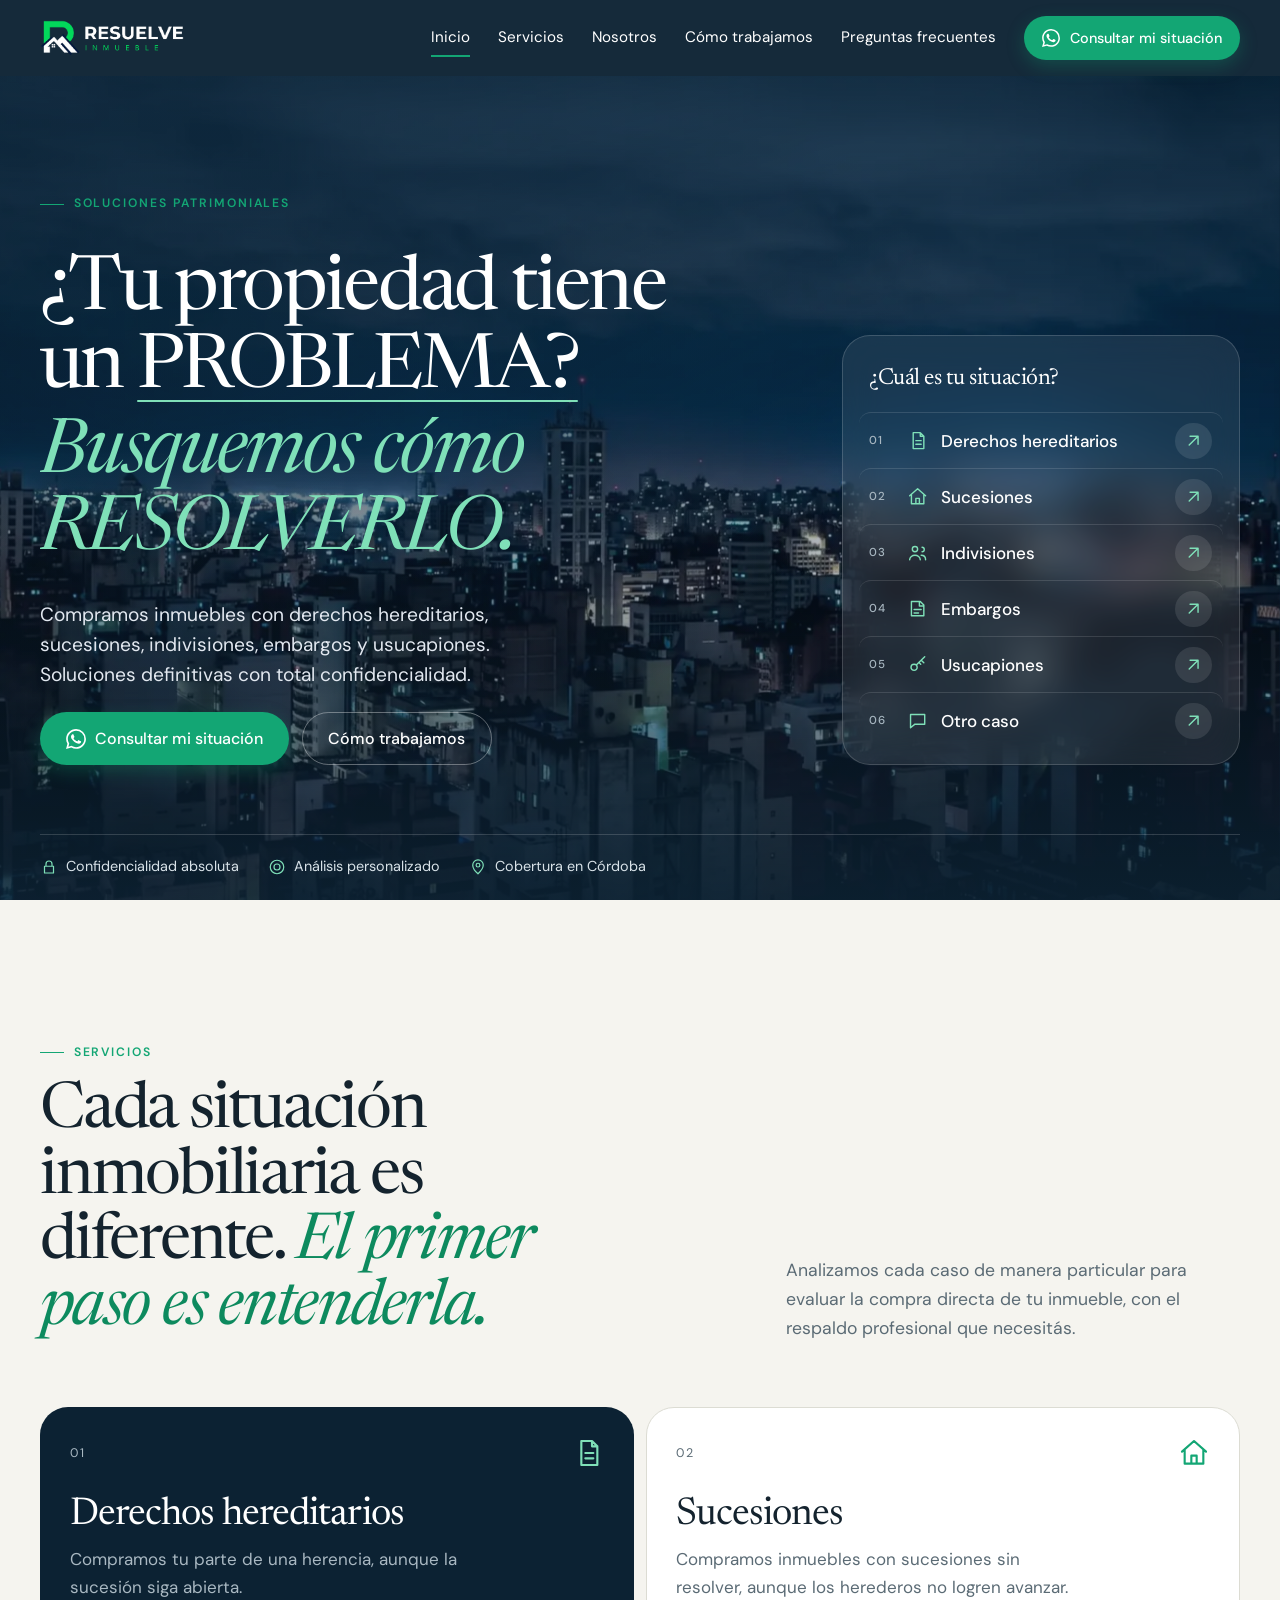
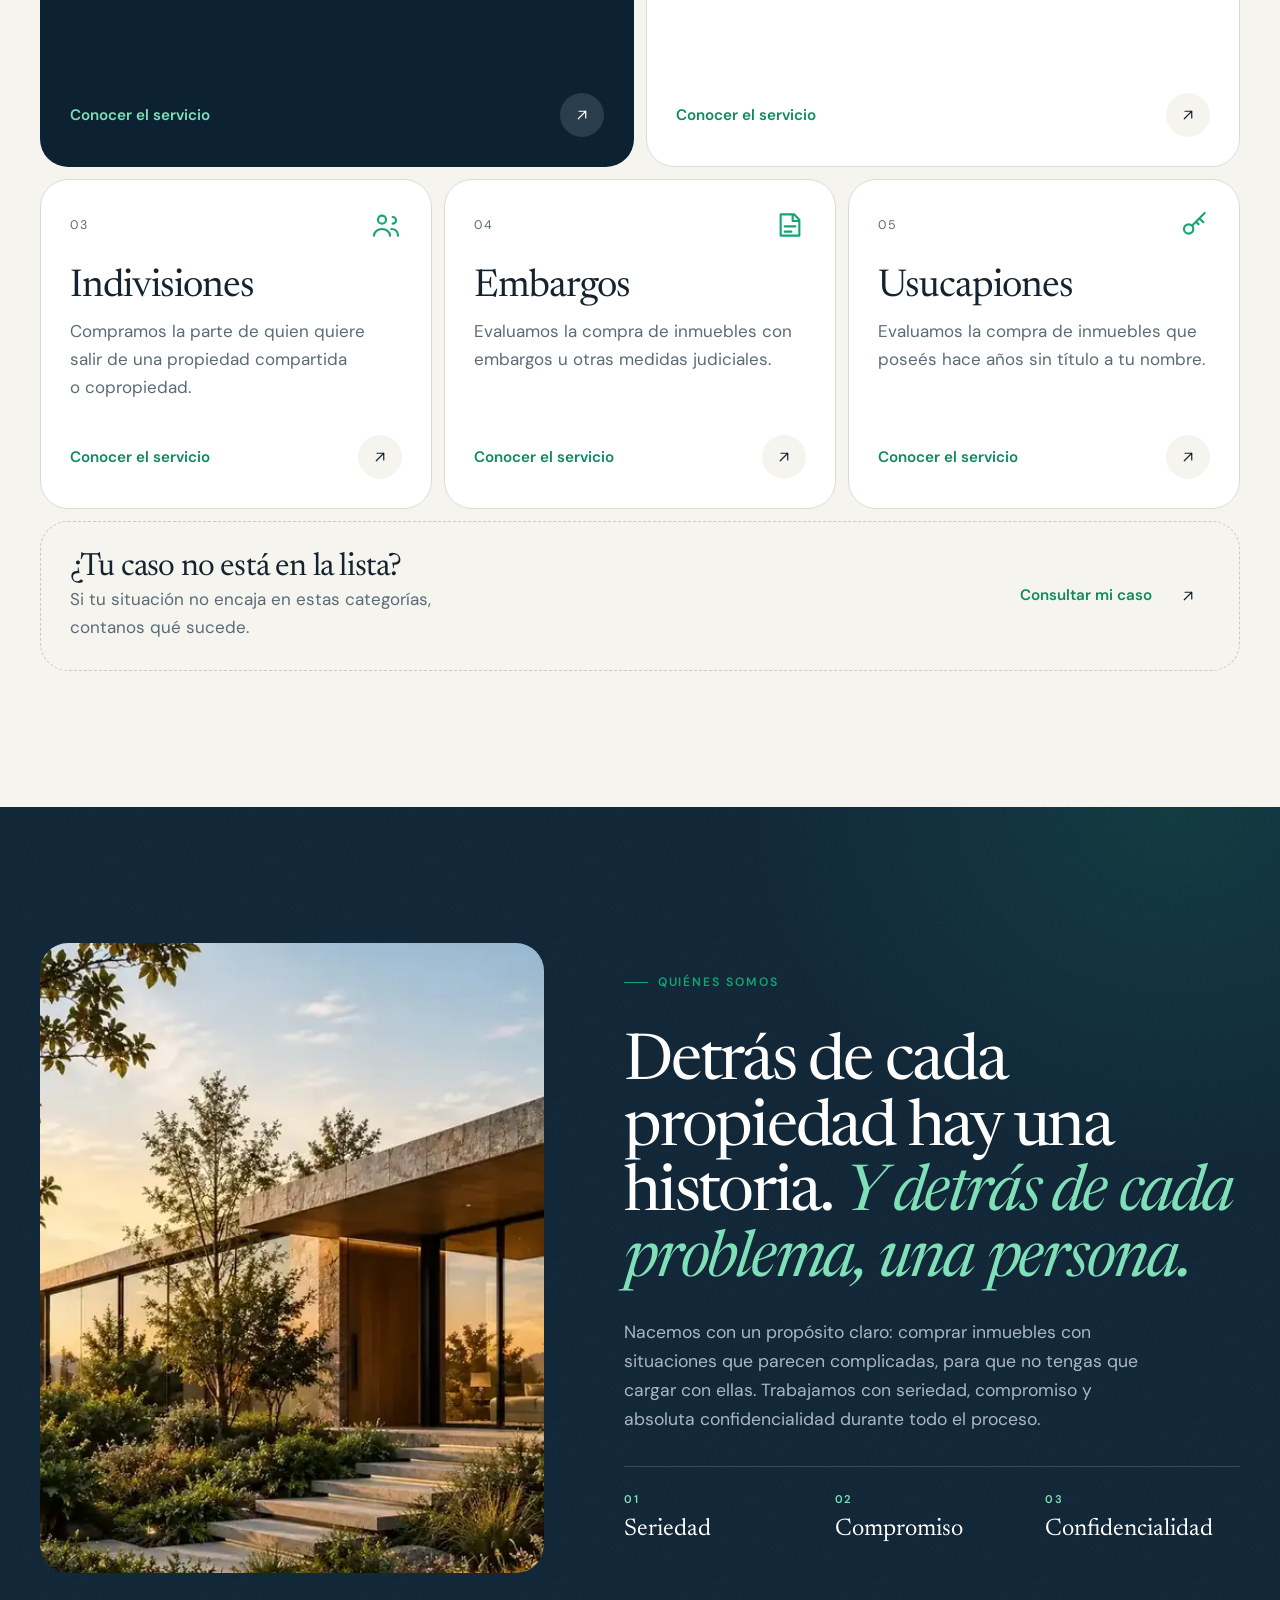
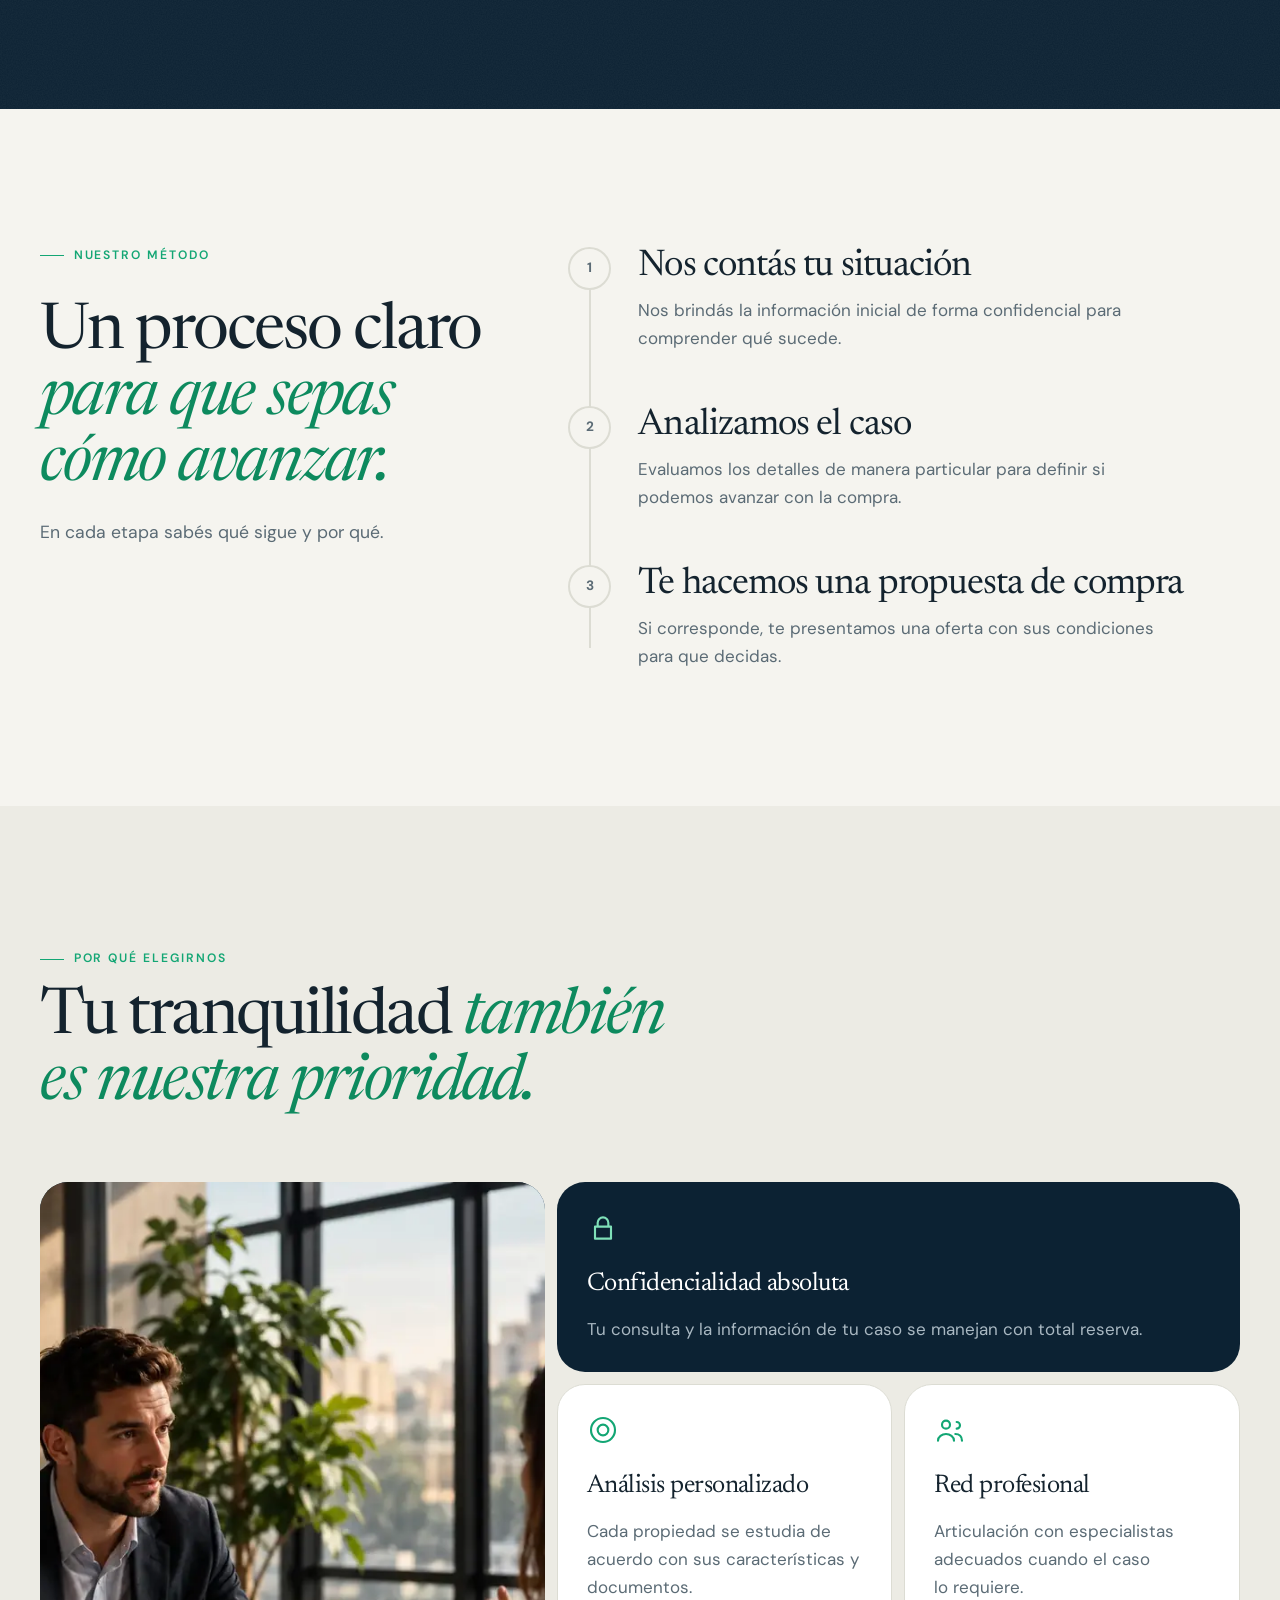
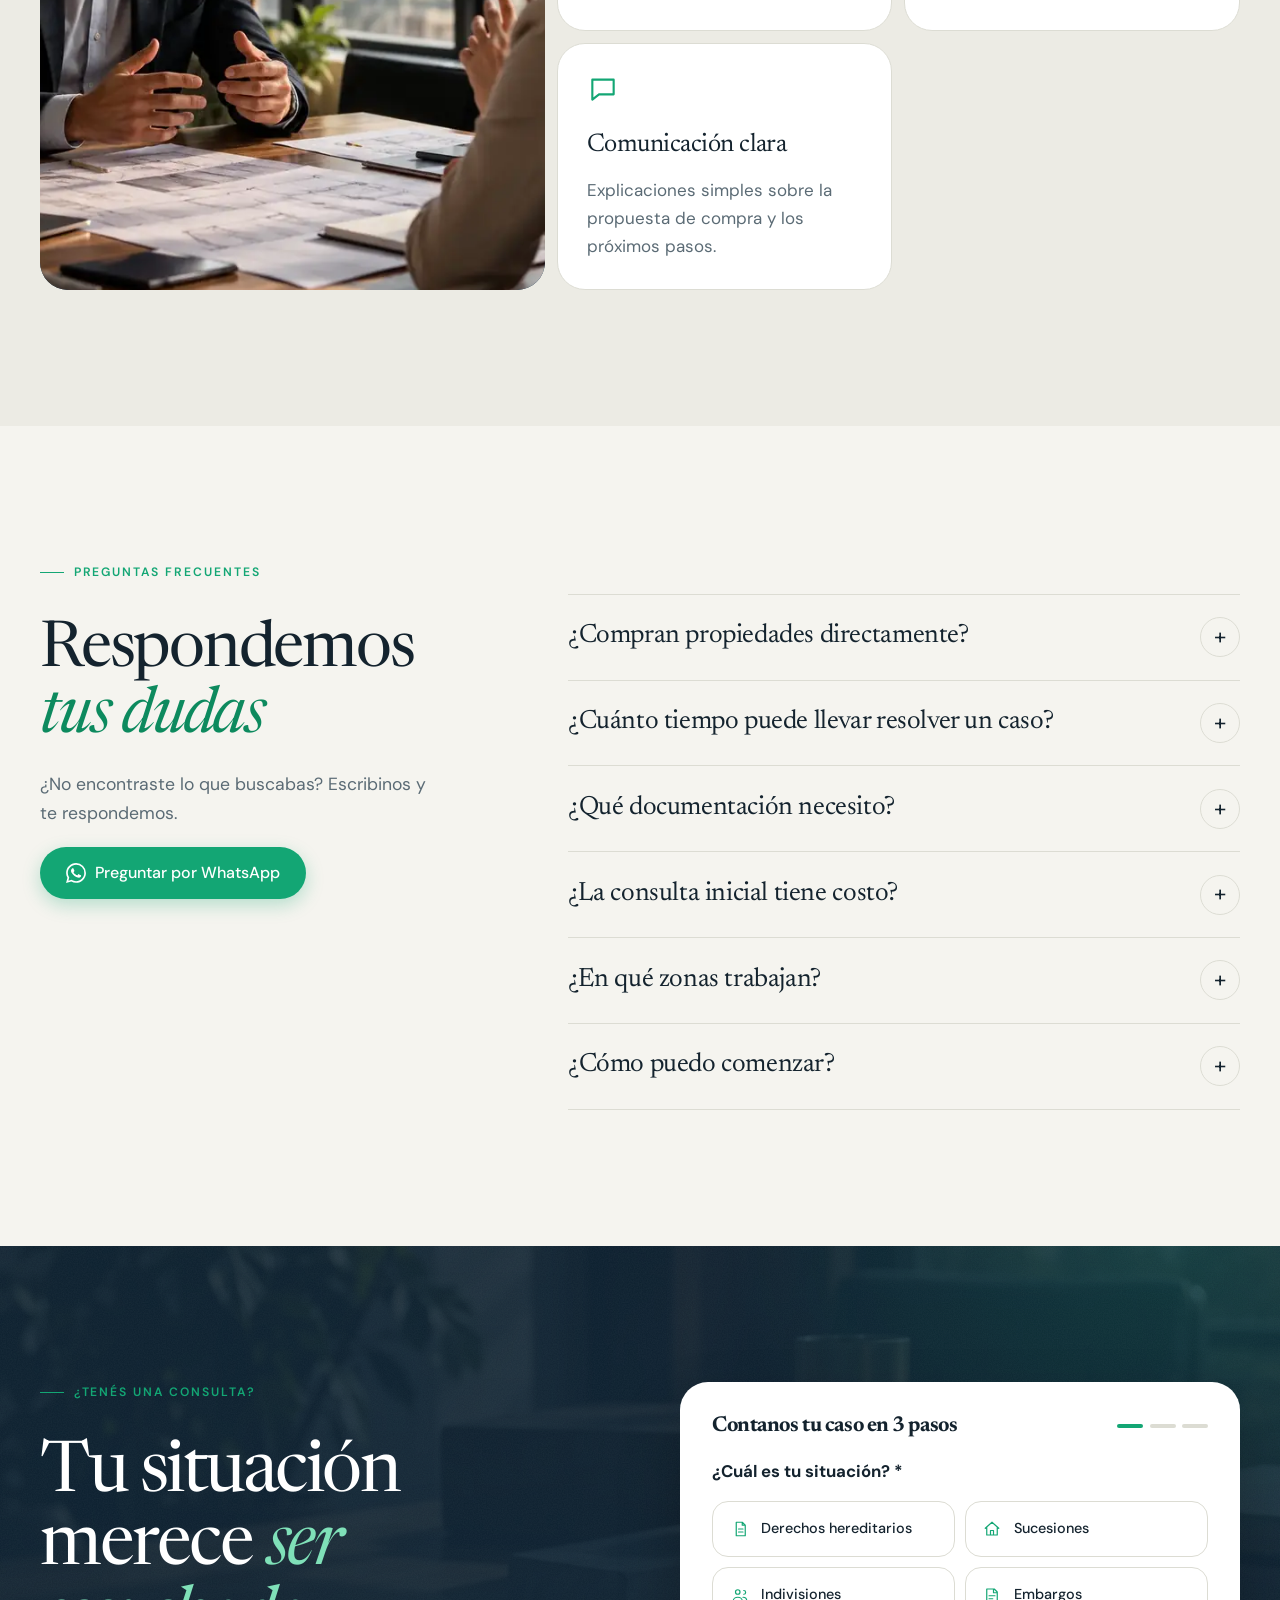
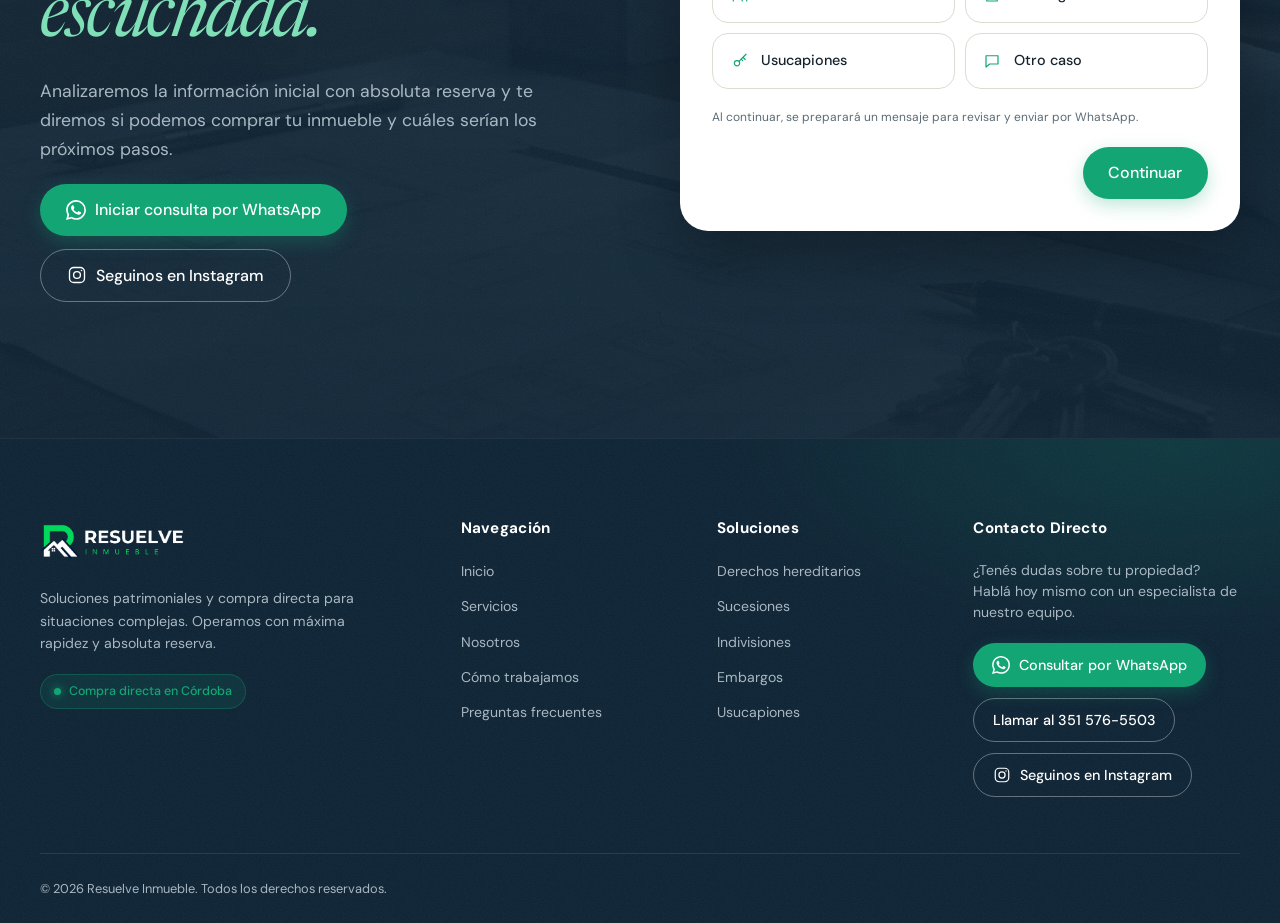
<file: index.html>
<!DOCTYPE html>
<html lang="es-AR">
<head>
  <!-- =========================================================
     RESUELVE INMUEBLE — index.html
     Índice de secciones:
     1. Head
     2. Iconos (SVG Sprite)
     3. Header / Navegación
     4. Hero
     5. Servicios y tarjetas
     6. Quiénes somos
     7. Método (pasos)
     8. Por qué elegirnos
     9. Preguntas frecuentes
     10. Contacto y formulario
     11. Footer
     ========================================================= -->

  <!-- ===== INICIO: 1. HEAD ===== -->
  <meta charset="UTF-8">
  <meta name="viewport" content="width=device-width, initial-scale=1.0">
  <title>Compra directa de inmuebles en Córdoba | Resuelve Inmueble</title>
  <meta name="description" content="Compra directa de propiedades con derechos hereditarios, sucesiones, indivisiones, embargos o usucapiones. Consulta confidencial por WhatsApp.">
  <meta name="robots" content="index, follow, max-image-preview:large, max-snippet:-1">
  <meta name="author" content="Resuelve Inmueble">
  <script>(function(){var d=document.documentElement;try{var f=/[?&]intro/.test(location.search),v=sessionStorage.getItem("resuelve-intro"),c=navigator.connection;d.classList.add((v&&!f)||matchMedia("(prefers-reduced-motion:reduce)").matches||(c&&c.saveData)?"no-intro":"intro-on")}catch(e){d.classList.add("intro-on")}setTimeout(function(){d.classList.remove("intro-on")},4500)})()</script>
  <meta name="theme-color" content="#0c2233">
  <meta name="format-detection" content="telephone=no">
  <meta name="geo.region" content="AR-X">
  <link rel="canonical" href="https://resuelveinmueble.vercel.app/">
  
  <link rel="manifest" href="site.webmanifest">

  <link rel="icon" href="favicon.ico" sizes="48x48">
  <link rel="icon" href="icon-192.png" type="image/png" sizes="192x192">
  <link rel="apple-touch-icon" href="apple-touch-icon.png">
  <link rel="preconnect" href="https://fonts.googleapis.com">
  <link rel="preconnect" href="https://fonts.gstatic.com" crossorigin>
  <link rel="preload" as="image" href="img/heromb.webp" media="(max-width: 768px)" fetchpriority="high">
  <link rel="preload" as="image" href="img/heropc.webp" media="(min-width: 769px)" fetchpriority="high">
  <link rel="preload" as="style" href="https://fonts.googleapis.com/css2?family=DM+Sans:wght@400;500;700&family=Newsreader:ital,opsz,wght@0,6..72,400;0,6..72,500;1,6..72,400&display=swap" onload="this.onload=null;this.rel='stylesheet'">
  <noscript><link rel="stylesheet" href="https://fonts.googleapis.com/css2?family=DM+Sans:wght@400;500;700&family=Newsreader:ital,opsz,wght@0,6..72,400;0,6..72,500;1,6..72,400&display=swap"></noscript>

  <!-- Open Graph -->
  <meta property="og:type" content="website">
  <meta property="og:site_name" content="Resuelve Inmueble">
  <meta property="og:locale" content="es_AR">
  <meta property="og:title" content="Resuelve Inmueble | Soluciones para situaciones complejas">
  <meta property="og:description" content="Compra directa de propiedades con derechos hereditarios, sucesiones, indivisiones, embargos o usucapiones. Consulta confidencial por WhatsApp.">
  <meta property="og:url" content="https://resuelveinmueble.vercel.app/">
  <meta property="og:image" content="https://resuelveinmueble.vercel.app/img/og-image.jpg">
  <meta property="og:image:width" content="1200">
  <meta property="og:image:height" content="630">
  <meta property="og:image:type" content="image/jpeg">
  <meta property="og:image:alt" content="Resuelve Inmueble: soluciones para situaciones complejas">
  <meta name="twitter:card" content="summary_large_image">
  <meta name="twitter:title" content="Resuelve Inmueble | Soluciones para situaciones complejas">
  <meta name="twitter:description" content="Compra directa de propiedades con derechos hereditarios, sucesiones, indivisiones, embargos o usucapiones. Consulta confidencial por WhatsApp.">
  <meta name="twitter:image" content="https://resuelveinmueble.vercel.app/img/og-image.jpg">
  <meta name="twitter:image:alt" content="Resuelve Inmueble: soluciones para situaciones complejas">

  <!-- Datos estructurados -->
  <script type="application/ld+json">{"@context": "https://schema.org", "@graph": [{"@type": "ProfessionalService", "@id": "https://resuelveinmueble.vercel.app/#organizacion", "name": "Resuelve Inmueble", "url": "https://resuelveinmueble.vercel.app/", "logo": "https://resuelveinmueble.vercel.app/img/icono.png", "image": "https://resuelveinmueble.vercel.app/img/heropc.webp", "description": "Compra directa de propiedades con derechos hereditarios, sucesiones, indivisiones, embargos y usucapiones.", "areaServed": {"@type": "AdministrativeArea", "name": "Córdoba"}, "availableLanguage": "es-AR", "telephone": ["+54-9-351-657-8580", "+54-351-576-5503"], "sameAs": ["https://instagram.com/resuelveinmueble"], "knowsAbout": ["Derechos hereditarios", "Sucesiones", "Indivisiones", "Embargos", "Usucapiones"], "hasOfferCatalog": {"@type": "OfferCatalog", "name": "Soluciones patrimoniales", "itemListElement": [{"@type": "Offer", "itemOffered": {"@type": "Service", "name": "Derechos hereditarios"}}, {"@type": "Offer", "itemOffered": {"@type": "Service", "name": "Sucesiones"}}, {"@type": "Offer", "itemOffered": {"@type": "Service", "name": "Indivisiones"}}, {"@type": "Offer", "itemOffered": {"@type": "Service", "name": "Embargos"}}, {"@type": "Offer", "itemOffered": {"@type": "Service", "name": "Usucapiones"}}]}}, {"@type": "WebSite", "@id": "https://resuelveinmueble.vercel.app/#web", "url": "https://resuelveinmueble.vercel.app/", "name": "Resuelve Inmueble", "inLanguage": "es-AR", "publisher": {"@id": "https://resuelveinmueble.vercel.app/#organizacion"}}, {"@type": "FAQPage", "mainEntity": [{"@type": "Question", "name": "¿Compran propiedades directamente?", "acceptedAnswer": {"@type": "Answer", "text": "Sí, evaluamos la compra directa del inmueble según su estado y su situación legal."}}, {"@type": "Question", "name": "¿Cuánto tiempo puede llevar resolver un caso?", "acceptedAnswer": {"@type": "Answer", "text": "Depende de cada situación particular. Después del análisis inicial te informamos los plazos estimados."}}, {"@type": "Question", "name": "¿Qué documentación necesito?", "acceptedAnswer": {"@type": "Answer", "text": "Para empezar alcanza con contarnos tu situación. Luego te indicamos qué documentos conviene reunir."}}, {"@type": "Question", "name": "¿La consulta inicial tiene costo?", "acceptedAnswer": {"@type": "Answer", "text": "Te informamos todas las condiciones con total transparencia antes de avanzar."}}, {"@type": "Question", "name": "¿En qué zonas trabajan?", "acceptedAnswer": {"@type": "Answer", "text": "Trabajamos únicamente con inmuebles ubicados en la provincia de Córdoba. Podés consultarnos online desde donde estés."}}, {"@type": "Question", "name": "¿Cómo puedo comenzar?", "acceptedAnswer": {"@type": "Answer", "text": "Escribinos por WhatsApp o completá el formulario y te respondemos a la brevedad."}}]}]}</script>

  <link rel="stylesheet" href="style.css">
  <script src="main.js" defer></script>
  <!-- ===== FIN: 1. HEAD ===== -->
</head>
<body>
<div id="intro" aria-hidden="true">
  <div class="in-c">
    <div class="in-stage">
      <div class="in-aura"></div>
      <svg class="in-city" viewBox="0 0 600 260" role="presentation" focusable="false">
        <defs>
          <linearGradient id="inSp" x1="0" y1="0" x2="0" y2="1"><stop offset="0" stop-color="#ffd27d" stop-opacity=".85"/><stop offset="1" stop-color="#ffd27d" stop-opacity="0"/></linearGradient>
          <radialGradient id="inGl"><stop offset="0" stop-color="#ffc766" stop-opacity=".55"/><stop offset="1" stop-color="#ffc766" stop-opacity="0"/></radialGradient>
        </defs>
        <g fill="#0e2638"><rect x="18" y="176" width="36" height="44"/><rect x="58" y="158" width="28" height="62"/><rect x="512" y="168" width="34" height="52"/><rect x="548" y="148" width="30" height="72"/></g>
        <g fill="#10293c" stroke="#fff" stroke-opacity=".07"><path d="M96 220V174L140 142L184 174V220Z"/><path d="M416 220V178L466 146L516 178V220Z"/></g>
        <g fill="#15324a"><rect x="122" y="178" width="16" height="18" rx="1"/><rect x="142" y="178" width="16" height="18" rx="1"/><rect x="448" y="182" width="16" height="18" rx="1"/><rect x="468" y="182" width="16" height="18" rx="1"/></g>
        <path class="in-spill" d="M286 220H314L362 258H238Z" fill="url(#inSp)"/>
        <rect x="336" y="70" width="18" height="44" fill="#143349"/>
        <path d="M212 128L300 56L388 128Z" fill="#163a54" stroke="#fff" stroke-opacity=".1"/>
        <rect x="230" y="124" width="140" height="96" fill="#123049" stroke="#fff" stroke-opacity=".1"/>
        <g fill="url(#inGl)"><circle class="wg" style="--d:.45s" cx="300" cy="97" r="34"/><circle class="wg" style="--d:.7s" cx="261" cy="165" r="38"/><circle class="wg" style="--d:.9s" cx="339" cy="165" r="38"/><circle class="wg" style="--d:1.15s" cx="300" cy="193" r="42"/></g>
        <g fill="#1c3c56"><rect class="wf" style="--d:.45s" x="289" y="84" width="22" height="26" rx="11"/><rect class="wf" style="--d:.7s" x="246" y="148" width="30" height="34" rx="2"/><rect class="wf" style="--d:.9s" x="324" y="148" width="30" height="34" rx="2"/><rect class="wf" style="--d:1.15s" x="286" y="166" width="28" height="54" rx="2"/></g>
        <line x1="0" y1="220" x2="600" y2="220" stroke="#fff" stroke-opacity=".16"/>
      </svg>
    </div>
  </div>
  <div class="in-fg">
    <div class="in-brand"><img src="img/logo.webp" alt="" width="842" height="210" decoding="async"></div>
    <p class="in-tag">Soluciones patrimoniales</p>
  </div>
</div>
<a class="skip-link" href="#contenido">Saltar al contenido</a>

<!-- ===== INICIO: 2. ICONOS (SVG SPRITE) ===== -->
<svg width="0" height="0" style="position:absolute" aria-hidden="true">
  <symbol id="i-sucesiones" viewBox="0 0 24 24"><path d="M3 11l9-8 9 8M5 10v10h14V10M10 20v-6h4v6"/></symbol>
  <symbol id="i-indivisiones" viewBox="0 0 24 24"><path d="M9 11a3 3 0 100-6 3 3 0 000 6zM3 20c0-3 3-5 6-5s6 2 6 5M17 11a2.5 2.5 0 100-5M16 15c3 0 5 2 5 5"/></symbol>
  <symbol id="i-embargos" viewBox="0 0 24 24"><path d="M5 4h10l4 4v12H5zM14 4v5h5M8 13h8M8 17h5"/></symbol>
  <symbol id="i-confidencial" viewBox="0 0 24 24"><path d="M6 11h12v9H6zM8 11V8a4 4 0 018 0v3"/></symbol>
  <symbol id="i-usucapiones" viewBox="0 0 24 24"><path d="M8 18.5a3.5 3.5 0 100-7 3.5 3.5 0 000 7zM10.5 12.5L20 3M16 7l3 3M13.5 9.5l2 2"/></symbol>
  <symbol id="i-derechos" viewBox="0 0 24 24"><path d="M7 3h8l4 4v14H7zM15 3v4h4M10 12h6M10 16h6"/></symbol>
  <symbol id="i-cobertura" viewBox="0 0 24 24"><path d="M12 21s7-6.2 7-11.5a7 7 0 10-14 0C5 14.8 12 21 12 21zM12 12a2.5 2.5 0 100-5 2.5 2.5 0 000 5z"/></symbol>
  <symbol id="i-otros" viewBox="0 0 24 24"><path d="M4 5h16v11H9l-5 4z"/></symbol>
  <symbol id="i-analisis" viewBox="0 0 24 24"><path d="M12 21a9 9 0 100-18 9 9 0 000 18zM12 16a4 4 0 100-8 4 4 0 000 8z"/></symbol>
  <symbol id="i-whatsapp" viewBox="0 0 24 24"><path fill="currentColor" stroke="none" d="M17.472 14.382c-.297-.149-1.758-.867-2.03-.967-.273-.099-.471-.148-.67.15-.197.297-.767.966-.94 1.164-.173.199-.347.223-.644.075-.297-.15-1.255-.463-2.39-1.475-.883-.788-1.48-1.761-1.653-2.059-.173-.297-.018-.458.13-.606.134-.133.298-.347.446-.52.149-.174.198-.298.298-.497.099-.198.05-.371-.025-.52-.075-.149-.669-1.612-.916-2.207-.242-.579-.487-.5-.669-.51-.173-.008-.371-.01-.57-.01-.198 0-.52.074-.792.372-.272.297-1.04 1.016-1.04 2.479 0 1.462 1.065 2.875 1.213 3.074.149.198 2.096 3.2 5.077 4.487.709.306 1.262.489 1.694.625.712.227 1.36.195 1.871.118.571-.085 1.758-.719 2.006-1.413.248-.694.248-1.289.173-1.413-.074-.124-.272-.198-.57-.347m-5.421 7.403h-.004a9.87 9.87 0 01-5.031-1.378l-.361-.214-3.741.982.998-3.648-.235-.374a9.86 9.86 0 01-1.51-5.26c.001-5.45 4.436-9.884 9.888-9.884 2.64 0 5.122 1.03 6.988 2.898a9.825 9.825 0 012.893 6.994c-.003 5.45-4.437 9.884-9.885 9.884m8.413-18.297A11.815 11.815 0 0012.05 0C5.495 0 .16 5.335.157 11.892c0 2.096.547 4.142 1.588 5.945L.057 24l6.305-1.654a11.882 11.882 0 005.683 1.448h.005c6.554 0 11.89-5.335 11.893-11.893a11.821 11.821 0 00-3.48-8.413Z"/></symbol>
  <symbol id="i-instagram" viewBox="0 0 24 24"><rect x="3" y="3" width="18" height="18" rx="5.2"/><circle cx="12" cy="12" r="4.1"/><circle cx="17.4" cy="6.6" r=".95" fill="currentColor" stroke="none"/></symbol>
  <symbol id="i-arrow" viewBox="0 0 24 24"><path d="M7 17L17 7M8 7h9v9"/></symbol>
</svg>
<!-- ===== FIN: 2. ICONOS (SVG SPRITE) ===== -->

<!-- ===== INICIO: 3. HEADER / NAVEGACIÓN ===== -->
<header class="site-header" id="site-header">
  <div class="container header-inner">
    <a href="#inicio" class="brand" aria-label="Resuelve Inmueble, ir al inicio">
      <img src="img/logo.webp" alt="Logo Resuelve Inmueble" class="brand-img" width="842" height="210">
    </a>

    <button class="menu-toggle" id="menu-toggle" aria-expanded="false" aria-controls="main-nav" aria-label="Abrir menú">
      <span></span><span></span><span></span>
    </button>

        <nav class="main-nav" id="main-nav" aria-label="Principal">
      <a href="#inicio">Inicio</a>
      <a href="#servicios">Servicios</a>
      <a href="#nosotros">Nosotros</a>
      <a href="#metodo">Cómo trabajamos</a>
      <a href="#faq">Preguntas frecuentes</a>
      <a href="https://wa.me/5493516578580" class="btn btn-primary btn-sm" data-whatsapp>
        <svg class="icon"><use href="#i-whatsapp"/></svg> Consultar mi situación
      </a>
    </nav>

  </div>
  <div class="scroll-progress" id="scroll-progress" aria-hidden="true"></div>
</header>
<!-- ===== FIN: 3. HEADER / NAVEGACIÓN ===== -->

<main id="contenido">

<!-- ===== INICIO: 4. HERO ===== -->
<section class="hero" id="inicio" aria-labelledby="hero-title">
  <picture class="hero-bg" aria-hidden="true">
    <source media="(max-width: 768px)" srcset="img/heromb.webp">
    <img src="img/heropc.webp" alt="" width="1920" height="1080" fetchpriority="high" decoding="async">
  </picture>
  <div class="container hero-grid">
    <div class="hero-copy">
      <p class="eyebrow" data-in style="--d:.1s">Soluciones patrimoniales</p>
      <h1 id="hero-title"><span class="line"><span>¿Tu propiedad tiene un <span class="mark">PROBLEMA?</span></span></span><span class="line"><span class="it" style="--d:.4s">Busquemos cómo <span class="fix">RESOLVERLO</span>.</span></span></h1>
      <p class="hero-text" data-in style="--d:.7s">Compramos inmuebles con derechos hereditarios, sucesiones, indivisiones, embargos y usucapiones. Soluciones definitivas con total confidencialidad.</p>
      <div class="hero-actions" data-in style="--d:.9s">
        <a href="https://wa.me/5493516578580" class="btn btn-primary" data-whatsapp><svg class="icon"><use href="#i-whatsapp"/></svg> Consultar mi situación</a>
        <a href="#metodo" class="btn btn-ghost">Cómo trabajamos</a>
      </div>
    </div>
    <aside class="situacion" data-in style="--d:1s" aria-labelledby="sit-title">
      <p class="situacion-title" id="sit-title">¿Cuál es tu situación?</p>
      <ul><li><a href="derechos-hereditarios.html"><span class="n">01</span><svg class="icon"><use href="#i-derechos"/></svg><span class="t">Derechos hereditarios</span><span class="go"><svg class="icon"><use href="#i-arrow"/></svg></span></a></li><li><a href="sucesiones.html"><span class="n">02</span><svg class="icon"><use href="#i-sucesiones"/></svg><span class="t">Sucesiones</span><span class="go"><svg class="icon"><use href="#i-arrow"/></svg></span></a></li><li><a href="indivisiones.html"><span class="n">03</span><svg class="icon"><use href="#i-indivisiones"/></svg><span class="t">Indivisiones</span><span class="go"><svg class="icon"><use href="#i-arrow"/></svg></span></a></li><li><a href="embargos.html"><span class="n">04</span><svg class="icon"><use href="#i-embargos"/></svg><span class="t">Embargos</span><span class="go"><svg class="icon"><use href="#i-arrow"/></svg></span></a></li><li><a href="usucapiones.html"><span class="n">05</span><svg class="icon"><use href="#i-usucapiones"/></svg><span class="t">Usucapiones</span><span class="go"><svg class="icon"><use href="#i-arrow"/></svg></span></a></li><li><a href="#contacto" data-service="Otro caso"><span class="n">06</span><svg class="icon"><use href="#i-otros"/></svg><span class="t">Otro caso</span><span class="go"><svg class="icon"><use href="#i-arrow"/></svg></span></a></li></ul>
    </aside>
  </div>
  <div class="container" data-in style="--d:1.2s">
    <ul class="hero-proof">
      <li><svg class="icon"><use href="#i-confidencial"/></svg> Confidencialidad absoluta</li>
      <li><svg class="icon"><use href="#i-analisis"/></svg> Análisis personalizado</li>
      <li><svg class="icon"><use href="#i-cobertura"/></svg> Cobertura en Córdoba</li>
    </ul>
  </div>
</section>
<!-- ===== FIN: 4. HERO ===== -->
<!-- ===== INICIO: 4b. EVALUÁ TU CASO ===== -->
<section class="section eval" id="evaluar" aria-labelledby="eval-title" hidden>
  <div class="container">
    <div class="sec-head">
      <div>
        <p class="eyebrow">Orientación inicial</p>
        <h2 id="eval-title">Evaluá tu caso en <em>2 minutos.</em></h2>
      </div>
      <p class="sec-lead">Elegí tu situación y mirá qué documentación conviene reunir y cuáles son los primeros pasos. Sin compromiso y sin dejar tus datos.</p>
    </div>
    <div class="eval-box" data-eval>
      <div class="eval-tabs" role="group" aria-label="Elegí tu situación"><button type="button" class="eval-tab" data-key="derechos" aria-pressed="false"><svg class="icon"><use href="#i-derechos"/></svg><span>Derechos hereditarios</span></button><button type="button" class="eval-tab" data-key="sucesiones" aria-pressed="false"><svg class="icon"><use href="#i-sucesiones"/></svg><span>Sucesiones</span></button><button type="button" class="eval-tab" data-key="indivisiones" aria-pressed="false"><svg class="icon"><use href="#i-indivisiones"/></svg><span>Indivisiones</span></button><button type="button" class="eval-tab" data-key="embargos" aria-pressed="false"><svg class="icon"><use href="#i-embargos"/></svg><span>Embargos</span></button><button type="button" class="eval-tab" data-key="usucapiones" aria-pressed="false"><svg class="icon"><use href="#i-usucapiones"/></svg><span>Usucapiones</span></button><button type="button" class="eval-tab" data-key="otro" aria-pressed="false"><svg class="icon"><use href="#i-otros"/></svg><span>Otro caso</span></button></div>
      <div class="eval-panel" aria-live="polite">
        <div class="eval-top"><h3 data-ev="title"></h3><p data-ev="desc"></p></div>
        <div class="eval-cols">
          <div class="eval-docs-wrap">
            <p class="eval-h">Documentación que conviene reunir</p>
            <ul class="eval-docs" data-ev="docs"></ul>
            <div class="eval-meter" aria-hidden="true"><span class="m-bar"><i data-ev="bar"></i></span><span class="m-txt" data-ev="count"></span></div>
            <p class="eval-hint">Tildá lo que ya tenés: lo incluimos en tu mensaje. Si no tenés nada, no pasa nada: te guiamos.</p>
          </div>
          <div>
            <p class="eval-h">Primeros pasos</p>
            <ol class="eval-steps">
              <li><b>Nos contás tu situación</b><span>Por WhatsApp, de forma confidencial.</span></li>
              <li><b>Analizamos tu caso</b><span>Te decimos si podemos avanzar con la compra.</span></li>
              <li><b>Recibís una propuesta</b><span>Si corresponde, con sus condiciones para que decidas.</span></li>
            </ol>
            <p class="eval-note">Los plazos dependen de cada caso: tras el análisis te informamos tiempos estimados.</p>
          </div>
        </div>
        <div class="eval-cta">
          <button type="button" class="btn btn-primary" data-ev-send><svg class="icon"><use href="#i-whatsapp"/></svg> Enviar mi caso por WhatsApp</button>
          <a class="btn-text" data-ev-page href="#servicios">Ver más sobre esta situación</a>
        </div>
      </div>
    </div>
  </div>
</section>
<!-- ===== FIN: 4b. EVALUÁ TU CASO ===== -->

<!-- ===== INICIO: 5. SERVICIOS ===== -->
<section class="section" id="servicios">
  <div class="container">
    <header class="sec-head">
      <div><p class="eyebrow">Servicios</p><h2>Cada situación inmobiliaria es diferente. <em>El primer paso es entenderla.</em></h2></div>
      <p class="sec-lead">Analizamos cada caso de manera particular para evaluar la compra directa de tu inmueble, con el respaldo profesional que necesitás.</p>
    </header>
    <div class="svc-grid">
      <a class="svc svc-1" href="derechos-hereditarios.html">
        <span class="svc-top"><span class="svc-n">01</span><svg class="icon icon-lg"><use href="#i-derechos"/></svg></span>
        <h3>Derechos hereditarios</h3>
        <p>Compramos tu parte de una herencia, aunque la sucesión siga abierta.</p>
        <span class="svc-go">Conocer el servicio <i><svg class="icon"><use href="#i-arrow"/></svg></i></span>
      </a>
      <a class="svc svc-2" href="sucesiones.html">
        <span class="svc-top"><span class="svc-n">02</span><svg class="icon icon-lg"><use href="#i-sucesiones"/></svg></span>
        <h3>Sucesiones</h3>
        <p>Compramos inmuebles con sucesiones sin resolver, aunque los herederos no logren avanzar.</p>
        <span class="svc-go">Conocer el servicio <i><svg class="icon"><use href="#i-arrow"/></svg></i></span>
      </a>
      <a class="svc svc-3" href="indivisiones.html">
        <span class="svc-top"><span class="svc-n">03</span><svg class="icon icon-lg"><use href="#i-indivisiones"/></svg></span>
        <h3>Indivisiones</h3>
        <p>Compramos la parte de quien quiere salir de una propiedad compartida o copropiedad.</p>
        <span class="svc-go">Conocer el servicio <i><svg class="icon"><use href="#i-arrow"/></svg></i></span>
      </a>
      <a class="svc svc-4" href="embargos.html">
        <span class="svc-top"><span class="svc-n">04</span><svg class="icon icon-lg"><use href="#i-embargos"/></svg></span>
        <h3>Embargos</h3>
        <p>Evaluamos la compra de inmuebles con embargos u otras medidas judiciales.</p>
        <span class="svc-go">Conocer el servicio <i><svg class="icon"><use href="#i-arrow"/></svg></i></span>
      </a>
      <a class="svc svc-5" href="usucapiones.html">
        <span class="svc-top"><span class="svc-n">05</span><svg class="icon icon-lg"><use href="#i-usucapiones"/></svg></span>
        <h3>Usucapiones</h3>
        <p>Evaluamos la compra de inmuebles que poseés hace años sin título a tu nombre.</p>
        <span class="svc-go">Conocer el servicio <i><svg class="icon"><use href="#i-arrow"/></svg></i></span>
      </a>
      <a class="svc svc-6" href="#contacto" data-service="Otro caso">
        <span class="svc-copy"><h3>¿Tu caso no está en la lista?</h3><p>Si tu situación no encaja en estas categorías, contanos qué sucede.</p></span>
        <span class="svc-go">Consultar mi caso <i><svg class="icon"><use href="#i-arrow"/></svg></i></span>
      </a>
    </div>
  </div>
</section>
<!-- ===== FIN: 5. SERVICIOS ===== -->

<!-- ===== INICIO: 6. QUIÉNES SOMOS ===== -->
<section class="section section-dark" id="nosotros">
  <div class="container about2">
    <figure class="about-media" data-parallax><img src="img/casa.webp" alt="Arquitectura de una vivienda moderna" width="800" height="1000" loading="lazy" decoding="async"></figure>
    <div class="about-copy">
      <p class="eyebrow">Quiénes somos</p>
      <h2>Detrás de cada propiedad hay una historia. <em>Y detrás de cada problema, una persona.</em></h2>
      <p class="sec-lead">Nacemos con un propósito claro: comprar inmuebles con situaciones que parecen complicadas, para que no tengas que cargar con ellas. Trabajamos con seriedad, compromiso y absoluta confidencialidad durante todo el proceso.</p>
      <ul class="values"><li><small>01</small>Seriedad</li><li><small>02</small>Compromiso</li><li><small>03</small>Confidencialidad</li></ul>
    </div>
  </div>
</section>
<!-- ===== FIN: 6. QUIÉNES SOMOS ===== -->

<!-- ===== INICIO: 7. MÉTODO ===== -->
<section class="section" id="metodo">
  <div class="container method">
    <div class="method-head">
      <p class="eyebrow">Nuestro método</p>
      <h2>Un proceso claro <em>para que sepas cómo avanzar.</em></h2>
      <p class="sec-lead">En cada etapa sabés qué sigue y por qué.</p>
    </div>
    <ol class="tl">
      <li><span class="tl-n">1</span><h3>Nos contás tu situación</h3><p>Nos brindás la información inicial de forma confidencial para comprender qué sucede.</p></li>
      <li><span class="tl-n">2</span><h3>Analizamos el caso</h3><p>Evaluamos los detalles de manera particular para definir si podemos avanzar con la compra.</p></li>
      <li><span class="tl-n">3</span><h3>Te hacemos una propuesta de compra</h3><p>Si corresponde, te presentamos una oferta con sus condiciones para que decidas.</p></li>
    </ol>
  </div>
</section>
<!-- ===== FIN: 7. MÉTODO ===== -->

<!-- ===== INICIO: 8. POR QUÉ ELEGIRNOS ===== -->
<section class="section section-alt" id="confianza">
  <div class="container">
    <header class="sec-head"><div><p class="eyebrow">Por qué elegirnos</p><h2>Tu tranquilidad <em>también es nuestra prioridad.</em></h2></div></header>
    <div class="why">
      <figure class="why-media" data-parallax><img src="img/confianza.webp" alt="Asesoramiento profesional personalizado" width="800" height="600" loading="lazy" decoding="async"></figure>
      <div class="why-cards">
        <article class="why-card why-key"><svg class="icon icon-lg"><use href="#i-confidencial"/></svg><h3>Confidencialidad absoluta</h3><p>Tu consulta y la información de tu caso se manejan con total reserva.</p></article>
        <article class="why-card"><svg class="icon icon-lg"><use href="#i-analisis"/></svg><h3>Análisis personalizado</h3><p>Cada propiedad se estudia de acuerdo con sus características y documentos.</p></article>
        <article class="why-card"><svg class="icon icon-lg"><use href="#i-indivisiones"/></svg><h3>Red profesional</h3><p>Articulación con especialistas adecuados cuando el caso lo requiere.</p></article>
        <article class="why-card"><svg class="icon icon-lg"><use href="#i-otros"/></svg><h3>Comunicación clara</h3><p>Explicaciones simples sobre la propuesta de compra y los próximos pasos.</p></article>
      </div>
    </div>
  </div>
</section>
<!-- ===== FIN: 8. POR QUÉ ELEGIRNOS ===== -->

<!-- ===== INICIO: 9. PREGUNTAS FRECUENTES ===== -->
<section class="section" id="faq">
  <div class="container faq2">
    <div class="faq-head">
      <p class="eyebrow">Preguntas frecuentes</p>
      <h2>Respondemos <em>tus dudas</em></h2>
      <p class="sec-lead">¿No encontraste lo que buscabas? Escribinos y te respondemos.</p>
      <a href="https://wa.me/5493516578580" class="btn btn-primary" data-whatsapp><svg class="icon"><use href="#i-whatsapp"/></svg> Preguntar por WhatsApp</a>
    </div>
    <div class="faq-grid">
      <details name="faq"><summary>¿Compran propiedades directamente?</summary><p>Sí, evaluamos la compra directa del inmueble según su estado y su situación legal.</p></details>
      <details name="faq"><summary>¿Cuánto tiempo puede llevar resolver un caso?</summary><p>Depende de cada situación particular. Después del análisis inicial te informamos los plazos estimados.</p></details>
      <details name="faq"><summary>¿Qué documentación necesito?</summary><p>Para empezar alcanza con contarnos tu situación. Luego te indicamos qué documentos conviene reunir.</p></details>
      <details name="faq"><summary>¿La consulta inicial tiene costo?</summary><p>Te informamos todas las condiciones con total transparencia antes de avanzar.</p></details>
      <details name="faq"><summary>¿En qué zonas trabajan?</summary><p>Trabajamos únicamente con inmuebles ubicados en la provincia de Córdoba. Podés consultarnos online desde donde estés.</p></details>
      <details name="faq"><summary>¿Cómo puedo comenzar?</summary><p>Escribinos por WhatsApp o completá el formulario y te respondemos a la brevedad.</p></details>
    </div>
  </div>
</section>
<!-- ===== FIN: 9. PREGUNTAS FRECUENTES ===== -->

<!-- ===== INICIO: 10. CONTACTO Y FORMULARIO ===== -->
<section class="section section-dark contact" id="contacto">
  <div class="container contact-inner">
    <div class="contact-copy">
      <p class="eyebrow">¿Tenés una consulta?</p>
      <h2>Tu situación merece <em>ser escuchada.</em></h2>
      <p class="sec-lead">Analizaremos la información inicial con absoluta reserva y te diremos si podemos comprar tu inmueble y cuáles serían los próximos pasos.</p>
      <div class="cta-actions">
        <a href="https://wa.me/5493516578580" class="btn btn-primary" data-whatsapp><svg class="icon"><use href="#i-whatsapp"/></svg> Iniciar consulta por WhatsApp</a>
        <a href="https://instagram.com/resuelveinmueble" class="btn btn-ghost" target="_blank" rel="noopener noreferrer" data-instagram><svg class="icon"><use href="#i-instagram"/></svg> Seguinos en Instagram</a>
      </div>
    </div>
    <form class="form mform" id="contact-form" novalidate>
      <div class="mform-top"><p class="form-title">Contanos tu caso en 3 pasos</p><ol class="mform-dots" aria-hidden="true"><li class="on"></li><li></li><li></li></ol></div>
      <fieldset class="step is-current" data-step="1"><legend>¿Cuál es tu situación? *</legend><div class="opts"><label class="opt"><input type="radio" name="situacion" value="Derechos hereditarios" required><span><svg class="icon"><use href="#i-derechos"/></svg>Derechos hereditarios</span></label><label class="opt"><input type="radio" name="situacion" value="Sucesiones"><span><svg class="icon"><use href="#i-sucesiones"/></svg>Sucesiones</span></label><label class="opt"><input type="radio" name="situacion" value="Indivisiones"><span><svg class="icon"><use href="#i-indivisiones"/></svg>Indivisiones</span></label><label class="opt"><input type="radio" name="situacion" value="Embargos"><span><svg class="icon"><use href="#i-embargos"/></svg>Embargos</span></label><label class="opt"><input type="radio" name="situacion" value="Usucapiones"><span><svg class="icon"><use href="#i-usucapiones"/></svg>Usucapiones</span></label><label class="opt"><input type="radio" name="situacion" value="Otro caso"><span><svg class="icon"><use href="#i-otros"/></svg>Otro caso</span></label></div></fieldset>
      <fieldset class="step" data-step="2"><legend>Sobre el inmueble</legend>
        <label>¿En qué localidad de Córdoba está? *<input type="text" name="localidad" placeholder="Localidad" required autocomplete="address-level2"></label>
        <label>Contanos brevemente qué sucede<textarea name="mensaje" rows="3" placeholder="Describí tu situación con tranquilidad."></textarea></label>
      </fieldset>
      <fieldset class="step" data-step="3"><legend>¿Cómo te contactamos?</legend>
        <label>Nombre *<input type="text" name="nombre" placeholder="¿Cómo te llamás?" required autocomplete="name"></label>
        <label>Teléfono de contacto *<input type="tel" inputmode="tel" name="telefono" placeholder="Número de contacto" required autocomplete="tel"></label>
      </fieldset>
      <p class="form-note">Al continuar, se preparará un mensaje para revisar y enviar por WhatsApp.</p>
      <p class="form-error" id="form-error" role="alert" hidden>Completá los campos obligatorios (*) para continuar.</p>
      <p class="form-ok" id="form-ok" role="status" hidden>Listo: se abrió WhatsApp con tu consulta. Revisala y enviala cuando quieras.</p>
      <div class="mform-nav">
        <button type="button" class="btn-text" data-prev>← Atrás</button>
        <button type="button" class="btn btn-primary" data-next>Continuar</button>
        <button type="submit" class="btn btn-primary" data-send><svg class="icon"><use href="#i-whatsapp"/></svg> Enviar por WhatsApp</button>
      </div>
    </form>
  </div>
</section>
<!-- ===== FIN: 10. CONTACTO Y FORMULARIO ===== -->

</main>

<!-- ===== INICIO: 11. FOOTER ===== -->
<footer class="site-footer">
  <div class="container">
    <div class="footer-top">
      <!-- Columna 1: Branding y Propósito -->
      <div class="footer-brand">
        <a href="#inicio" class="brand" aria-label="Resuelve Inmueble, ir al inicio">
          <img src="img/logo.webp" alt="Logo Resuelve Inmueble" class="brand-img" width="842" height="210">
        </a>
        <p class="footer-desc">Soluciones patrimoniales y compra directa para situaciones complejas. Operamos con máxima rapidez y absoluta reserva.</p>
        <div class="footer-badge">
          <span class="badge-dot"></span> Compra directa en Córdoba
        </div>
      </div>

      <!-- Wrapper para agrupar Navegación y Soluciones en Celulares -->
      <div class="footer-nav-wrapper">
        <!-- Columna 2: Navegación Rápida -->
        <div class="footer-nav-col">
          <h4>Navegación</h4>
          <nav class="footer-links">
            <a href="#inicio">Inicio</a>
            <a href="#servicios">Servicios</a>
            <a href="#nosotros">Nosotros</a>
            <a href="#metodo">Cómo trabajamos</a>
            <a href="#faq">Preguntas frecuentes</a>
          </nav>
        </div>

        <!-- Columna 3: Servicios Principales -->
        <div class="footer-nav-col">
          <h4>Soluciones</h4>
          <nav class="footer-links">
            <a href="derechos-hereditarios.html">Derechos hereditarios</a>
            <a href="sucesiones.html">Sucesiones</a>
            <a href="indivisiones.html">Indivisiones</a>
            <a href="embargos.html">Embargos</a>
            <a href="usucapiones.html">Usucapiones</a>
          </nav>
        </div>
      </div>

      <!-- Columna 4: Contacto Directo -->
      <div class="footer-contact-col">
        <h4>Contacto Directo</h4>
        <p class="footer-contact-text">¿Tenés dudas sobre tu propiedad? Hablá hoy mismo con un especialista de nuestro equipo.</p>
        <div class="footer-actions">
          <a href="https://wa.me/5493516578580" class="btn btn-primary btn-sm footer-btn" data-whatsapp>
            <svg class="icon"><use href="#i-whatsapp"/></svg> Consultar por WhatsApp
          </a>
          <a href="tel:+543515765503" class="btn btn-ghost btn-sm footer-btn">
            Llamar al 351 576-5503
          </a>
          <a href="https://instagram.com/resuelveinmueble" class="btn btn-ghost btn-sm footer-btn" target="_blank" rel="noopener noreferrer" data-instagram>
            <svg class="icon"><use href="#i-instagram"/></svg> Seguinos en Instagram
          </a>
        </div>
      </div>
    </div>

    <!-- Barra Inferior de Copyright -->
    <div class="footer-bottom">
      <span>© <span id="year">2026</span> Resuelve Inmueble. Todos los derechos reservados.</span>
    </div>
  </div>
</footer>
<!-- ===== FIN: 11. FOOTER ===== -->


<a href="https://wa.me/5493516578580" class="wa-float" data-whatsapp aria-label="Consultar por WhatsApp"><svg class="icon"><use href="#i-whatsapp"/></svg></a>
<noscript><style>[data-in],.line>span{opacity:1!important;transform:none!important;animation:none!important}</style></noscript>
</body>
</html>
</file>
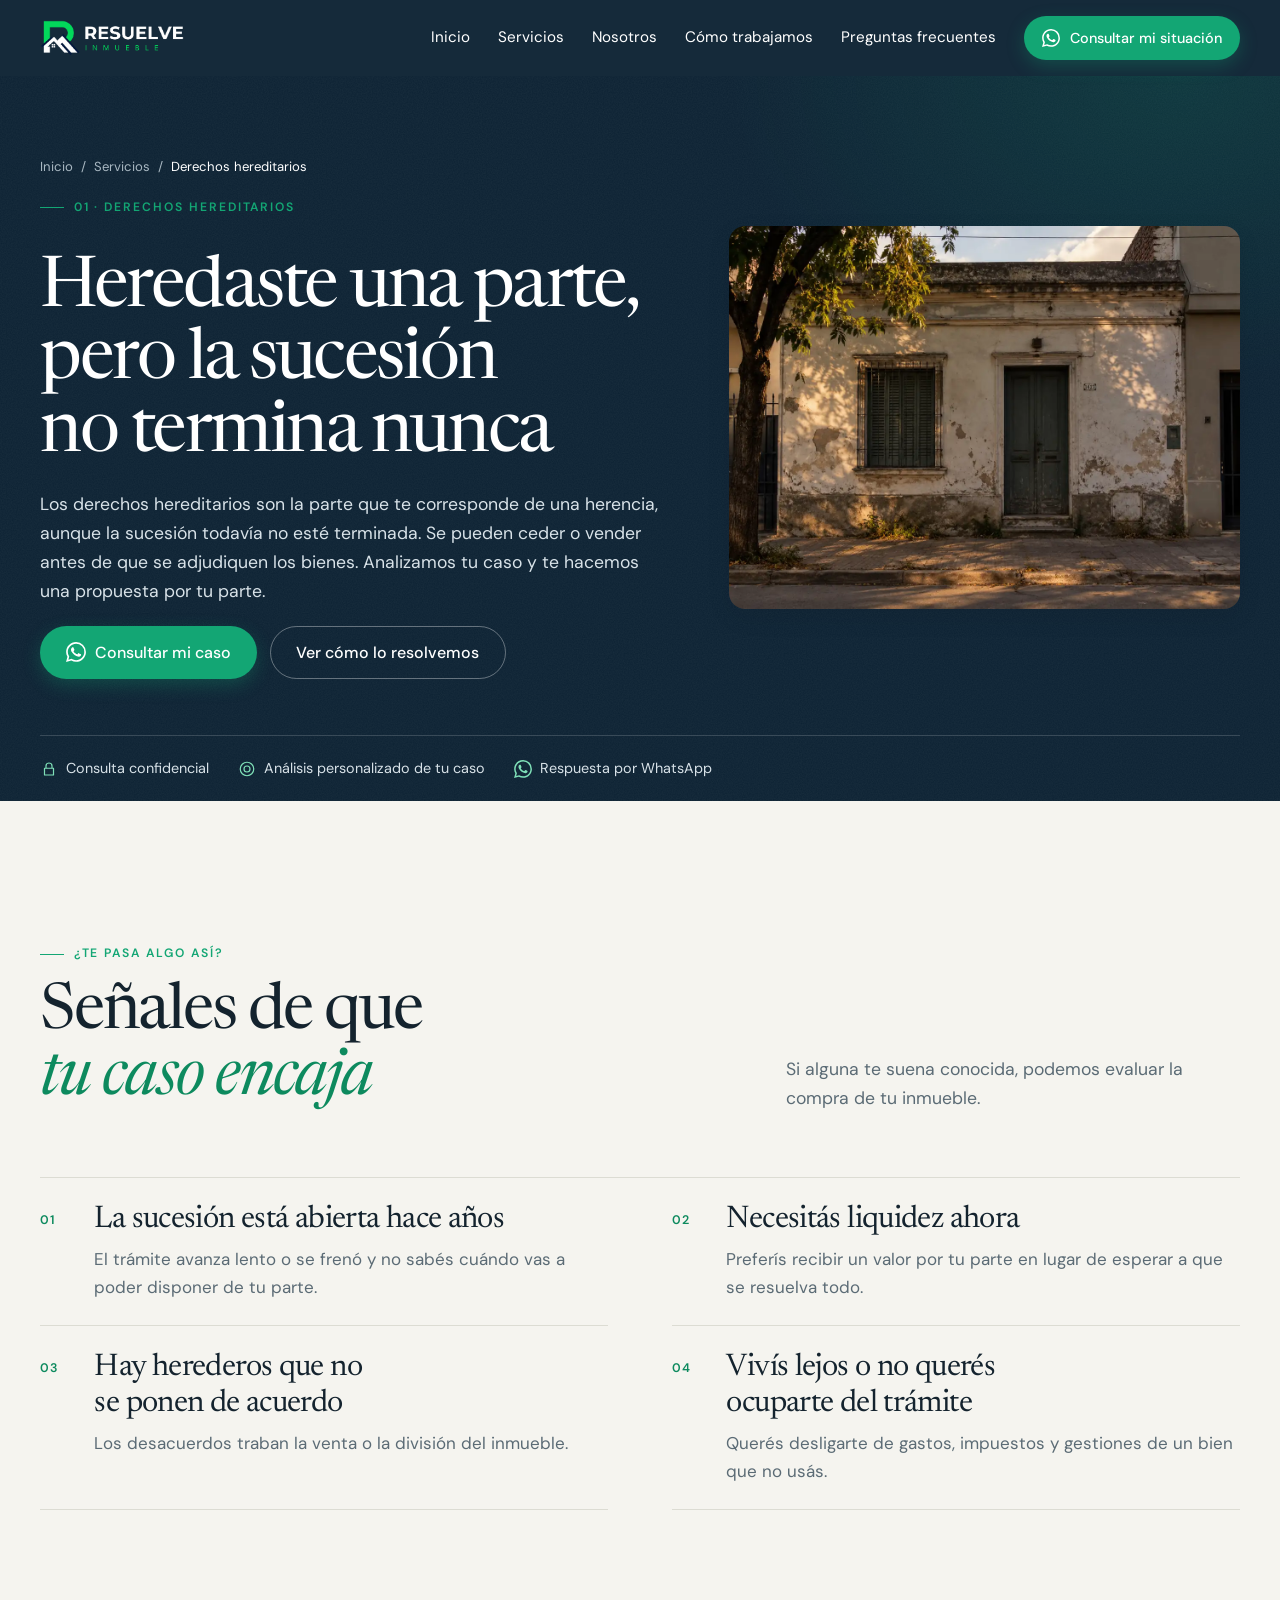
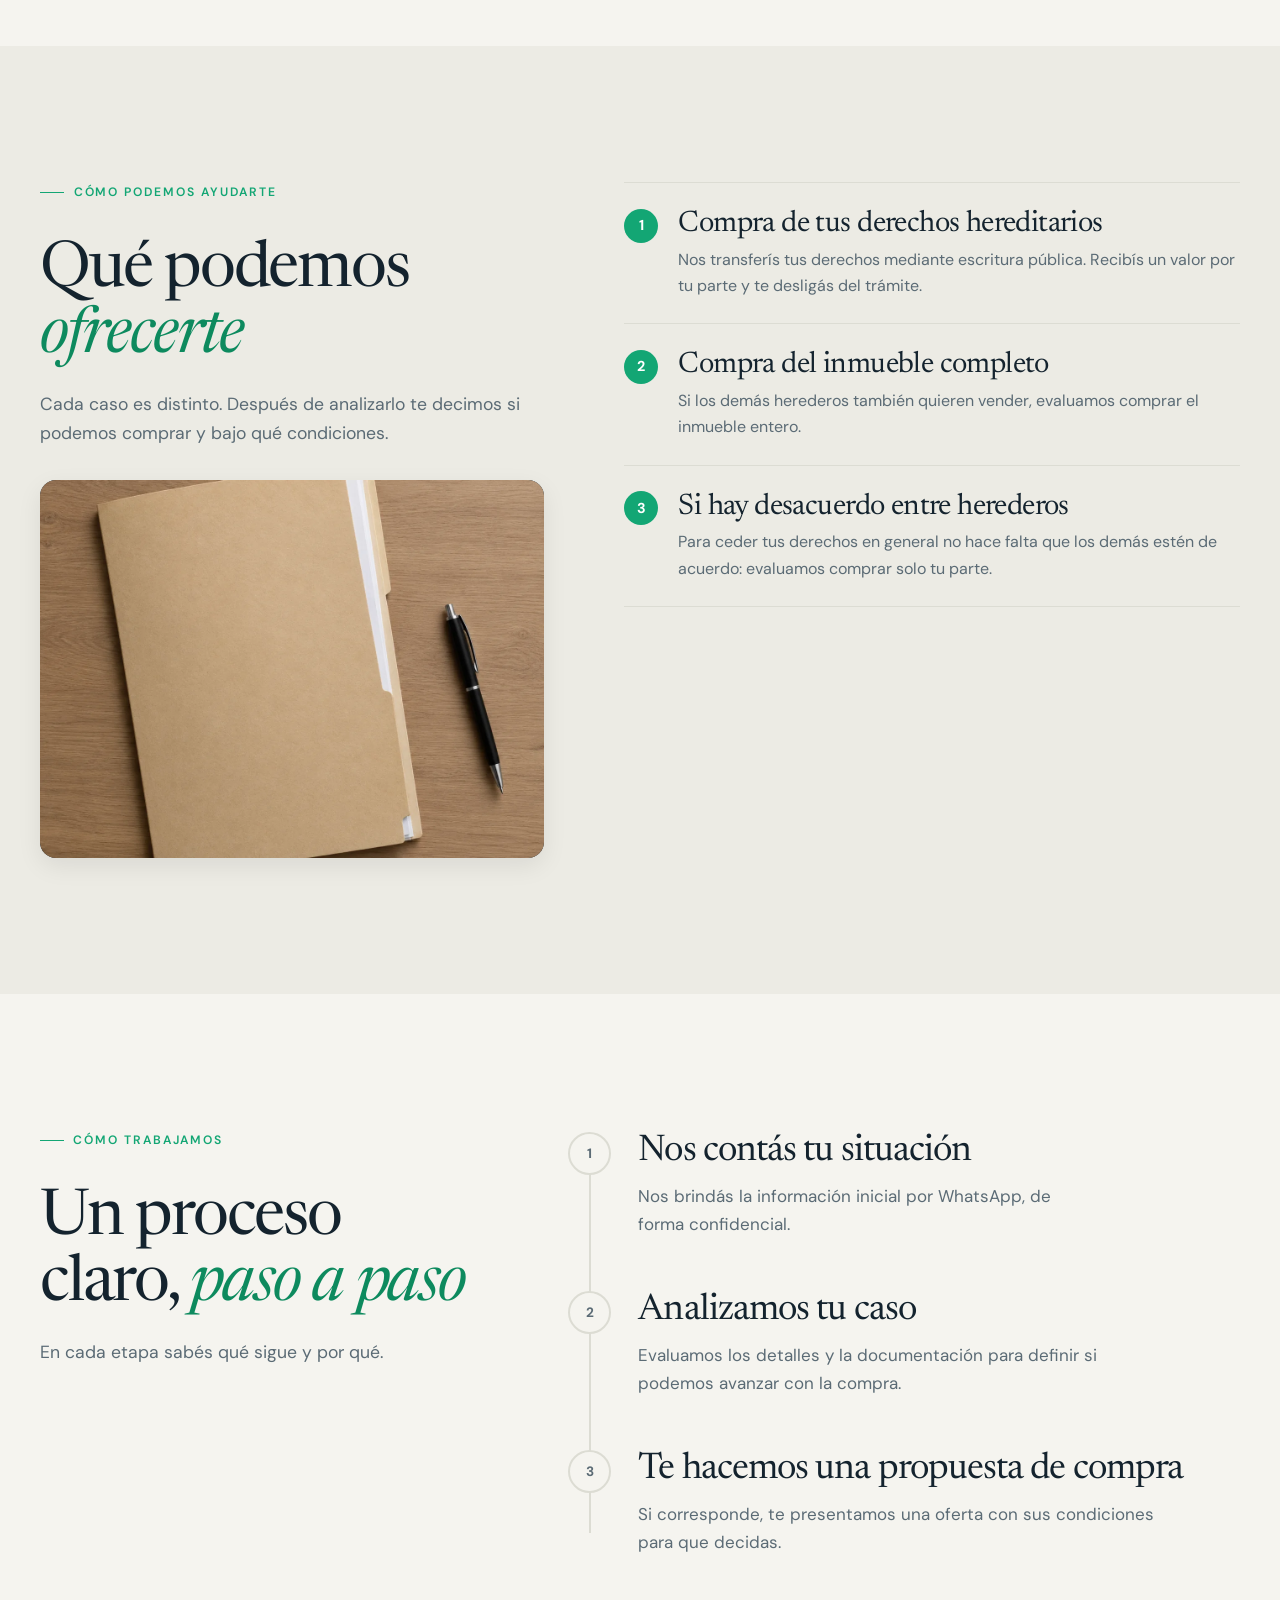
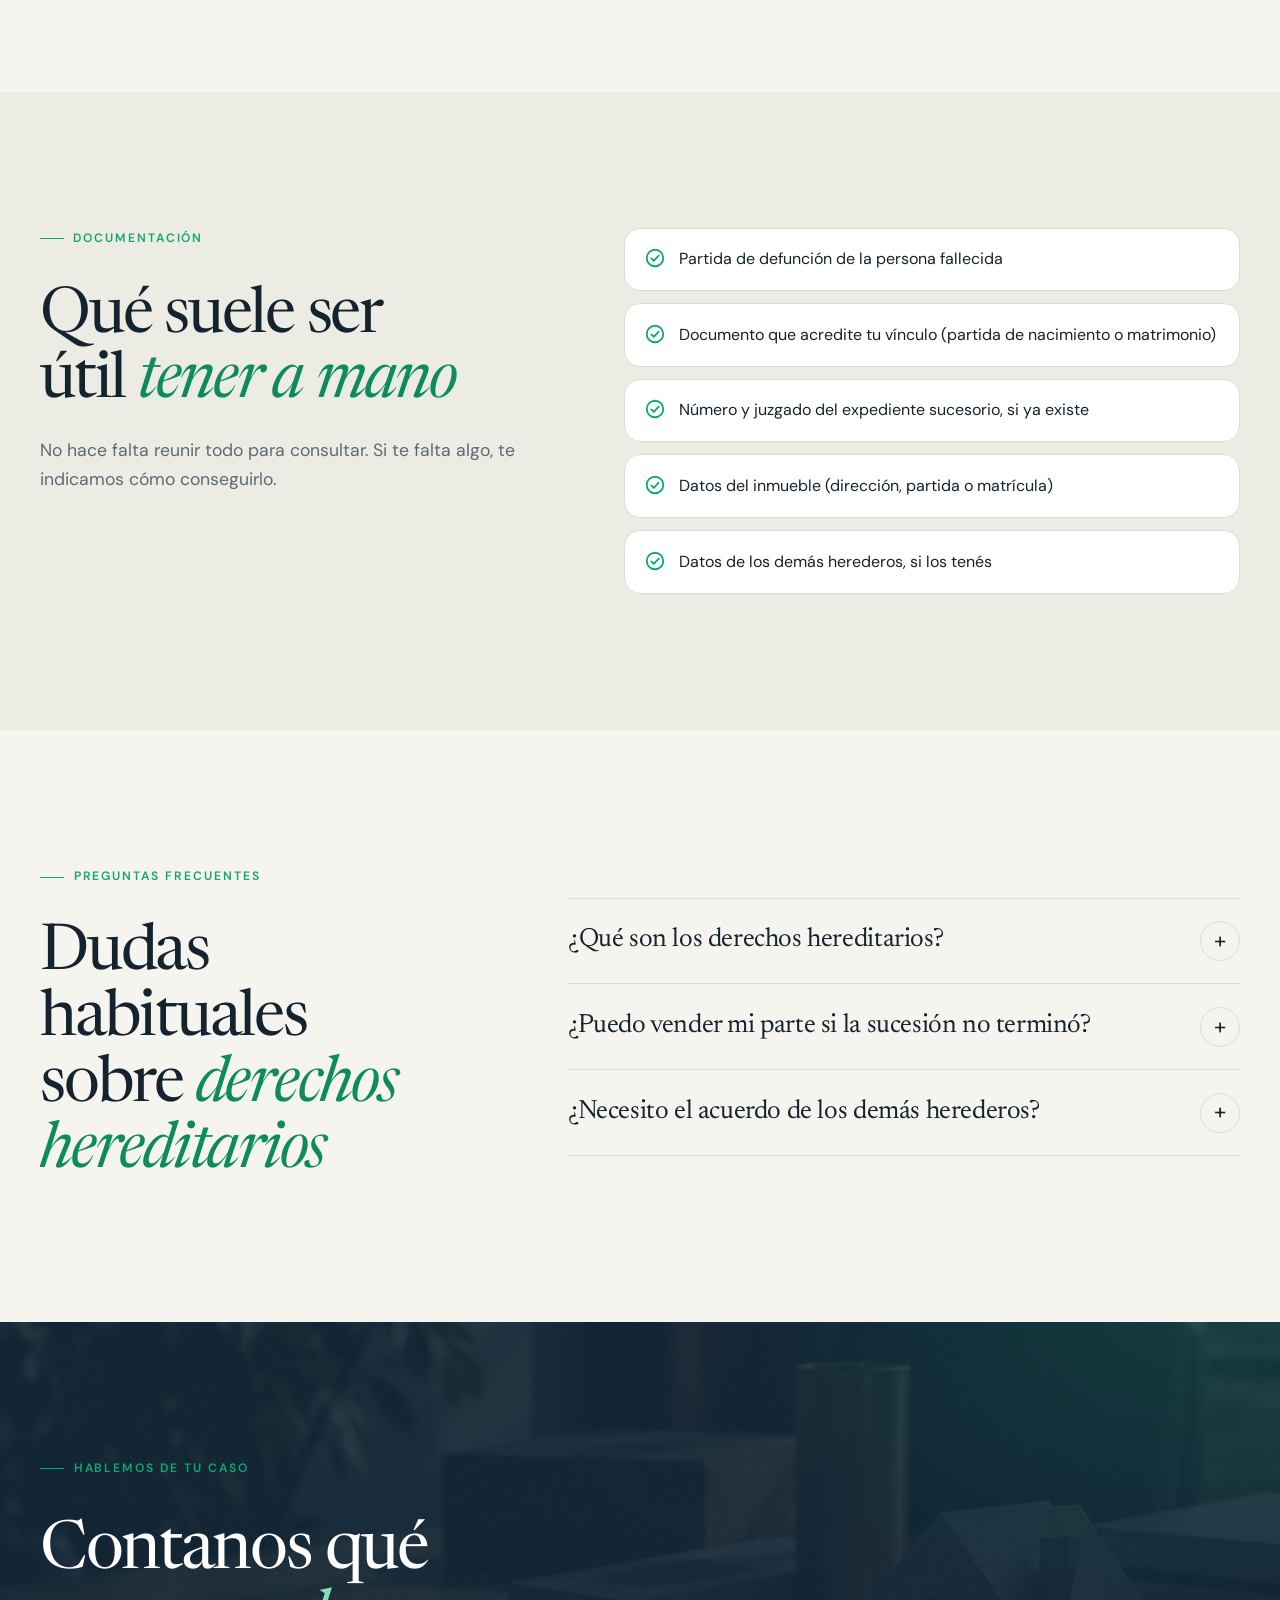
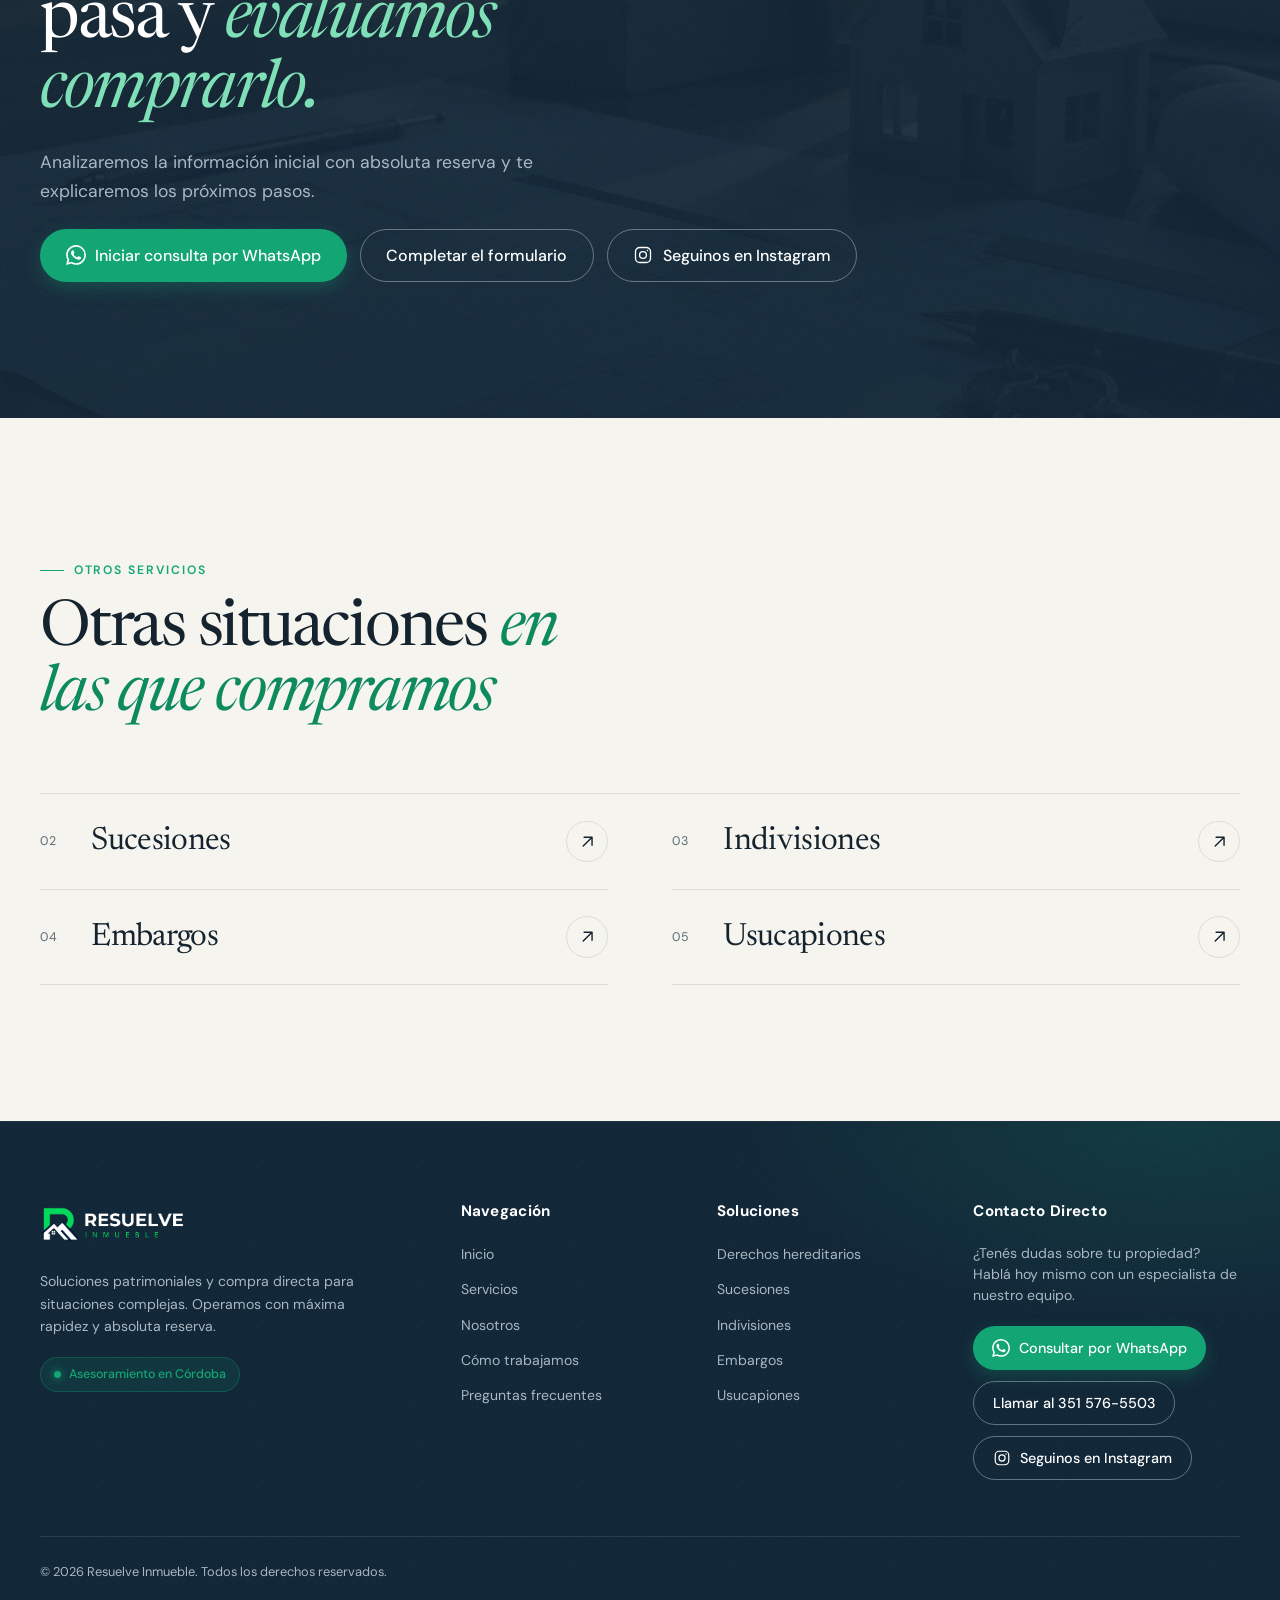
<file: derechos-hereditarios.html>
<!DOCTYPE html>
<html lang="es-AR">
<head>
  <meta charset="UTF-8">
  <meta name="viewport" content="width=device-width, initial-scale=1.0">
  <title>Vender derechos hereditarios en Córdoba | Resuelve Inmueble</title>
  <meta name="description" content="Si heredaste una parte de un inmueble y la sucesión sigue abierta, podemos comprarte tus derechos hereditarios. Consulta confidencial por WhatsApp.">
  <meta name="robots" content="index, follow, max-image-preview:large, max-snippet:-1">
  <meta name="theme-color" content="#0c2233">
  <link rel="canonical" href="https://resuelveinmueble.vercel.app/derechos-hereditarios.html">
  
  
  <link rel="manifest" href="site.webmanifest">
  <link rel="icon" href="favicon.ico" sizes="48x48">
  <link rel="icon" href="icon-192.png" type="image/png" sizes="192x192">
  <link rel="apple-touch-icon" href="apple-touch-icon.png">
  <link rel="preconnect" href="https://fonts.googleapis.com">
  <link rel="preconnect" href="https://fonts.gstatic.com" crossorigin>
  <link rel="preload" as="style" href="https://fonts.googleapis.com/css2?family=DM+Sans:wght@400;500;700&family=Newsreader:ital,opsz,wght@0,6..72,400;0,6..72,500;1,6..72,400&display=swap" onload="this.onload=null;this.rel='stylesheet'">
  <noscript><link rel="stylesheet" href="https://fonts.googleapis.com/css2?family=DM+Sans:wght@400;500;700&family=Newsreader:ital,opsz,wght@0,6..72,400;0,6..72,500;1,6..72,400&display=swap"></noscript>
  <meta property="og:type" content="website">
  <meta property="og:site_name" content="Resuelve Inmueble">
  <meta property="og:locale" content="es_AR">
  <meta property="og:title" content="Vender derechos hereditarios en Córdoba | Resuelve Inmueble">
  <meta property="og:description" content="Si heredaste una parte de un inmueble y la sucesión sigue abierta, podemos comprarte tus derechos hereditarios. Consulta confidencial por WhatsApp.">
  <meta property="og:url" content="https://resuelveinmueble.vercel.app/derechos-hereditarios.html">
  <meta property="og:image" content="https://resuelveinmueble.vercel.app/img/og-image.jpg">
  <meta property="og:image:width" content="1200">
  <meta property="og:image:height" content="630">
  <meta property="og:image:type" content="image/jpeg">
  <meta property="og:image:alt" content="Resuelve Inmueble: soluciones para situaciones complejas">
  <meta name="twitter:card" content="summary_large_image">
  <meta name="twitter:title" content="Inmuebles con sucesión sin resolver | Resuelve Inmueble">
  <meta name="twitter:description" content="Si heredaste una parte de un inmueble y la sucesión sigue abierta, podemos comprarte tus derechos hereditarios. Consulta confidencial por WhatsApp.">
  <meta name="twitter:image" content="https://resuelveinmueble.vercel.app/img/og-image.jpg">
  <meta name="twitter:image:alt" content="Resuelve Inmueble: soluciones para situaciones complejas">
  <script type="application/ld+json">{"@context": "https://schema.org", "@graph": [{"@type": "Service", "name": "Derechos hereditarios", "serviceType": "Derechos hereditarios", "description": "Si heredaste una parte de un inmueble y la sucesión sigue abierta, podemos comprarte tus derechos hereditarios. Consulta confidencial por WhatsApp.", "url": "https://resuelveinmueble.vercel.app/derechos-hereditarios.html", "provider": {"@id": "https://resuelveinmueble.vercel.app/#organizacion"}, "areaServed": {"@type": "AdministrativeArea", "name": "Córdoba"}}, {"@type": "BreadcrumbList", "itemListElement": [{"@type": "ListItem", "position": 1, "name": "Inicio", "item": "https://resuelveinmueble.vercel.app/"}, {"@type": "ListItem", "position": 2, "name": "Servicios", "item": "https://resuelveinmueble.vercel.app/#servicios"}, {"@type": "ListItem", "position": 3, "name": "Derechos hereditarios", "item": "https://resuelveinmueble.vercel.app/derechos-hereditarios.html"}]}, {"@type": "FAQPage", "mainEntity": [{"@type": "Question", "name": "¿Qué son los derechos hereditarios?", "acceptedAnswer": {"@type": "Answer", "text": "Son los derechos que te corresponden sobre la herencia, es decir, tu parte del conjunto de bienes de la persona fallecida, aunque todavía no se hayan adjudicado."}}, {"@type": "Question", "name": "¿Puedo vender mi parte si la sucesión no terminó?", "acceptedAnswer": {"@type": "Answer", "text": "Sí. Podemos comprar tu parte mediante una cesión de derechos hereditarios, antes de que se adjudique el inmueble. Se formaliza por escritura pública."}}, {"@type": "Question", "name": "¿Necesito el acuerdo de los demás herederos?", "acceptedAnswer": {"@type": "Answer", "text": "Para ceder tus propios derechos, en general no hace falta su conformidad. De todos modos, cada caso se analiza con un profesional."}}]}]}</script>
  <link rel="stylesheet" href="style.css">
  <script src="main.js" defer></script>
</head>
<body data-wa-message="Hola, quiero consultar por derechos hereditarios.">
<a class="skip-link" href="#contenido">Saltar al contenido</a>
<svg width="0" height="0" style="position:absolute" aria-hidden="true">
  <symbol id="i-sucesiones" viewBox="0 0 24 24"><path d="M3 11l9-8 9 8M5 10v10h14V10M10 20v-6h4v6"/></symbol>
  <symbol id="i-indivisiones" viewBox="0 0 24 24"><path d="M9 11a3 3 0 100-6 3 3 0 000 6zM3 20c0-3 3-5 6-5s6 2 6 5M17 11a2.5 2.5 0 100-5M16 15c3 0 5 2 5 5"/></symbol>
  <symbol id="i-embargos" viewBox="0 0 24 24"><path d="M5 4h10l4 4v12H5zM14 4v5h5M8 13h8M8 17h5"/></symbol>
  <symbol id="i-confidencial" viewBox="0 0 24 24"><path d="M6 11h12v9H6zM8 11V8a4 4 0 018 0v3"/></symbol>
  <symbol id="i-usucapiones" viewBox="0 0 24 24"><path d="M8 18.5a3.5 3.5 0 100-7 3.5 3.5 0 000 7zM10.5 12.5L20 3M16 7l3 3M13.5 9.5l2 2"/></symbol>
  <symbol id="i-derechos" viewBox="0 0 24 24"><path d="M7 3h8l4 4v14H7zM15 3v4h4M10 12h6M10 16h6"/></symbol>
  <symbol id="i-cobertura" viewBox="0 0 24 24"><path d="M12 21s7-6.2 7-11.5a7 7 0 10-14 0C5 14.8 12 21 12 21zM12 12a2.5 2.5 0 100-5 2.5 2.5 0 000 5z"/></symbol>
  <symbol id="i-otros" viewBox="0 0 24 24"><path d="M4 5h16v11H9l-5 4z"/></symbol>
  <symbol id="i-analisis" viewBox="0 0 24 24"><path d="M12 21a9 9 0 100-18 9 9 0 000 18zM12 16a4 4 0 100-8 4 4 0 000 8z"/></symbol>
  <symbol id="i-whatsapp" viewBox="0 0 24 24"><path fill="currentColor" stroke="none" d="M17.472 14.382c-.297-.149-1.758-.867-2.03-.967-.273-.099-.471-.148-.67.15-.197.297-.767.966-.94 1.164-.173.199-.347.223-.644.075-.297-.15-1.255-.463-2.39-1.475-.883-.788-1.48-1.761-1.653-2.059-.173-.297-.018-.458.13-.606.134-.133.298-.347.446-.52.149-.174.198-.298.298-.497.099-.198.05-.371-.025-.52-.075-.149-.669-1.612-.916-2.207-.242-.579-.487-.5-.669-.51-.173-.008-.371-.01-.57-.01-.198 0-.52.074-.792.372-.272.297-1.04 1.016-1.04 2.479 0 1.462 1.065 2.875 1.213 3.074.149.198 2.096 3.2 5.077 4.487.709.306 1.262.489 1.694.625.712.227 1.36.195 1.871.118.571-.085 1.758-.719 2.006-1.413.248-.694.248-1.289.173-1.413-.074-.124-.272-.198-.57-.347m-5.421 7.403h-.004a9.87 9.87 0 01-5.031-1.378l-.361-.214-3.741.982.998-3.648-.235-.374a9.86 9.86 0 01-1.51-5.26c.001-5.45 4.436-9.884 9.888-9.884 2.64 0 5.122 1.03 6.988 2.898a9.825 9.825 0 012.893 6.994c-.003 5.45-4.437 9.884-9.885 9.884m8.413-18.297A11.815 11.815 0 0012.05 0C5.495 0 .16 5.335.157 11.892c0 2.096.547 4.142 1.588 5.945L.057 24l6.305-1.654a11.882 11.882 0 005.683 1.448h.005c6.554 0 11.89-5.335 11.893-11.893a11.821 11.821 0 00-3.48-8.413Z"/></symbol>
  <symbol id="i-instagram" viewBox="0 0 24 24"><rect x="3" y="3" width="18" height="18" rx="5.2"/><circle cx="12" cy="12" r="4.1"/><circle cx="17.4" cy="6.6" r=".95" fill="currentColor" stroke="none"/></symbol>
  <symbol id="i-arrow" viewBox="0 0 24 24"><path d="M7 17L17 7M8 7h9v9"/></symbol>
</svg>
<header class="site-header" id="site-header">
  <div class="container header-inner">
    <a href="index.html#inicio" class="brand" aria-label="Resuelve Inmueble, ir al inicio">
      <img src="img/logo.webp" alt="Logo Resuelve Inmueble" class="brand-img" width="842" height="210">
    </a>

    <button class="menu-toggle" id="menu-toggle" aria-expanded="false" aria-controls="main-nav" aria-label="Abrir menú">
      <span></span><span></span><span></span>
    </button>

        <nav class="main-nav" id="main-nav" aria-label="Principal">
      <a href="index.html#inicio">Inicio</a>
      <a href="index.html#servicios">Servicios</a>
      <a href="index.html#nosotros">Nosotros</a>
      <a href="index.html#metodo">Cómo trabajamos</a>
      <a href="index.html#faq">Preguntas frecuentes</a>
      <a href="https://wa.me/5493516578580" class="btn btn-primary btn-sm" data-whatsapp>
        <svg class="icon"><use href="#i-whatsapp"/></svg> Consultar mi situación
      </a>
    </nav>

  </div>
  <div class="scroll-progress" id="scroll-progress" aria-hidden="true"></div>
</header>
<main id="contenido">

<section class="section section-dark page-hero">
  <div class="container page-hero-grid">
    <div class="page-hero-text">
      <nav class="crumbs" aria-label="Migas de pan"><a href="index.html">Inicio</a><span aria-hidden="true">/</span><a href="index.html#servicios">Servicios</a><span aria-hidden="true">/</span><span aria-current="page">Derechos hereditarios</span></nav>
      <p class="eyebrow">01 · Derechos hereditarios</p>
      <h1>Heredaste una parte, pero la sucesión no termina nunca</h1>
      <p class="page-intro">Los derechos hereditarios son la parte que te corresponde de una herencia, aunque la sucesión todavía no esté terminada. Se pueden ceder o vender antes de que se adjudiquen los bienes. Analizamos tu caso y te hacemos una propuesta por tu parte.</p>
      <div class="hero-actions">
        <a href="https://wa.me/5493516578580" class="btn btn-primary" data-whatsapp><svg class="icon"><use href="#i-whatsapp"/></svg> Consultar mi caso</a>
        <a href="#alternativas" class="btn btn-ghost">Ver cómo lo resolvemos</a>
      </div>
    </div>
    <figure class="img-slot" data-label="Imagen pendiente&#10;img/servicios/derechos-hereditarios-hero.webp&#10;1200 × 900 px"><img src="img/servicios/derechos-hereditarios-hero.webp" alt="Inmueble con derechos hereditarios" width="1200" height="900" loading="eager" decoding="async" onerror="this.parentElement.classList.add('is-empty')"></figure>
  </div>
  <div class="container">
    <ul class="hero-proof">
      <li><svg class="icon"><use href="#i-confidencial"/></svg> Consulta confidencial</li>
      <li><svg class="icon"><use href="#i-analisis"/></svg> Análisis personalizado de tu caso</li>
      <li><svg class="icon"><use href="#i-whatsapp"/></svg> Respuesta por WhatsApp</li>
    </ul>
  </div>
</section>

<section class="section">
  <div class="container">
    <header class="sec-head"><div><p class="eyebrow">¿Te pasa algo así?</p><h2>Señales de que <em>tu caso encaja</em></h2></div><p class="sec-lead">Si alguna te suena conocida, podemos evaluar la compra de tu inmueble.</p></header>
    <ol class="sig"><li><span class="sig-n">01</span><div><h3>La sucesión está abierta hace años</h3><p>El trámite avanza lento o se frenó y no sabés cuándo vas a poder disponer de tu parte.</p></div></li><li><span class="sig-n">02</span><div><h3>Necesitás liquidez ahora</h3><p>Preferís recibir un valor por tu parte en lugar de esperar a que se resuelva todo.</p></div></li><li><span class="sig-n">03</span><div><h3>Hay herederos que no se ponen de acuerdo</h3><p>Los desacuerdos traban la venta o la división del inmueble.</p></div></li><li><span class="sig-n">04</span><div><h3>Vivís lejos o no querés ocuparte del trámite</h3><p>Querés desligarte de gastos, impuestos y gestiones de un bien que no usás.</p></div></li></ol>
  </div>
</section>

<section class="section section-alt" id="alternativas">
  <div class="container duo">
    <div class="duo-side">
      <p class="eyebrow">Cómo podemos ayudarte</p>
      <h2>Qué podemos <em>ofrecerte</em></h2>
      <p class="sec-lead">Cada caso es distinto. Después de analizarlo te decimos si podemos comprar y bajo qué condiciones.</p>
      <figure class="img-slot" data-label="Imagen pendiente&#10;img/servicios/derechos-hereditarios-detalle.webp&#10;1200 × 900 px"><img src="img/servicios/derechos-hereditarios-detalle.webp" alt="Asesoramiento sobre derechos hereditarios" width="1200" height="900" loading="lazy" decoding="async" onerror="this.parentElement.classList.add('is-empty')"></figure>
    </div>
    <ol class="alt-list"><li><h3>Compra de tus derechos hereditarios</h3><p>Nos transferís tus derechos mediante escritura pública. Recibís un valor por tu parte y te desligás del trámite.</p></li><li><h3>Compra del inmueble completo</h3><p>Si los demás herederos también quieren vender, evaluamos comprar el inmueble entero.</p></li><li><h3>Si hay desacuerdo entre herederos</h3><p>Para ceder tus derechos en general no hace falta que los demás estén de acuerdo: evaluamos comprar solo tu parte.</p></li></ol>
  </div>
</section>

<section class="section" id="metodo">
  <div class="container method">
    <div class="method-head">
      <p class="eyebrow">Cómo trabajamos</p>
      <h2>Un proceso claro, <em>paso a paso</em></h2>
      <p class="sec-lead">En cada etapa sabés qué sigue y por qué.</p>
    </div>
    <ol class="tl">
      <li><span class="tl-n">1</span><h3>Nos contás tu situación</h3><p>Nos brindás la información inicial por WhatsApp, de forma confidencial.</p></li>
      <li><span class="tl-n">2</span><h3>Analizamos tu caso</h3><p>Evaluamos los detalles y la documentación para definir si podemos avanzar con la compra.</p></li>
      <li><span class="tl-n">3</span><h3>Te hacemos una propuesta de compra</h3><p>Si corresponde, te presentamos una oferta con sus condiciones para que decidas.</p></li>
    </ol>
  </div>
</section>

<section class="section section-alt">
  <div class="container duo">
    <div class="duo-side">
      <p class="eyebrow">Documentación</p>
      <h2>Qué suele ser útil <em>tener a mano</em></h2>
      <p class="sec-lead">No hace falta reunir todo para consultar. Si te falta algo, te indicamos cómo conseguirlo.</p>
    </div>
    <ul class="checklist"><li>Partida de defunción de la persona fallecida</li><li>Documento que acredite tu vínculo (partida de nacimiento o matrimonio)</li><li>Número y juzgado del expediente sucesorio, si ya existe</li><li>Datos del inmueble (dirección, partida o matrícula)</li><li>Datos de los demás herederos, si los tenés</li></ul>
  </div>
</section>

<section class="section" id="faq">
  <div class="container faq2">
    <div class="faq-head">
      <p class="eyebrow">Preguntas frecuentes</p>
      <h2>Dudas habituales sobre <em>derechos hereditarios</em></h2>
    </div>
    <div>
      <div class="faq-grid"><details name="faq"><summary>¿Qué son los derechos hereditarios?</summary><p>Son los derechos que te corresponden sobre la herencia, es decir, tu parte del conjunto de bienes de la persona fallecida, aunque todavía no se hayan adjudicado.</p></details><details name="faq"><summary>¿Puedo vender mi parte si la sucesión no terminó?</summary><p>Sí. Podemos comprar tu parte mediante una cesión de derechos hereditarios, antes de que se adjudique el inmueble. Se formaliza por escritura pública.</p></details><details name="faq"><summary>¿Necesito el acuerdo de los demás herederos?</summary><p>Para ceder tus propios derechos, en general no hace falta su conformidad. De todos modos, cada caso se analiza con un profesional.</p></details></div>
    </div>
  </div>
</section>

<section class="section section-dark cta-band">
  <div class="container cta-inner">
    <p class="eyebrow">Hablemos de tu caso</p>
    <h2>Contanos qué pasa y <em>evaluamos comprarlo.</em></h2>
    <p class="sec-lead">Analizaremos la información inicial con absoluta reserva y te explicaremos los próximos pasos.</p>
    <div class="cta-actions">
      <a href="https://wa.me/5493516578580" class="btn btn-primary" data-whatsapp><svg class="icon"><use href="#i-whatsapp"/></svg> Iniciar consulta por WhatsApp</a>
      <a href="index.html?situacion=Derechos%20hereditarios#contacto" class="btn btn-ghost">Completar el formulario</a>
      <a href="https://instagram.com/resuelveinmueble" class="btn btn-ghost" target="_blank" rel="noopener noreferrer" data-instagram><svg class="icon"><use href="#i-instagram"/></svg> Seguinos en Instagram</a>
    </div>
  </div>
</section>

<section class="section">
  <div class="container">
    <header class="sec-head"><div><p class="eyebrow">Otros servicios</p><h2>Otras situaciones <em>en las que compramos</em></h2></div></header>
    <div class="rel"><a href="sucesiones.html"><span class="n">02</span><span class="t">Sucesiones</span><span class="go"><svg class="icon"><use href="#i-arrow"/></svg></span></a><a href="indivisiones.html"><span class="n">03</span><span class="t">Indivisiones</span><span class="go"><svg class="icon"><use href="#i-arrow"/></svg></span></a><a href="embargos.html"><span class="n">04</span><span class="t">Embargos</span><span class="go"><svg class="icon"><use href="#i-arrow"/></svg></span></a><a href="usucapiones.html"><span class="n">05</span><span class="t">Usucapiones</span><span class="go"><svg class="icon"><use href="#i-arrow"/></svg></span></a></div>
  </div>
</section>

</main>
<footer class="site-footer">
  <div class="container">
    <div class="footer-top">
      <!-- Columna 1: Branding y Propósito -->
      <div class="footer-brand">
        <a href="index.html#inicio" class="brand" aria-label="Resuelve Inmueble, ir al inicio">
          <img src="img/logo.webp" alt="Logo Resuelve Inmueble" class="brand-img" width="842" height="210">
        </a>
        <p class="footer-desc">Soluciones patrimoniales y compra directa para situaciones complejas. Operamos con máxima rapidez y absoluta reserva.</p>
        <div class="footer-badge">
          <span class="badge-dot"></span> Asesoramiento en Córdoba
        </div>
      </div>

      <!-- Wrapper para agrupar Navegación y Soluciones en Celulares -->
      <div class="footer-nav-wrapper">
        <!-- Columna 2: Navegación Rápida -->
        <div class="footer-nav-col">
          <h4>Navegación</h4>
          <nav class="footer-links">
            <a href="index.html#inicio">Inicio</a>
            <a href="index.html#servicios">Servicios</a>
            <a href="index.html#nosotros">Nosotros</a>
            <a href="index.html#metodo">Cómo trabajamos</a>
            <a href="index.html#faq">Preguntas frecuentes</a>
          </nav>
        </div>

        <!-- Columna 3: Servicios Principales -->
        <div class="footer-nav-col">
          <h4>Soluciones</h4>
          <nav class="footer-links">
            <a href="derechos-hereditarios.html">Derechos hereditarios</a>
            <a href="sucesiones.html">Sucesiones</a>
            <a href="indivisiones.html">Indivisiones</a>
            <a href="embargos.html">Embargos</a>
            <a href="usucapiones.html">Usucapiones</a>
          </nav>
        </div>
      </div>

      <!-- Columna 4: Contacto Directo -->
      <div class="footer-contact-col">
        <h4>Contacto Directo</h4>
        <p class="footer-contact-text">¿Tenés dudas sobre tu propiedad? Hablá hoy mismo con un especialista de nuestro equipo.</p>
        <div class="footer-actions">
          <a href="https://wa.me/5493516578580" class="btn btn-primary btn-sm footer-btn" data-whatsapp>
            <svg class="icon"><use href="#i-whatsapp"/></svg> Consultar por WhatsApp
          </a>
          <a href="tel:+543515765503" class="btn btn-ghost btn-sm footer-btn">
            Llamar al 351 576-5503
          </a>
          <a href="https://instagram.com/resuelveinmueble" class="btn btn-ghost btn-sm footer-btn" target="_blank" rel="noopener noreferrer" data-instagram>
            <svg class="icon"><use href="#i-instagram"/></svg> Seguinos en Instagram
          </a>
        </div>
      </div>
    </div>

    <!-- Barra Inferior de Copyright -->
    <div class="footer-bottom">
      <span>© <span id="year">2026</span> Resuelve Inmueble. Todos los derechos reservados.</span>
    </div>
  </div>
</footer>
<a href="https://wa.me/5493516578580" class="wa-float" data-whatsapp aria-label="Consultar por WhatsApp"><svg class="icon"><use href="#i-whatsapp"/></svg></a>
</body>
</html>
</file>
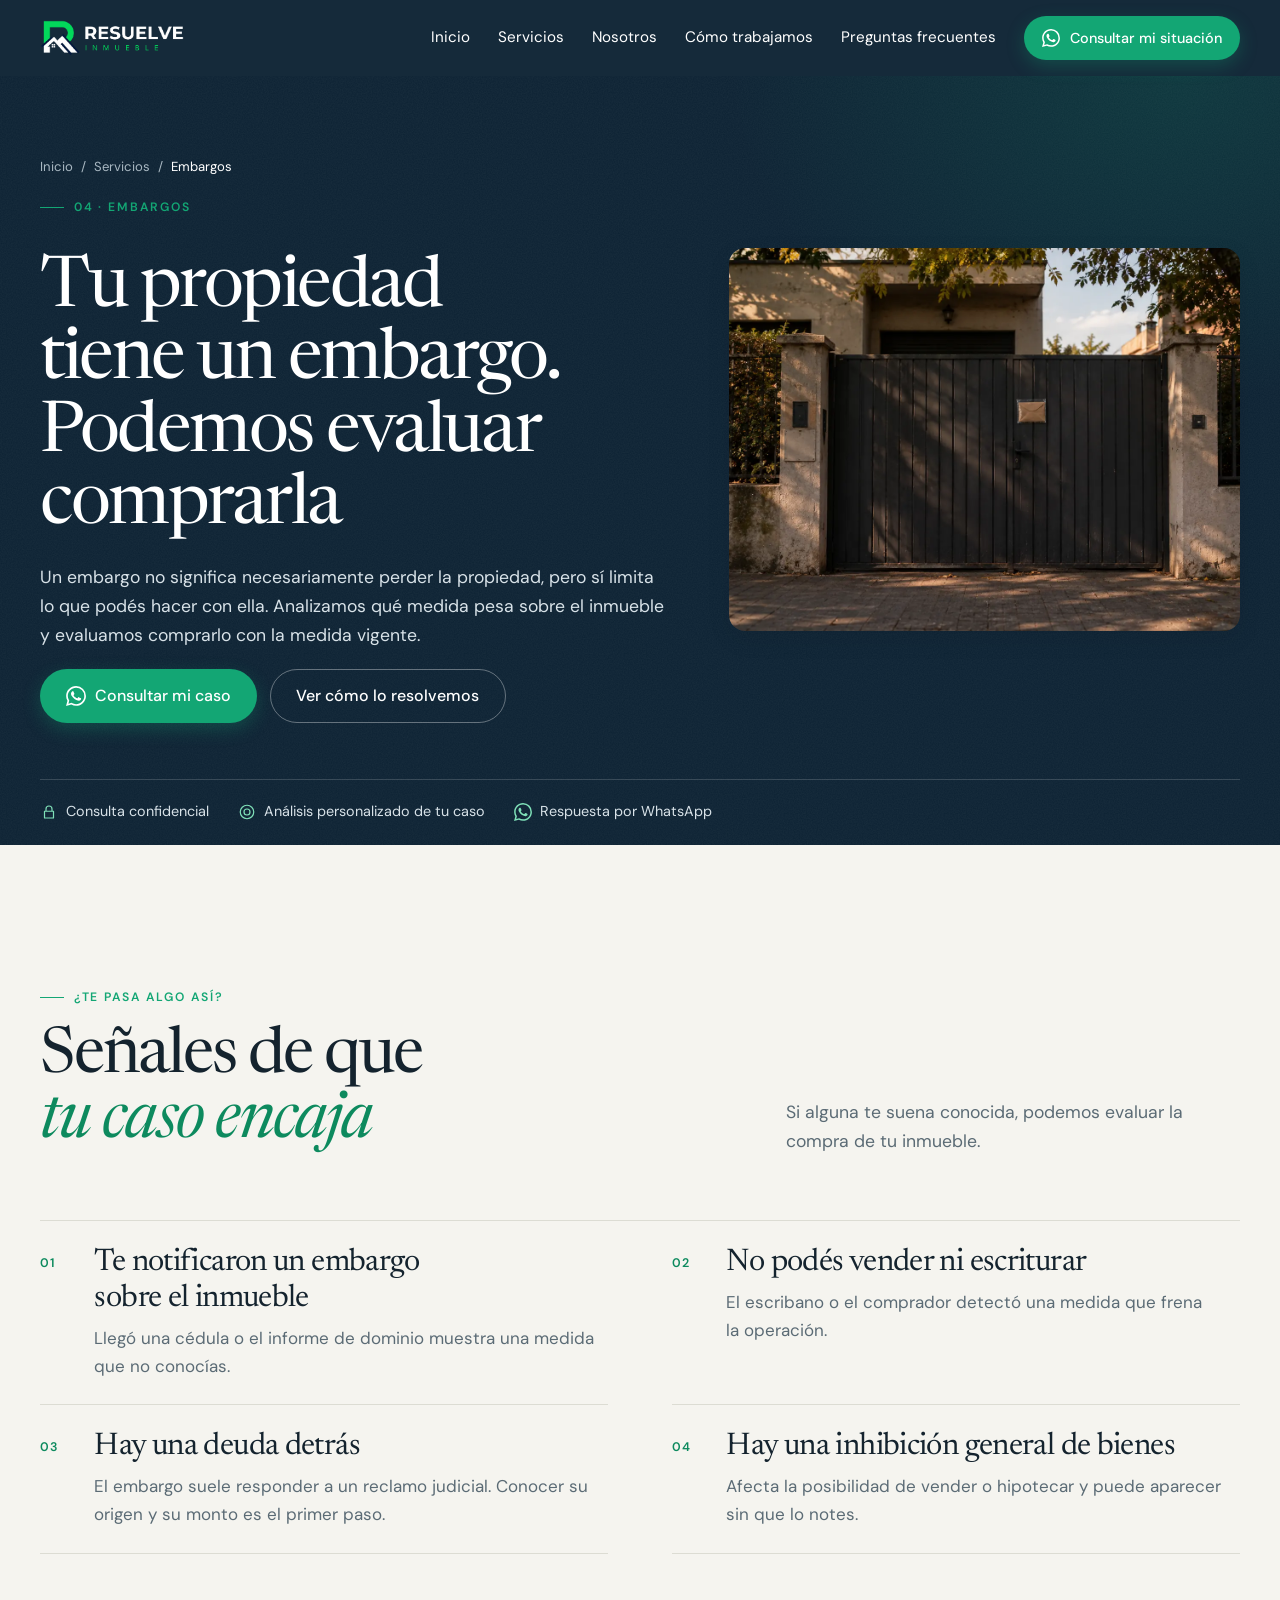
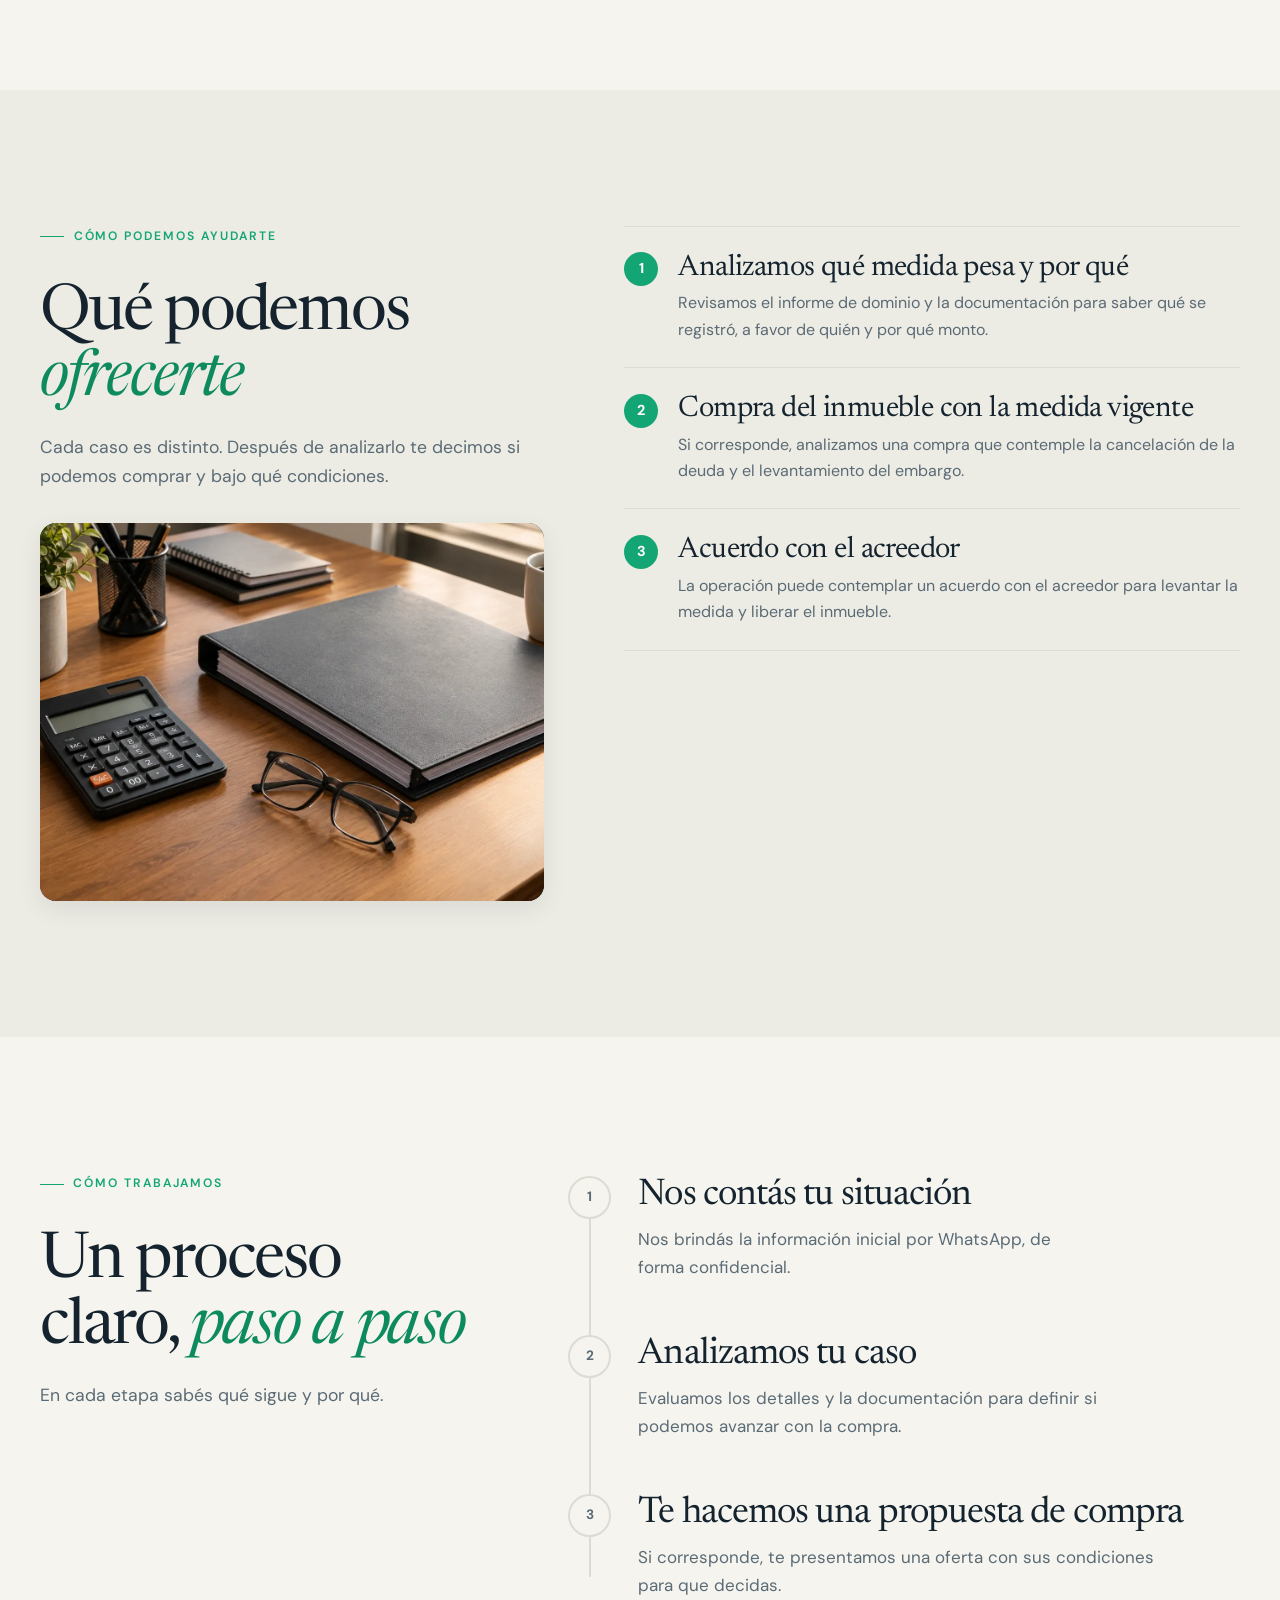
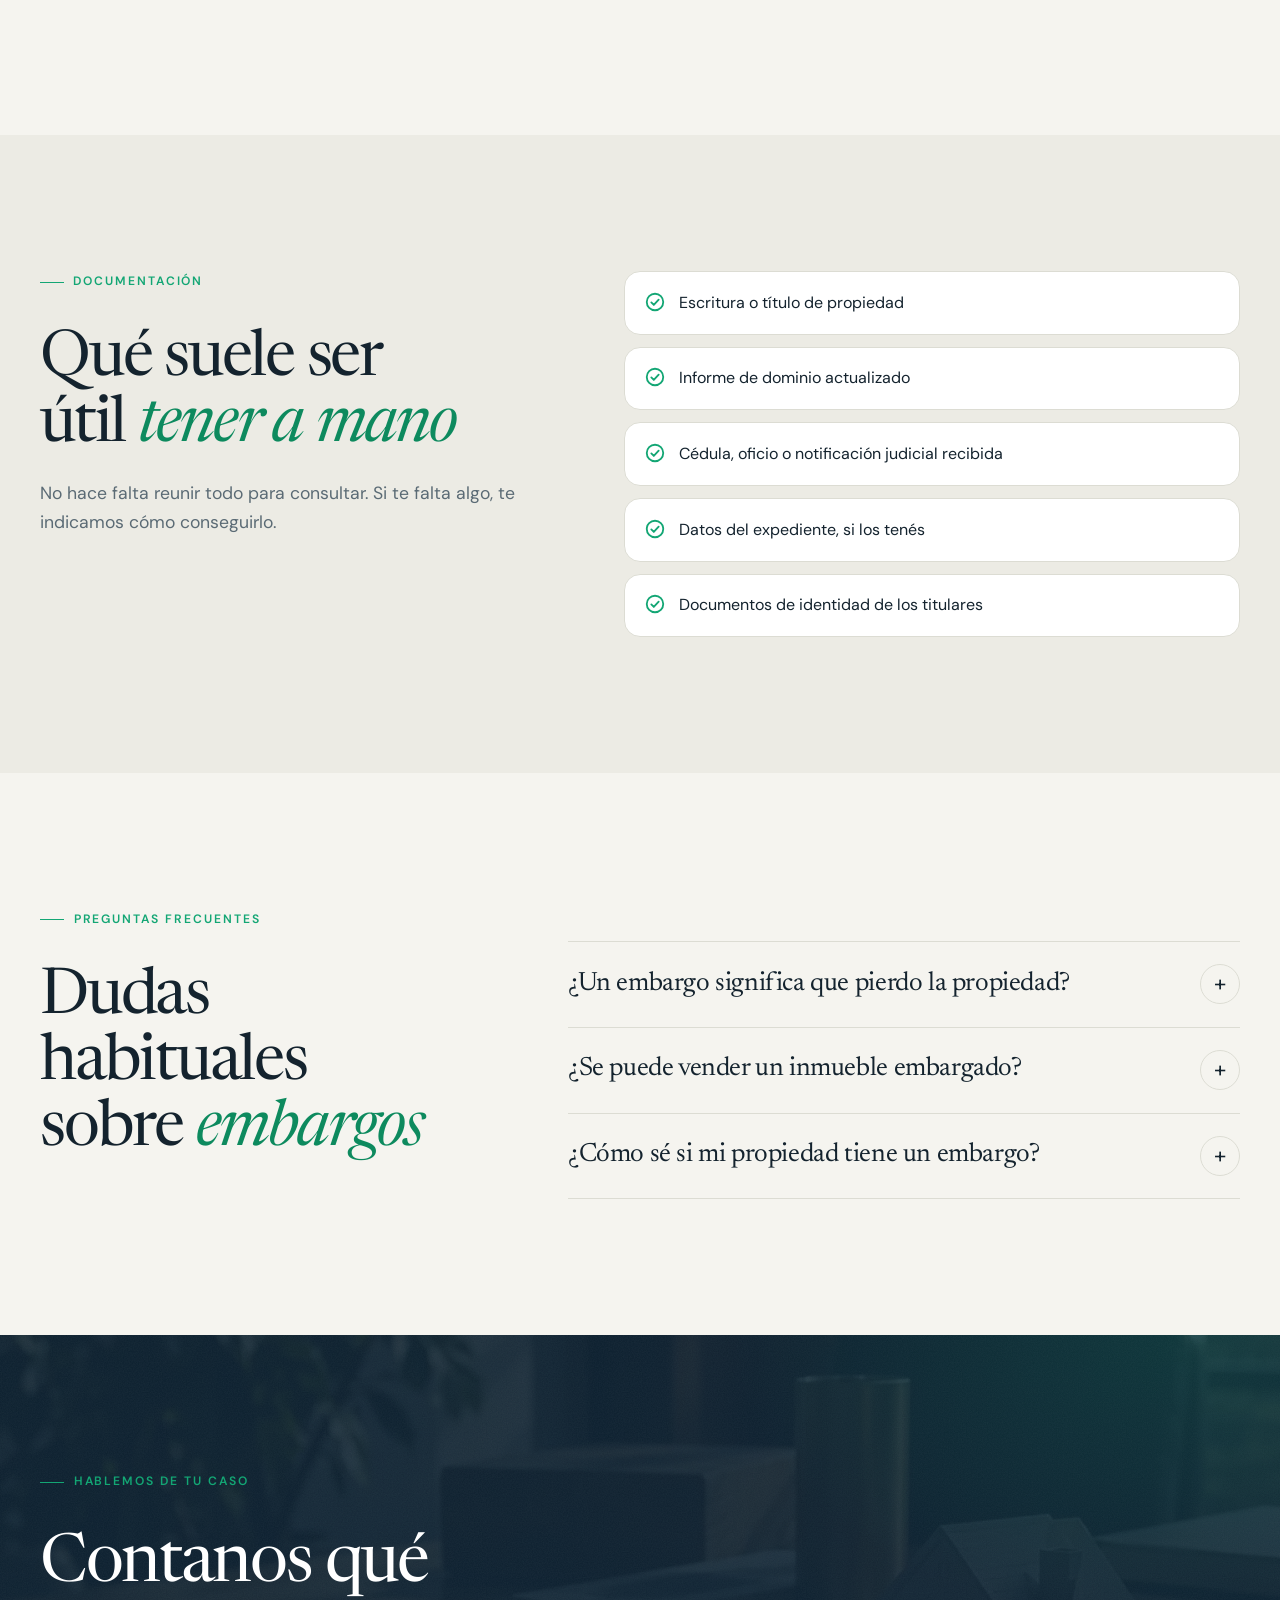
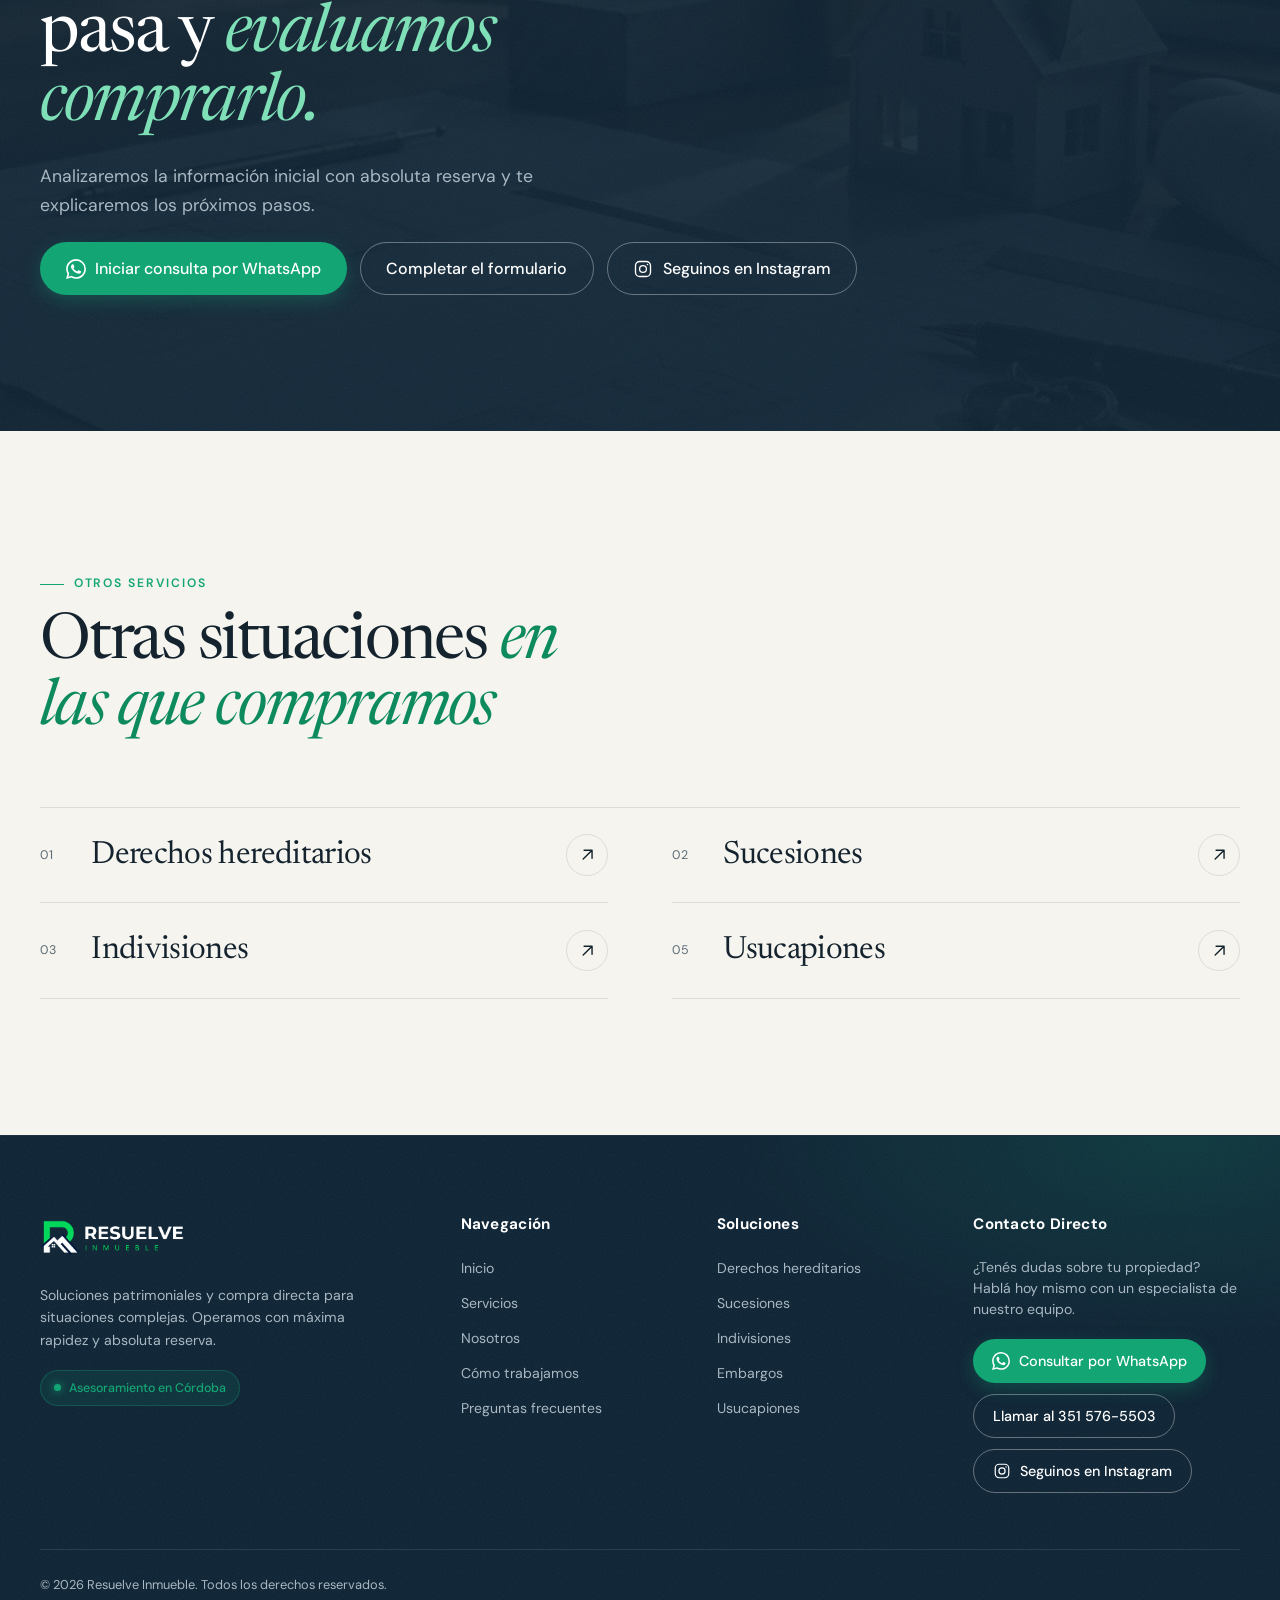
<file: embargos.html>
<!DOCTYPE html>
<html lang="es-AR">
<head>
  <meta charset="UTF-8">
  <meta name="viewport" content="width=device-width, initial-scale=1.0">
  <title>Compra de inmuebles con embargo | Resuelve Inmueble</title>
  <meta name="description" content="Evaluamos la compra de inmuebles con embargos, inhibiciones u otras medidas judiciales. Consulta confidencial por WhatsApp.">
  <meta name="robots" content="index, follow, max-image-preview:large, max-snippet:-1">
  <meta name="theme-color" content="#0c2233">
  <link rel="canonical" href="https://resuelveinmueble.vercel.app/embargos.html">
  
  
  <link rel="manifest" href="site.webmanifest">
  <link rel="icon" href="favicon.ico" sizes="48x48">
  <link rel="icon" href="icon-192.png" type="image/png" sizes="192x192">
  <link rel="apple-touch-icon" href="apple-touch-icon.png">
  <link rel="preconnect" href="https://fonts.googleapis.com">
  <link rel="preconnect" href="https://fonts.gstatic.com" crossorigin>
  <link rel="preload" as="style" href="https://fonts.googleapis.com/css2?family=DM+Sans:wght@400;500;700&family=Newsreader:ital,opsz,wght@0,6..72,400;0,6..72,500;1,6..72,400&display=swap" onload="this.onload=null;this.rel='stylesheet'">
  <noscript><link rel="stylesheet" href="https://fonts.googleapis.com/css2?family=DM+Sans:wght@400;500;700&family=Newsreader:ital,opsz,wght@0,6..72,400;0,6..72,500;1,6..72,400&display=swap"></noscript>
  <meta property="og:type" content="website">
  <meta property="og:site_name" content="Resuelve Inmueble">
  <meta property="og:locale" content="es_AR">
  <meta property="og:title" content="Compra de inmuebles con embargo | Resuelve Inmueble">
  <meta property="og:description" content="Evaluamos la compra de inmuebles con embargos, inhibiciones u otras medidas judiciales. Consulta confidencial por WhatsApp.">
  <meta property="og:url" content="https://resuelveinmueble.vercel.app/embargos.html">
  <meta property="og:image" content="https://resuelveinmueble.vercel.app/img/og-image.jpg">
  <meta property="og:image:width" content="1200">
  <meta property="og:image:height" content="630">
  <meta property="og:image:type" content="image/jpeg">
  <meta property="og:image:alt" content="Resuelve Inmueble: soluciones para situaciones complejas">
  <meta name="twitter:card" content="summary_large_image">
  <meta name="twitter:title" content="Compra de inmuebles con embargo | Resuelve Inmueble">
  <meta name="twitter:description" content="Evaluamos la compra de inmuebles con embargos, inhibiciones u otras medidas judiciales. Consulta confidencial por WhatsApp.">
  <meta name="twitter:image" content="https://resuelveinmueble.vercel.app/img/og-image.jpg">
  <meta name="twitter:image:alt" content="Resuelve Inmueble: soluciones para situaciones complejas">
  <script type="application/ld+json">{"@context": "https://schema.org", "@graph": [{"@type": "Service", "name": "Embargos", "serviceType": "Embargos", "description": "Evaluamos la compra de inmuebles con embargos, inhibiciones u otras medidas judiciales. Consulta confidencial por WhatsApp.", "url": "https://resuelveinmueble.vercel.app/embargos.html", "provider": {"@id": "https://resuelveinmueble.vercel.app/#organizacion"}, "areaServed": {"@type": "AdministrativeArea", "name": "Córdoba"}}, {"@type": "BreadcrumbList", "itemListElement": [{"@type": "ListItem", "position": 1, "name": "Inicio", "item": "https://resuelveinmueble.vercel.app/"}, {"@type": "ListItem", "position": 2, "name": "Servicios", "item": "https://resuelveinmueble.vercel.app/#servicios"}, {"@type": "ListItem", "position": 3, "name": "Embargos", "item": "https://resuelveinmueble.vercel.app/embargos.html"}]}, {"@type": "FAQPage", "mainEntity": [{"@type": "Question", "name": "¿Un embargo significa que pierdo la propiedad?", "acceptedAnswer": {"@type": "Answer", "text": "No necesariamente. Es una medida que garantiza un reclamo y puede levantarse al resolverse la deuda. Cada caso es distinto."}}, {"@type": "Question", "name": "¿Se puede vender un inmueble embargado?", "acceptedAnswer": {"@type": "Answer", "text": "Depende del tipo de medida y de cómo se resuelva. Generalmente la operación debe contemplar el levantamiento del embargo. Podemos evaluar la compra de tu inmueble aunque tenga la medida vigente."}}, {"@type": "Question", "name": "¿Cómo sé si mi propiedad tiene un embargo?", "acceptedAnswer": {"@type": "Answer", "text": "Se verifica con un informe de dominio del Registro de la Propiedad. Si no sabés cómo obtenerlo, te guiamos."}}]}]}</script>
  <link rel="stylesheet" href="style.css">
  <script src="main.js" defer></script>
</head>
<body data-wa-message="Hola, quiero consultar por un inmueble con un embargo.">
<a class="skip-link" href="#contenido">Saltar al contenido</a>
<svg width="0" height="0" style="position:absolute" aria-hidden="true">
  <symbol id="i-sucesiones" viewBox="0 0 24 24"><path d="M3 11l9-8 9 8M5 10v10h14V10M10 20v-6h4v6"/></symbol>
  <symbol id="i-indivisiones" viewBox="0 0 24 24"><path d="M9 11a3 3 0 100-6 3 3 0 000 6zM3 20c0-3 3-5 6-5s6 2 6 5M17 11a2.5 2.5 0 100-5M16 15c3 0 5 2 5 5"/></symbol>
  <symbol id="i-embargos" viewBox="0 0 24 24"><path d="M5 4h10l4 4v12H5zM14 4v5h5M8 13h8M8 17h5"/></symbol>
  <symbol id="i-confidencial" viewBox="0 0 24 24"><path d="M6 11h12v9H6zM8 11V8a4 4 0 018 0v3"/></symbol>
  <symbol id="i-usucapiones" viewBox="0 0 24 24"><path d="M8 18.5a3.5 3.5 0 100-7 3.5 3.5 0 000 7zM10.5 12.5L20 3M16 7l3 3M13.5 9.5l2 2"/></symbol>
  <symbol id="i-derechos" viewBox="0 0 24 24"><path d="M7 3h8l4 4v14H7zM15 3v4h4M10 12h6M10 16h6"/></symbol>
  <symbol id="i-cobertura" viewBox="0 0 24 24"><path d="M12 21s7-6.2 7-11.5a7 7 0 10-14 0C5 14.8 12 21 12 21zM12 12a2.5 2.5 0 100-5 2.5 2.5 0 000 5z"/></symbol>
  <symbol id="i-otros" viewBox="0 0 24 24"><path d="M4 5h16v11H9l-5 4z"/></symbol>
  <symbol id="i-analisis" viewBox="0 0 24 24"><path d="M12 21a9 9 0 100-18 9 9 0 000 18zM12 16a4 4 0 100-8 4 4 0 000 8z"/></symbol>
  <symbol id="i-whatsapp" viewBox="0 0 24 24"><path fill="currentColor" stroke="none" d="M17.472 14.382c-.297-.149-1.758-.867-2.03-.967-.273-.099-.471-.148-.67.15-.197.297-.767.966-.94 1.164-.173.199-.347.223-.644.075-.297-.15-1.255-.463-2.39-1.475-.883-.788-1.48-1.761-1.653-2.059-.173-.297-.018-.458.13-.606.134-.133.298-.347.446-.52.149-.174.198-.298.298-.497.099-.198.05-.371-.025-.52-.075-.149-.669-1.612-.916-2.207-.242-.579-.487-.5-.669-.51-.173-.008-.371-.01-.57-.01-.198 0-.52.074-.792.372-.272.297-1.04 1.016-1.04 2.479 0 1.462 1.065 2.875 1.213 3.074.149.198 2.096 3.2 5.077 4.487.709.306 1.262.489 1.694.625.712.227 1.36.195 1.871.118.571-.085 1.758-.719 2.006-1.413.248-.694.248-1.289.173-1.413-.074-.124-.272-.198-.57-.347m-5.421 7.403h-.004a9.87 9.87 0 01-5.031-1.378l-.361-.214-3.741.982.998-3.648-.235-.374a9.86 9.86 0 01-1.51-5.26c.001-5.45 4.436-9.884 9.888-9.884 2.64 0 5.122 1.03 6.988 2.898a9.825 9.825 0 012.893 6.994c-.003 5.45-4.437 9.884-9.885 9.884m8.413-18.297A11.815 11.815 0 0012.05 0C5.495 0 .16 5.335.157 11.892c0 2.096.547 4.142 1.588 5.945L.057 24l6.305-1.654a11.882 11.882 0 005.683 1.448h.005c6.554 0 11.89-5.335 11.893-11.893a11.821 11.821 0 00-3.48-8.413Z"/></symbol>
  <symbol id="i-instagram" viewBox="0 0 24 24"><rect x="3" y="3" width="18" height="18" rx="5.2"/><circle cx="12" cy="12" r="4.1"/><circle cx="17.4" cy="6.6" r=".95" fill="currentColor" stroke="none"/></symbol>
  <symbol id="i-arrow" viewBox="0 0 24 24"><path d="M7 17L17 7M8 7h9v9"/></symbol>
</svg>
<header class="site-header" id="site-header">
  <div class="container header-inner">
    <a href="index.html#inicio" class="brand" aria-label="Resuelve Inmueble, ir al inicio">
      <img src="img/logo.webp" alt="Logo Resuelve Inmueble" class="brand-img" width="842" height="210">
    </a>

    <button class="menu-toggle" id="menu-toggle" aria-expanded="false" aria-controls="main-nav" aria-label="Abrir menú">
      <span></span><span></span><span></span>
    </button>

        <nav class="main-nav" id="main-nav" aria-label="Principal">
      <a href="index.html#inicio">Inicio</a>
      <a href="index.html#servicios">Servicios</a>
      <a href="index.html#nosotros">Nosotros</a>
      <a href="index.html#metodo">Cómo trabajamos</a>
      <a href="index.html#faq">Preguntas frecuentes</a>
      <a href="https://wa.me/5493516578580" class="btn btn-primary btn-sm" data-whatsapp>
        <svg class="icon"><use href="#i-whatsapp"/></svg> Consultar mi situación
      </a>
    </nav>

  </div>
  <div class="scroll-progress" id="scroll-progress" aria-hidden="true"></div>
</header>
<main id="contenido">

<section class="section section-dark page-hero">
  <div class="container page-hero-grid">
    <div class="page-hero-text">
      <nav class="crumbs" aria-label="Migas de pan"><a href="index.html">Inicio</a><span aria-hidden="true">/</span><a href="index.html#servicios">Servicios</a><span aria-hidden="true">/</span><span aria-current="page">Embargos</span></nav>
      <p class="eyebrow">04 · Embargos</p>
      <h1>Tu propiedad tiene un embargo. Podemos evaluar comprarla</h1>
      <p class="page-intro">Un embargo no significa necesariamente perder la propiedad, pero sí limita lo que podés hacer con ella. Analizamos qué medida pesa sobre el inmueble y evaluamos comprarlo con la medida vigente.</p>
      <div class="hero-actions">
        <a href="https://wa.me/5493516578580" class="btn btn-primary" data-whatsapp><svg class="icon"><use href="#i-whatsapp"/></svg> Consultar mi caso</a>
        <a href="#alternativas" class="btn btn-ghost">Ver cómo lo resolvemos</a>
      </div>
    </div>
    <figure class="img-slot" data-label="Imagen pendiente&#10;img/servicios/embargos-hero.webp&#10;1200 × 900 px"><img src="img/servicios/embargos-hero.webp" alt="Propiedad con situación de embargos" width="1200" height="900" loading="eager" decoding="async" onerror="this.parentElement.classList.add('is-empty')"></figure>
  </div>
  <div class="container">
    <ul class="hero-proof">
      <li><svg class="icon"><use href="#i-confidencial"/></svg> Consulta confidencial</li>
      <li><svg class="icon"><use href="#i-analisis"/></svg> Análisis personalizado de tu caso</li>
      <li><svg class="icon"><use href="#i-whatsapp"/></svg> Respuesta por WhatsApp</li>
    </ul>
  </div>
</section>

<section class="section">
  <div class="container">
    <header class="sec-head"><div><p class="eyebrow">¿Te pasa algo así?</p><h2>Señales de que <em>tu caso encaja</em></h2></div><p class="sec-lead">Si alguna te suena conocida, podemos evaluar la compra de tu inmueble.</p></header>
    <ol class="sig"><li><span class="sig-n">01</span><div><h3>Te notificaron un embargo sobre el inmueble</h3><p>Llegó una cédula o el informe de dominio muestra una medida que no conocías.</p></div></li><li><span class="sig-n">02</span><div><h3>No podés vender ni escriturar</h3><p>El escribano o el comprador detectó una medida que frena la operación.</p></div></li><li><span class="sig-n">03</span><div><h3>Hay una deuda detrás</h3><p>El embargo suele responder a un reclamo judicial. Conocer su origen y su monto es el primer paso.</p></div></li><li><span class="sig-n">04</span><div><h3>Hay una inhibición general de bienes</h3><p>Afecta la posibilidad de vender o hipotecar y puede aparecer sin que lo notes.</p></div></li></ol>
  </div>
</section>

<section class="section section-alt" id="alternativas">
  <div class="container duo">
    <div class="duo-side">
      <p class="eyebrow">Cómo podemos ayudarte</p>
      <h2>Qué podemos <em>ofrecerte</em></h2>
      <p class="sec-lead">Cada caso es distinto. Después de analizarlo te decimos si podemos comprar y bajo qué condiciones.</p>
      <figure class="img-slot" data-label="Imagen pendiente&#10;img/servicios/embargos-detalle.webp&#10;1200 × 900 px"><img src="img/servicios/embargos-detalle.webp" alt="Asesoramiento sobre embargos" width="1200" height="900" loading="lazy" decoding="async" onerror="this.parentElement.classList.add('is-empty')"></figure>
    </div>
    <ol class="alt-list"><li><h3>Analizamos qué medida pesa y por qué</h3><p>Revisamos el informe de dominio y la documentación para saber qué se registró, a favor de quién y por qué monto.</p></li><li><h3>Compra del inmueble con la medida vigente</h3><p>Si corresponde, analizamos una compra que contemple la cancelación de la deuda y el levantamiento del embargo.</p></li><li><h3>Acuerdo con el acreedor</h3><p>La operación puede contemplar un acuerdo con el acreedor para levantar la medida y liberar el inmueble.</p></li></ol>
  </div>
</section>

<section class="section" id="metodo">
  <div class="container method">
    <div class="method-head">
      <p class="eyebrow">Cómo trabajamos</p>
      <h2>Un proceso claro, <em>paso a paso</em></h2>
      <p class="sec-lead">En cada etapa sabés qué sigue y por qué.</p>
    </div>
    <ol class="tl">
      <li><span class="tl-n">1</span><h3>Nos contás tu situación</h3><p>Nos brindás la información inicial por WhatsApp, de forma confidencial.</p></li>
      <li><span class="tl-n">2</span><h3>Analizamos tu caso</h3><p>Evaluamos los detalles y la documentación para definir si podemos avanzar con la compra.</p></li>
      <li><span class="tl-n">3</span><h3>Te hacemos una propuesta de compra</h3><p>Si corresponde, te presentamos una oferta con sus condiciones para que decidas.</p></li>
    </ol>
  </div>
</section>

<section class="section section-alt">
  <div class="container duo">
    <div class="duo-side">
      <p class="eyebrow">Documentación</p>
      <h2>Qué suele ser útil <em>tener a mano</em></h2>
      <p class="sec-lead">No hace falta reunir todo para consultar. Si te falta algo, te indicamos cómo conseguirlo.</p>
    </div>
    <ul class="checklist"><li>Escritura o título de propiedad</li><li>Informe de dominio actualizado</li><li>Cédula, oficio o notificación judicial recibida</li><li>Datos del expediente, si los tenés</li><li>Documentos de identidad de los titulares</li></ul>
  </div>
</section>

<section class="section" id="faq">
  <div class="container faq2">
    <div class="faq-head">
      <p class="eyebrow">Preguntas frecuentes</p>
      <h2>Dudas habituales sobre <em>embargos</em></h2>
    </div>
    <div>
      <div class="faq-grid"><details name="faq"><summary>¿Un embargo significa que pierdo la propiedad?</summary><p>No necesariamente. Es una medida que garantiza un reclamo y puede levantarse al resolverse la deuda. Cada caso es distinto.</p></details><details name="faq"><summary>¿Se puede vender un inmueble embargado?</summary><p>Depende del tipo de medida y de cómo se resuelva. Generalmente la operación debe contemplar el levantamiento del embargo. Podemos evaluar la compra de tu inmueble aunque tenga la medida vigente.</p></details><details name="faq"><summary>¿Cómo sé si mi propiedad tiene un embargo?</summary><p>Se verifica con un informe de dominio del Registro de la Propiedad. Si no sabés cómo obtenerlo, te guiamos.</p></details></div>
    </div>
  </div>
</section>

<section class="section section-dark cta-band">
  <div class="container cta-inner">
    <p class="eyebrow">Hablemos de tu caso</p>
    <h2>Contanos qué pasa y <em>evaluamos comprarlo.</em></h2>
    <p class="sec-lead">Analizaremos la información inicial con absoluta reserva y te explicaremos los próximos pasos.</p>
    <div class="cta-actions">
      <a href="https://wa.me/5493516578580" class="btn btn-primary" data-whatsapp><svg class="icon"><use href="#i-whatsapp"/></svg> Iniciar consulta por WhatsApp</a>
      <a href="index.html?situacion=Embargos#contacto" class="btn btn-ghost">Completar el formulario</a>
      <a href="https://instagram.com/resuelveinmueble" class="btn btn-ghost" target="_blank" rel="noopener noreferrer" data-instagram><svg class="icon"><use href="#i-instagram"/></svg> Seguinos en Instagram</a>
    </div>
  </div>
</section>

<section class="section">
  <div class="container">
    <header class="sec-head"><div><p class="eyebrow">Otros servicios</p><h2>Otras situaciones <em>en las que compramos</em></h2></div></header>
    <div class="rel"><a href="derechos-hereditarios.html"><span class="n">01</span><span class="t">Derechos hereditarios</span><span class="go"><svg class="icon"><use href="#i-arrow"/></svg></span></a><a href="sucesiones.html"><span class="n">02</span><span class="t">Sucesiones</span><span class="go"><svg class="icon"><use href="#i-arrow"/></svg></span></a><a href="indivisiones.html"><span class="n">03</span><span class="t">Indivisiones</span><span class="go"><svg class="icon"><use href="#i-arrow"/></svg></span></a><a href="usucapiones.html"><span class="n">05</span><span class="t">Usucapiones</span><span class="go"><svg class="icon"><use href="#i-arrow"/></svg></span></a></div>
  </div>
</section>

</main>
<footer class="site-footer">
  <div class="container">
    <div class="footer-top">
      <!-- Columna 1: Branding y Propósito -->
      <div class="footer-brand">
        <a href="index.html#inicio" class="brand" aria-label="Resuelve Inmueble, ir al inicio">
          <img src="img/logo.webp" alt="Logo Resuelve Inmueble" class="brand-img" width="842" height="210">
        </a>
        <p class="footer-desc">Soluciones patrimoniales y compra directa para situaciones complejas. Operamos con máxima rapidez y absoluta reserva.</p>
        <div class="footer-badge">
          <span class="badge-dot"></span> Asesoramiento en Córdoba
        </div>
      </div>

      <!-- Wrapper para agrupar Navegación y Soluciones en Celulares -->
      <div class="footer-nav-wrapper">
        <!-- Columna 2: Navegación Rápida -->
        <div class="footer-nav-col">
          <h4>Navegación</h4>
          <nav class="footer-links">
            <a href="index.html#inicio">Inicio</a>
            <a href="index.html#servicios">Servicios</a>
            <a href="index.html#nosotros">Nosotros</a>
            <a href="index.html#metodo">Cómo trabajamos</a>
            <a href="index.html#faq">Preguntas frecuentes</a>
          </nav>
        </div>

        <!-- Columna 3: Servicios Principales -->
        <div class="footer-nav-col">
          <h4>Soluciones</h4>
          <nav class="footer-links">
            <a href="derechos-hereditarios.html">Derechos hereditarios</a>
            <a href="sucesiones.html">Sucesiones</a>
            <a href="indivisiones.html">Indivisiones</a>
            <a href="embargos.html">Embargos</a>
            <a href="usucapiones.html">Usucapiones</a>
          </nav>
        </div>
      </div>

      <!-- Columna 4: Contacto Directo -->
      <div class="footer-contact-col">
        <h4>Contacto Directo</h4>
        <p class="footer-contact-text">¿Tenés dudas sobre tu propiedad? Hablá hoy mismo con un especialista de nuestro equipo.</p>
        <div class="footer-actions">
          <a href="https://wa.me/5493516578580" class="btn btn-primary btn-sm footer-btn" data-whatsapp>
            <svg class="icon"><use href="#i-whatsapp"/></svg> Consultar por WhatsApp
          </a>
          <a href="tel:+543515765503" class="btn btn-ghost btn-sm footer-btn">
            Llamar al 351 576-5503
          </a>
          <a href="https://instagram.com/resuelveinmueble" class="btn btn-ghost btn-sm footer-btn" target="_blank" rel="noopener noreferrer" data-instagram>
            <svg class="icon"><use href="#i-instagram"/></svg> Seguinos en Instagram
          </a>
        </div>
      </div>
    </div>

    <!-- Barra Inferior de Copyright -->
    <div class="footer-bottom">
      <span>© <span id="year">2026</span> Resuelve Inmueble. Todos los derechos reservados.</span>
    </div>
  </div>
</footer>
<a href="https://wa.me/5493516578580" class="wa-float" data-whatsapp aria-label="Consultar por WhatsApp"><svg class="icon"><use href="#i-whatsapp"/></svg></a>
</body>
</html>
</file>
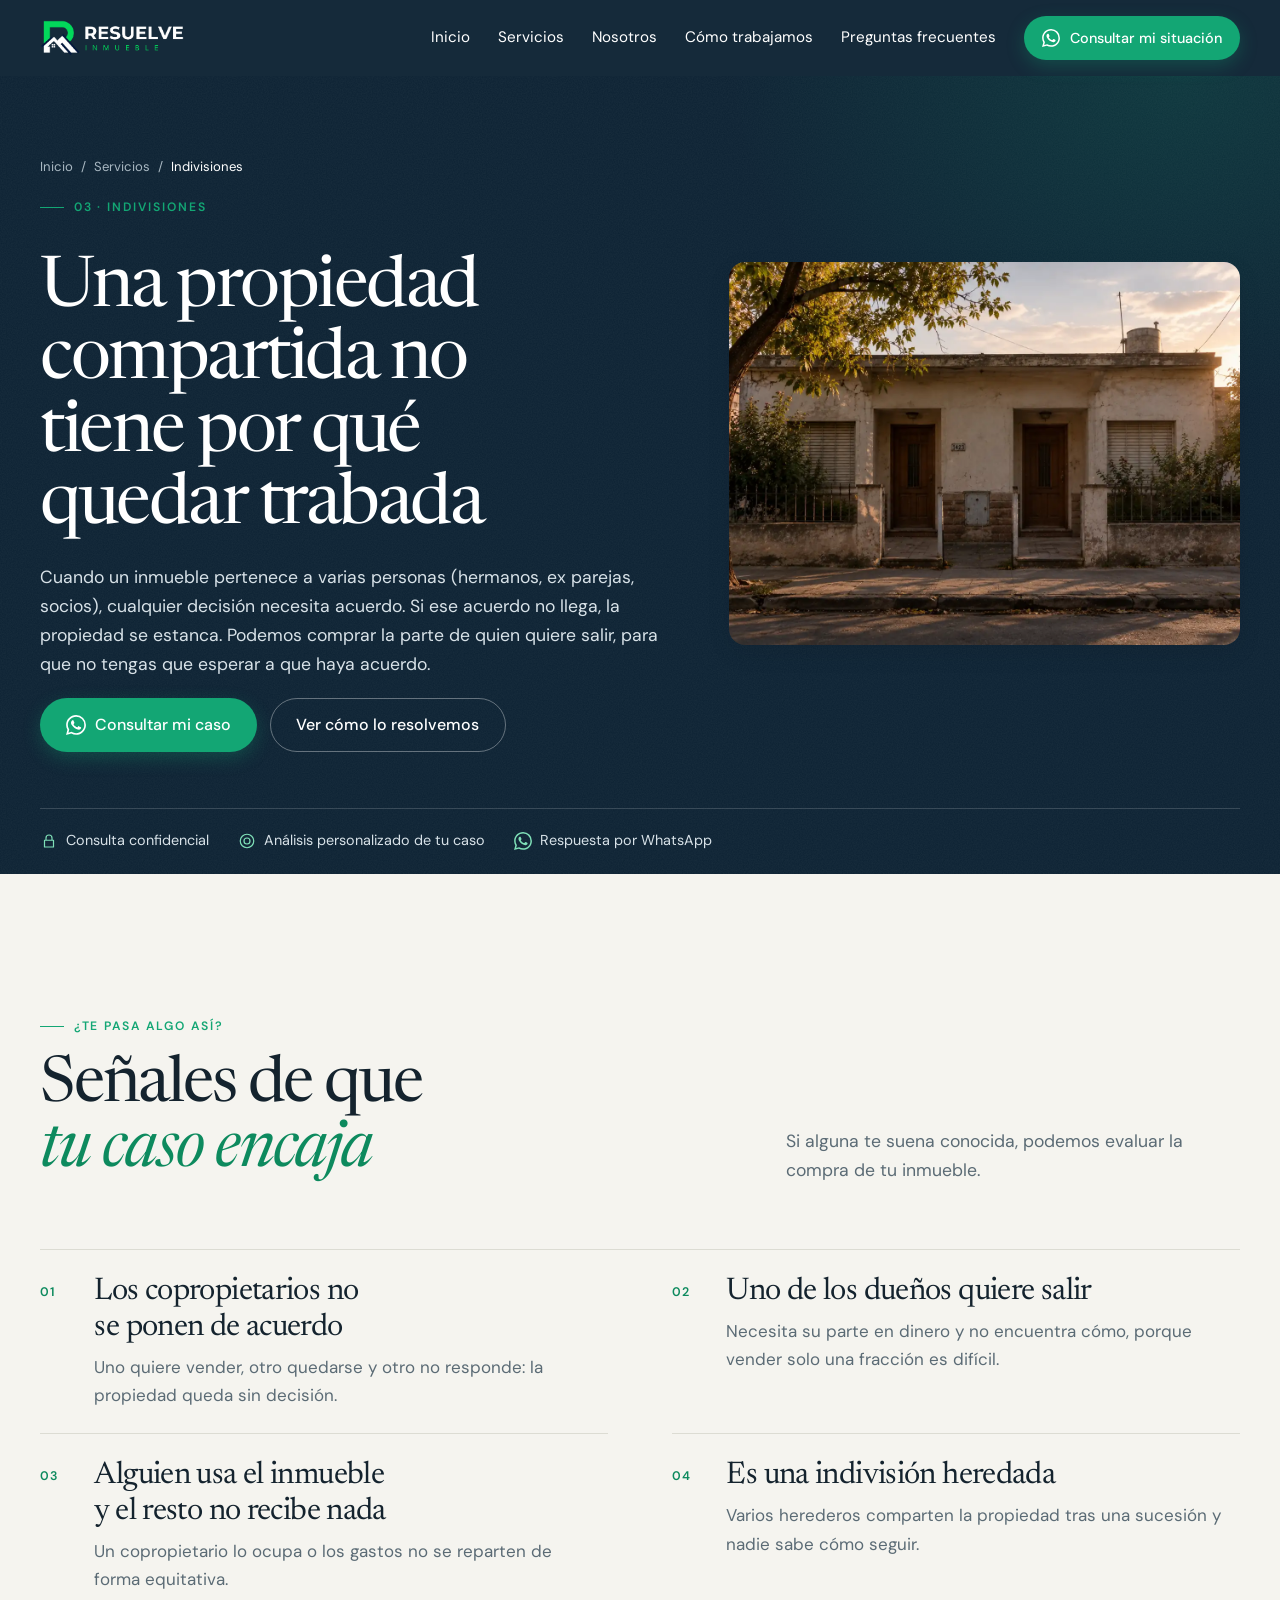
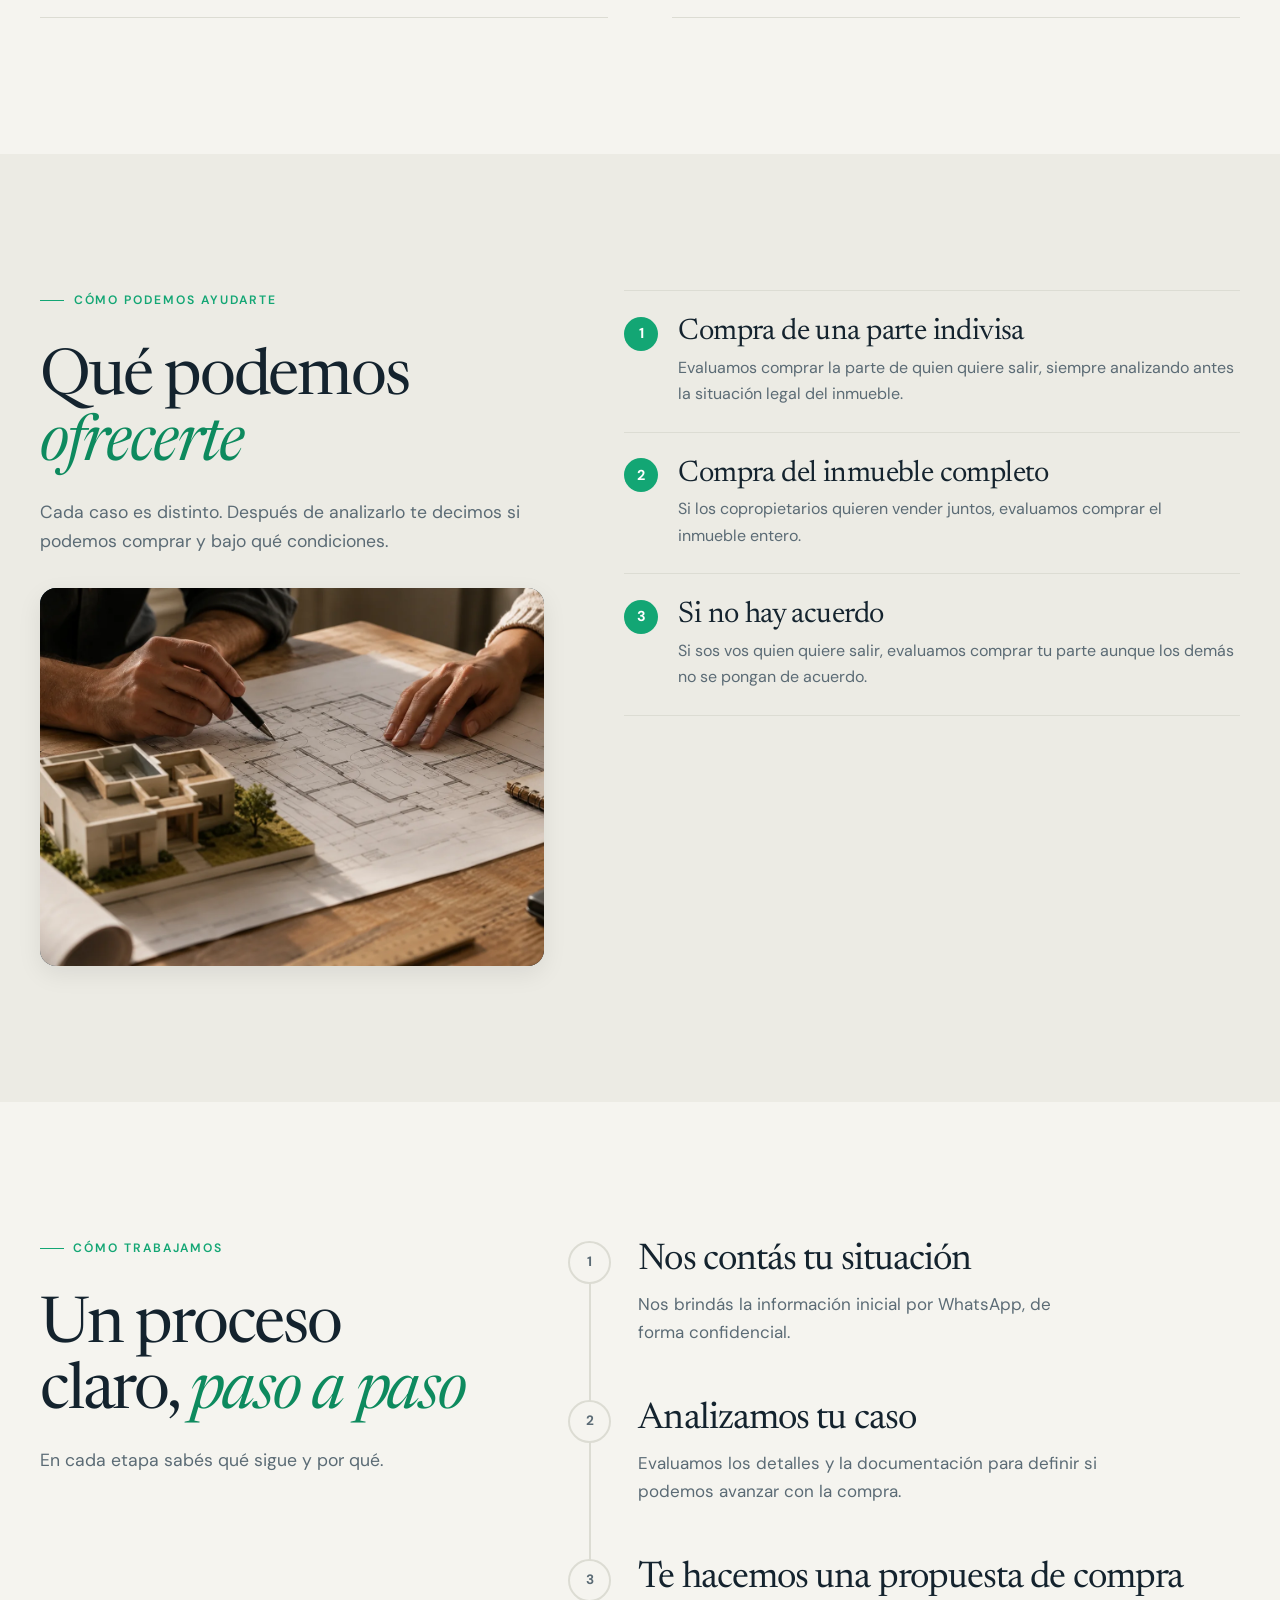
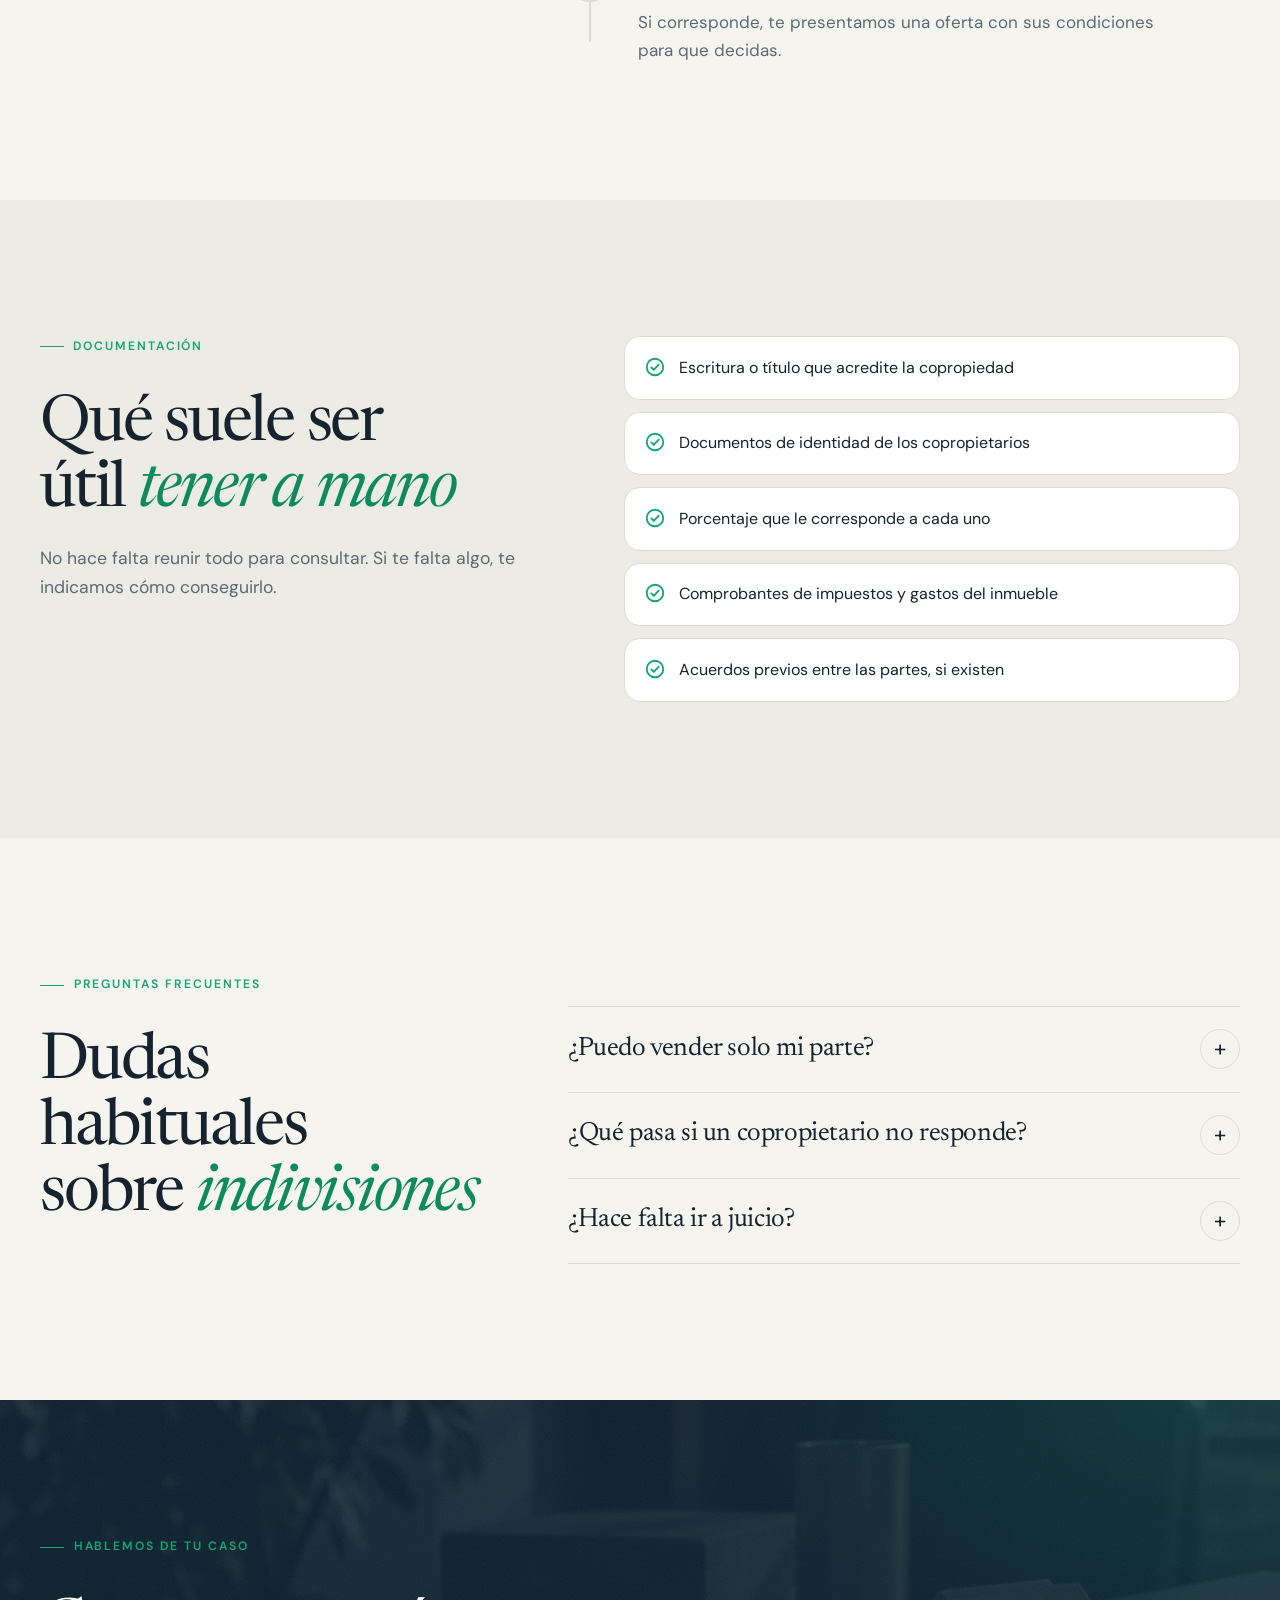
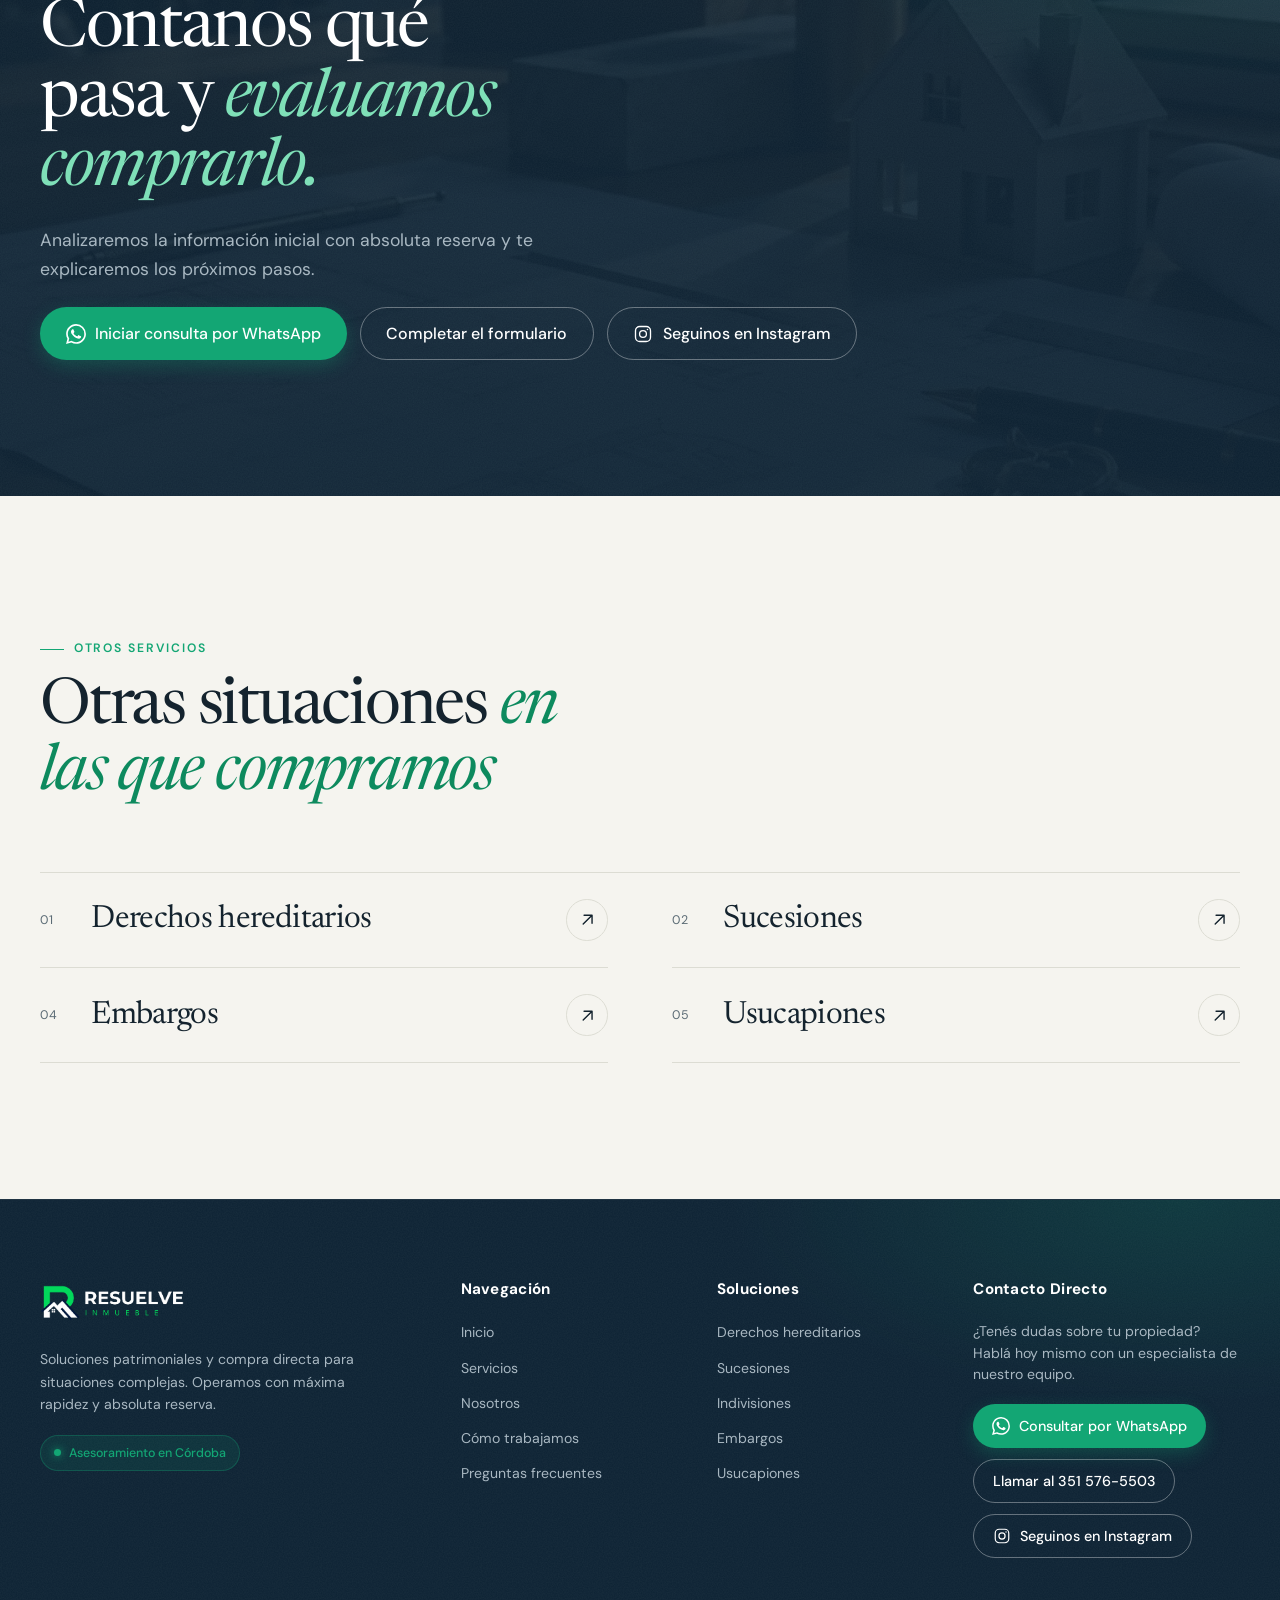
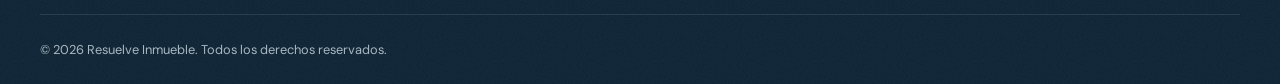
<file: indivisiones.html>
<!DOCTYPE html>
<html lang="es-AR">
<head>
  <meta charset="UTF-8">
  <meta name="viewport" content="width=device-width, initial-scale=1.0">
  <title>Compra de partes en indivisión | Resuelve Inmueble</title>
  <meta name="description" content="Compramos la parte de quien quiere salir de una propiedad compartida entre varias personas. Analizamos tu situación con reserva.">
  <meta name="robots" content="index, follow, max-image-preview:large, max-snippet:-1">
  <meta name="theme-color" content="#0c2233">
  <link rel="canonical" href="https://resuelveinmueble.vercel.app/indivisiones.html">
  
  
  <link rel="manifest" href="site.webmanifest">
  <link rel="icon" href="favicon.ico" sizes="48x48">
  <link rel="icon" href="icon-192.png" type="image/png" sizes="192x192">
  <link rel="apple-touch-icon" href="apple-touch-icon.png">
  <link rel="preconnect" href="https://fonts.googleapis.com">
  <link rel="preconnect" href="https://fonts.gstatic.com" crossorigin>
  <link rel="preload" as="style" href="https://fonts.googleapis.com/css2?family=DM+Sans:wght@400;500;700&family=Newsreader:ital,opsz,wght@0,6..72,400;0,6..72,500;1,6..72,400&display=swap" onload="this.onload=null;this.rel='stylesheet'">
  <noscript><link rel="stylesheet" href="https://fonts.googleapis.com/css2?family=DM+Sans:wght@400;500;700&family=Newsreader:ital,opsz,wght@0,6..72,400;0,6..72,500;1,6..72,400&display=swap"></noscript>
  <meta property="og:type" content="website">
  <meta property="og:site_name" content="Resuelve Inmueble">
  <meta property="og:locale" content="es_AR">
  <meta property="og:title" content="Compra de partes en indivisión | Resuelve Inmueble">
  <meta property="og:description" content="Compramos la parte de quien quiere salir de una propiedad compartida entre varias personas. Analizamos tu situación con reserva.">
  <meta property="og:url" content="https://resuelveinmueble.vercel.app/indivisiones.html">
  <meta property="og:image" content="https://resuelveinmueble.vercel.app/img/og-image.jpg">
  <meta property="og:image:width" content="1200">
  <meta property="og:image:height" content="630">
  <meta property="og:image:type" content="image/jpeg">
  <meta property="og:image:alt" content="Resuelve Inmueble: soluciones para situaciones complejas">
  <meta name="twitter:card" content="summary_large_image">
  <meta name="twitter:title" content="Compra de partes en indivisión | Resuelve Inmueble">
  <meta name="twitter:description" content="Compramos la parte de quien quiere salir de una propiedad compartida entre varias personas. Analizamos tu situación con reserva.">
  <meta name="twitter:image" content="https://resuelveinmueble.vercel.app/img/og-image.jpg">
  <meta name="twitter:image:alt" content="Resuelve Inmueble: soluciones para situaciones complejas">
  <script type="application/ld+json">{"@context": "https://schema.org", "@graph": [{"@type": "Service", "name": "Indivisiones", "serviceType": "Indivisiones", "description": "Compramos la parte de quien quiere salir de una propiedad compartida entre varias personas. Analizamos tu situación con reserva.", "url": "https://resuelveinmueble.vercel.app/indivisiones.html", "provider": {"@id": "https://resuelveinmueble.vercel.app/#organizacion"}, "areaServed": {"@type": "AdministrativeArea", "name": "Córdoba"}}, {"@type": "BreadcrumbList", "itemListElement": [{"@type": "ListItem", "position": 1, "name": "Inicio", "item": "https://resuelveinmueble.vercel.app/"}, {"@type": "ListItem", "position": 2, "name": "Servicios", "item": "https://resuelveinmueble.vercel.app/#servicios"}, {"@type": "ListItem", "position": 3, "name": "Indivisiones", "item": "https://resuelveinmueble.vercel.app/indivisiones.html"}]}, {"@type": "FAQPage", "mainEntity": [{"@type": "Question", "name": "¿Puedo vender solo mi parte?", "acceptedAnswer": {"@type": "Answer", "text": "En muchos casos sí, pero una parte indivisa es difícil de vender en el mercado tradicional. Evaluamos alternativas, incluida una compra directa."}}, {"@type": "Question", "name": "¿Qué pasa si un copropietario no responde?", "acceptedAnswer": {"@type": "Answer", "text": "En muchos casos podés avanzar con tu parte sin su colaboración, y nosotros podemos evaluar comprarla. Cada caso se analiza de forma particular."}}, {"@type": "Question", "name": "¿Hace falta ir a juicio?", "acceptedAnswer": {"@type": "Answer", "text": "No siempre. Una compra directa de tu parte evita tener que esperar un juicio de división. Cada caso se analiza de forma particular."}}]}]}</script>
  <link rel="stylesheet" href="style.css">
  <script src="main.js" defer></script>
</head>
<body data-wa-message="Hola, quiero consultar por una propiedad compartida o en indivisión.">
<a class="skip-link" href="#contenido">Saltar al contenido</a>
<svg width="0" height="0" style="position:absolute" aria-hidden="true">
  <symbol id="i-sucesiones" viewBox="0 0 24 24"><path d="M3 11l9-8 9 8M5 10v10h14V10M10 20v-6h4v6"/></symbol>
  <symbol id="i-indivisiones" viewBox="0 0 24 24"><path d="M9 11a3 3 0 100-6 3 3 0 000 6zM3 20c0-3 3-5 6-5s6 2 6 5M17 11a2.5 2.5 0 100-5M16 15c3 0 5 2 5 5"/></symbol>
  <symbol id="i-embargos" viewBox="0 0 24 24"><path d="M5 4h10l4 4v12H5zM14 4v5h5M8 13h8M8 17h5"/></symbol>
  <symbol id="i-confidencial" viewBox="0 0 24 24"><path d="M6 11h12v9H6zM8 11V8a4 4 0 018 0v3"/></symbol>
  <symbol id="i-usucapiones" viewBox="0 0 24 24"><path d="M8 18.5a3.5 3.5 0 100-7 3.5 3.5 0 000 7zM10.5 12.5L20 3M16 7l3 3M13.5 9.5l2 2"/></symbol>
  <symbol id="i-derechos" viewBox="0 0 24 24"><path d="M7 3h8l4 4v14H7zM15 3v4h4M10 12h6M10 16h6"/></symbol>
  <symbol id="i-cobertura" viewBox="0 0 24 24"><path d="M12 21s7-6.2 7-11.5a7 7 0 10-14 0C5 14.8 12 21 12 21zM12 12a2.5 2.5 0 100-5 2.5 2.5 0 000 5z"/></symbol>
  <symbol id="i-otros" viewBox="0 0 24 24"><path d="M4 5h16v11H9l-5 4z"/></symbol>
  <symbol id="i-analisis" viewBox="0 0 24 24"><path d="M12 21a9 9 0 100-18 9 9 0 000 18zM12 16a4 4 0 100-8 4 4 0 000 8z"/></symbol>
  <symbol id="i-whatsapp" viewBox="0 0 24 24"><path fill="currentColor" stroke="none" d="M17.472 14.382c-.297-.149-1.758-.867-2.03-.967-.273-.099-.471-.148-.67.15-.197.297-.767.966-.94 1.164-.173.199-.347.223-.644.075-.297-.15-1.255-.463-2.39-1.475-.883-.788-1.48-1.761-1.653-2.059-.173-.297-.018-.458.13-.606.134-.133.298-.347.446-.52.149-.174.198-.298.298-.497.099-.198.05-.371-.025-.52-.075-.149-.669-1.612-.916-2.207-.242-.579-.487-.5-.669-.51-.173-.008-.371-.01-.57-.01-.198 0-.52.074-.792.372-.272.297-1.04 1.016-1.04 2.479 0 1.462 1.065 2.875 1.213 3.074.149.198 2.096 3.2 5.077 4.487.709.306 1.262.489 1.694.625.712.227 1.36.195 1.871.118.571-.085 1.758-.719 2.006-1.413.248-.694.248-1.289.173-1.413-.074-.124-.272-.198-.57-.347m-5.421 7.403h-.004a9.87 9.87 0 01-5.031-1.378l-.361-.214-3.741.982.998-3.648-.235-.374a9.86 9.86 0 01-1.51-5.26c.001-5.45 4.436-9.884 9.888-9.884 2.64 0 5.122 1.03 6.988 2.898a9.825 9.825 0 012.893 6.994c-.003 5.45-4.437 9.884-9.885 9.884m8.413-18.297A11.815 11.815 0 0012.05 0C5.495 0 .16 5.335.157 11.892c0 2.096.547 4.142 1.588 5.945L.057 24l6.305-1.654a11.882 11.882 0 005.683 1.448h.005c6.554 0 11.89-5.335 11.893-11.893a11.821 11.821 0 00-3.48-8.413Z"/></symbol>
  <symbol id="i-instagram" viewBox="0 0 24 24"><rect x="3" y="3" width="18" height="18" rx="5.2"/><circle cx="12" cy="12" r="4.1"/><circle cx="17.4" cy="6.6" r=".95" fill="currentColor" stroke="none"/></symbol>
  <symbol id="i-arrow" viewBox="0 0 24 24"><path d="M7 17L17 7M8 7h9v9"/></symbol>
</svg>
<header class="site-header" id="site-header">
  <div class="container header-inner">
    <a href="index.html#inicio" class="brand" aria-label="Resuelve Inmueble, ir al inicio">
      <img src="img/logo.webp" alt="Logo Resuelve Inmueble" class="brand-img" width="842" height="210">
    </a>

    <button class="menu-toggle" id="menu-toggle" aria-expanded="false" aria-controls="main-nav" aria-label="Abrir menú">
      <span></span><span></span><span></span>
    </button>

        <nav class="main-nav" id="main-nav" aria-label="Principal">
      <a href="index.html#inicio">Inicio</a>
      <a href="index.html#servicios">Servicios</a>
      <a href="index.html#nosotros">Nosotros</a>
      <a href="index.html#metodo">Cómo trabajamos</a>
      <a href="index.html#faq">Preguntas frecuentes</a>
      <a href="https://wa.me/5493516578580" class="btn btn-primary btn-sm" data-whatsapp>
        <svg class="icon"><use href="#i-whatsapp"/></svg> Consultar mi situación
      </a>
    </nav>

  </div>
  <div class="scroll-progress" id="scroll-progress" aria-hidden="true"></div>
</header>
<main id="contenido">

<section class="section section-dark page-hero">
  <div class="container page-hero-grid">
    <div class="page-hero-text">
      <nav class="crumbs" aria-label="Migas de pan"><a href="index.html">Inicio</a><span aria-hidden="true">/</span><a href="index.html#servicios">Servicios</a><span aria-hidden="true">/</span><span aria-current="page">Indivisiones</span></nav>
      <p class="eyebrow">03 · Indivisiones</p>
      <h1>Una propiedad compartida no tiene por qué quedar trabada</h1>
      <p class="page-intro">Cuando un inmueble pertenece a varias personas (hermanos, ex parejas, socios), cualquier decisión necesita acuerdo. Si ese acuerdo no llega, la propiedad se estanca. Podemos comprar la parte de quien quiere salir, para que no tengas que esperar a que haya acuerdo.</p>
      <div class="hero-actions">
        <a href="https://wa.me/5493516578580" class="btn btn-primary" data-whatsapp><svg class="icon"><use href="#i-whatsapp"/></svg> Consultar mi caso</a>
        <a href="#alternativas" class="btn btn-ghost">Ver cómo lo resolvemos</a>
      </div>
    </div>
    <figure class="img-slot" data-label="Imagen pendiente&#10;img/servicios/indivisiones-hero.webp&#10;1200 × 900 px"><img src="img/servicios/indivisiones-hero.webp" alt="Propiedad con situación de indivisiones" width="1200" height="900" loading="eager" decoding="async" onerror="this.parentElement.classList.add('is-empty')"></figure>
  </div>
  <div class="container">
    <ul class="hero-proof">
      <li><svg class="icon"><use href="#i-confidencial"/></svg> Consulta confidencial</li>
      <li><svg class="icon"><use href="#i-analisis"/></svg> Análisis personalizado de tu caso</li>
      <li><svg class="icon"><use href="#i-whatsapp"/></svg> Respuesta por WhatsApp</li>
    </ul>
  </div>
</section>

<section class="section">
  <div class="container">
    <header class="sec-head"><div><p class="eyebrow">¿Te pasa algo así?</p><h2>Señales de que <em>tu caso encaja</em></h2></div><p class="sec-lead">Si alguna te suena conocida, podemos evaluar la compra de tu inmueble.</p></header>
    <ol class="sig"><li><span class="sig-n">01</span><div><h3>Los copropietarios no se ponen de acuerdo</h3><p>Uno quiere vender, otro quedarse y otro no responde: la propiedad queda sin decisión.</p></div></li><li><span class="sig-n">02</span><div><h3>Uno de los dueños quiere salir</h3><p>Necesita su parte en dinero y no encuentra cómo, porque vender solo una fracción es difícil.</p></div></li><li><span class="sig-n">03</span><div><h3>Alguien usa el inmueble y el resto no recibe nada</h3><p>Un copropietario lo ocupa o los gastos no se reparten de forma equitativa.</p></div></li><li><span class="sig-n">04</span><div><h3>Es una indivisión heredada</h3><p>Varios herederos comparten la propiedad tras una sucesión y nadie sabe cómo seguir.</p></div></li></ol>
  </div>
</section>

<section class="section section-alt" id="alternativas">
  <div class="container duo">
    <div class="duo-side">
      <p class="eyebrow">Cómo podemos ayudarte</p>
      <h2>Qué podemos <em>ofrecerte</em></h2>
      <p class="sec-lead">Cada caso es distinto. Después de analizarlo te decimos si podemos comprar y bajo qué condiciones.</p>
      <figure class="img-slot" data-label="Imagen pendiente&#10;img/servicios/indivisiones-detalle.webp&#10;1200 × 900 px"><img src="img/servicios/indivisiones-detalle.webp" alt="Asesoramiento sobre indivisiones" width="1200" height="900" loading="lazy" decoding="async" onerror="this.parentElement.classList.add('is-empty')"></figure>
    </div>
    <ol class="alt-list"><li><h3>Compra de una parte indivisa</h3><p>Evaluamos comprar la parte de quien quiere salir, siempre analizando antes la situación legal del inmueble.</p></li><li><h3>Compra del inmueble completo</h3><p>Si los copropietarios quieren vender juntos, evaluamos comprar el inmueble entero.</p></li><li><h3>Si no hay acuerdo</h3><p>Si sos vos quien quiere salir, evaluamos comprar tu parte aunque los demás no se pongan de acuerdo.</p></li></ol>
  </div>
</section>

<section class="section" id="metodo">
  <div class="container method">
    <div class="method-head">
      <p class="eyebrow">Cómo trabajamos</p>
      <h2>Un proceso claro, <em>paso a paso</em></h2>
      <p class="sec-lead">En cada etapa sabés qué sigue y por qué.</p>
    </div>
    <ol class="tl">
      <li><span class="tl-n">1</span><h3>Nos contás tu situación</h3><p>Nos brindás la información inicial por WhatsApp, de forma confidencial.</p></li>
      <li><span class="tl-n">2</span><h3>Analizamos tu caso</h3><p>Evaluamos los detalles y la documentación para definir si podemos avanzar con la compra.</p></li>
      <li><span class="tl-n">3</span><h3>Te hacemos una propuesta de compra</h3><p>Si corresponde, te presentamos una oferta con sus condiciones para que decidas.</p></li>
    </ol>
  </div>
</section>

<section class="section section-alt">
  <div class="container duo">
    <div class="duo-side">
      <p class="eyebrow">Documentación</p>
      <h2>Qué suele ser útil <em>tener a mano</em></h2>
      <p class="sec-lead">No hace falta reunir todo para consultar. Si te falta algo, te indicamos cómo conseguirlo.</p>
    </div>
    <ul class="checklist"><li>Escritura o título que acredite la copropiedad</li><li>Documentos de identidad de los copropietarios</li><li>Porcentaje que le corresponde a cada uno</li><li>Comprobantes de impuestos y gastos del inmueble</li><li>Acuerdos previos entre las partes, si existen</li></ul>
  </div>
</section>

<section class="section" id="faq">
  <div class="container faq2">
    <div class="faq-head">
      <p class="eyebrow">Preguntas frecuentes</p>
      <h2>Dudas habituales sobre <em>indivisiones</em></h2>
    </div>
    <div>
      <div class="faq-grid"><details name="faq"><summary>¿Puedo vender solo mi parte?</summary><p>En muchos casos sí, pero una parte indivisa es difícil de vender en el mercado tradicional. Evaluamos alternativas, incluida una compra directa.</p></details><details name="faq"><summary>¿Qué pasa si un copropietario no responde?</summary><p>En muchos casos podés avanzar con tu parte sin su colaboración, y nosotros podemos evaluar comprarla. Cada caso se analiza de forma particular.</p></details><details name="faq"><summary>¿Hace falta ir a juicio?</summary><p>No siempre. Una compra directa de tu parte evita tener que esperar un juicio de división. Cada caso se analiza de forma particular.</p></details></div>
    </div>
  </div>
</section>

<section class="section section-dark cta-band">
  <div class="container cta-inner">
    <p class="eyebrow">Hablemos de tu caso</p>
    <h2>Contanos qué pasa y <em>evaluamos comprarlo.</em></h2>
    <p class="sec-lead">Analizaremos la información inicial con absoluta reserva y te explicaremos los próximos pasos.</p>
    <div class="cta-actions">
      <a href="https://wa.me/5493516578580" class="btn btn-primary" data-whatsapp><svg class="icon"><use href="#i-whatsapp"/></svg> Iniciar consulta por WhatsApp</a>
      <a href="index.html?situacion=Indivisiones#contacto" class="btn btn-ghost">Completar el formulario</a>
      <a href="https://instagram.com/resuelveinmueble" class="btn btn-ghost" target="_blank" rel="noopener noreferrer" data-instagram><svg class="icon"><use href="#i-instagram"/></svg> Seguinos en Instagram</a>
    </div>
  </div>
</section>

<section class="section">
  <div class="container">
    <header class="sec-head"><div><p class="eyebrow">Otros servicios</p><h2>Otras situaciones <em>en las que compramos</em></h2></div></header>
    <div class="rel"><a href="derechos-hereditarios.html"><span class="n">01</span><span class="t">Derechos hereditarios</span><span class="go"><svg class="icon"><use href="#i-arrow"/></svg></span></a><a href="sucesiones.html"><span class="n">02</span><span class="t">Sucesiones</span><span class="go"><svg class="icon"><use href="#i-arrow"/></svg></span></a><a href="embargos.html"><span class="n">04</span><span class="t">Embargos</span><span class="go"><svg class="icon"><use href="#i-arrow"/></svg></span></a><a href="usucapiones.html"><span class="n">05</span><span class="t">Usucapiones</span><span class="go"><svg class="icon"><use href="#i-arrow"/></svg></span></a></div>
  </div>
</section>

</main>
<footer class="site-footer">
  <div class="container">
    <div class="footer-top">
      <!-- Columna 1: Branding y Propósito -->
      <div class="footer-brand">
        <a href="index.html#inicio" class="brand" aria-label="Resuelve Inmueble, ir al inicio">
          <img src="img/logo.webp" alt="Logo Resuelve Inmueble" class="brand-img" width="842" height="210">
        </a>
        <p class="footer-desc">Soluciones patrimoniales y compra directa para situaciones complejas. Operamos con máxima rapidez y absoluta reserva.</p>
        <div class="footer-badge">
          <span class="badge-dot"></span> Asesoramiento en Córdoba
        </div>
      </div>

      <!-- Wrapper para agrupar Navegación y Soluciones en Celulares -->
      <div class="footer-nav-wrapper">
        <!-- Columna 2: Navegación Rápida -->
        <div class="footer-nav-col">
          <h4>Navegación</h4>
          <nav class="footer-links">
            <a href="index.html#inicio">Inicio</a>
            <a href="index.html#servicios">Servicios</a>
            <a href="index.html#nosotros">Nosotros</a>
            <a href="index.html#metodo">Cómo trabajamos</a>
            <a href="index.html#faq">Preguntas frecuentes</a>
          </nav>
        </div>

        <!-- Columna 3: Servicios Principales -->
        <div class="footer-nav-col">
          <h4>Soluciones</h4>
          <nav class="footer-links">
            <a href="derechos-hereditarios.html">Derechos hereditarios</a>
            <a href="sucesiones.html">Sucesiones</a>
            <a href="indivisiones.html">Indivisiones</a>
            <a href="embargos.html">Embargos</a>
            <a href="usucapiones.html">Usucapiones</a>
          </nav>
        </div>
      </div>

      <!-- Columna 4: Contacto Directo -->
      <div class="footer-contact-col">
        <h4>Contacto Directo</h4>
        <p class="footer-contact-text">¿Tenés dudas sobre tu propiedad? Hablá hoy mismo con un especialista de nuestro equipo.</p>
        <div class="footer-actions">
          <a href="https://wa.me/5493516578580" class="btn btn-primary btn-sm footer-btn" data-whatsapp>
            <svg class="icon"><use href="#i-whatsapp"/></svg> Consultar por WhatsApp
          </a>
          <a href="tel:+543515765503" class="btn btn-ghost btn-sm footer-btn">
            Llamar al 351 576-5503
          </a>
          <a href="https://instagram.com/resuelveinmueble" class="btn btn-ghost btn-sm footer-btn" target="_blank" rel="noopener noreferrer" data-instagram>
            <svg class="icon"><use href="#i-instagram"/></svg> Seguinos en Instagram
          </a>
        </div>
      </div>
    </div>

    <!-- Barra Inferior de Copyright -->
    <div class="footer-bottom">
      <span>© <span id="year">2026</span> Resuelve Inmueble. Todos los derechos reservados.</span>
    </div>
  </div>
</footer>
<a href="https://wa.me/5493516578580" class="wa-float" data-whatsapp aria-label="Consultar por WhatsApp"><svg class="icon"><use href="#i-whatsapp"/></svg></a>
</body>
</html>
</file>
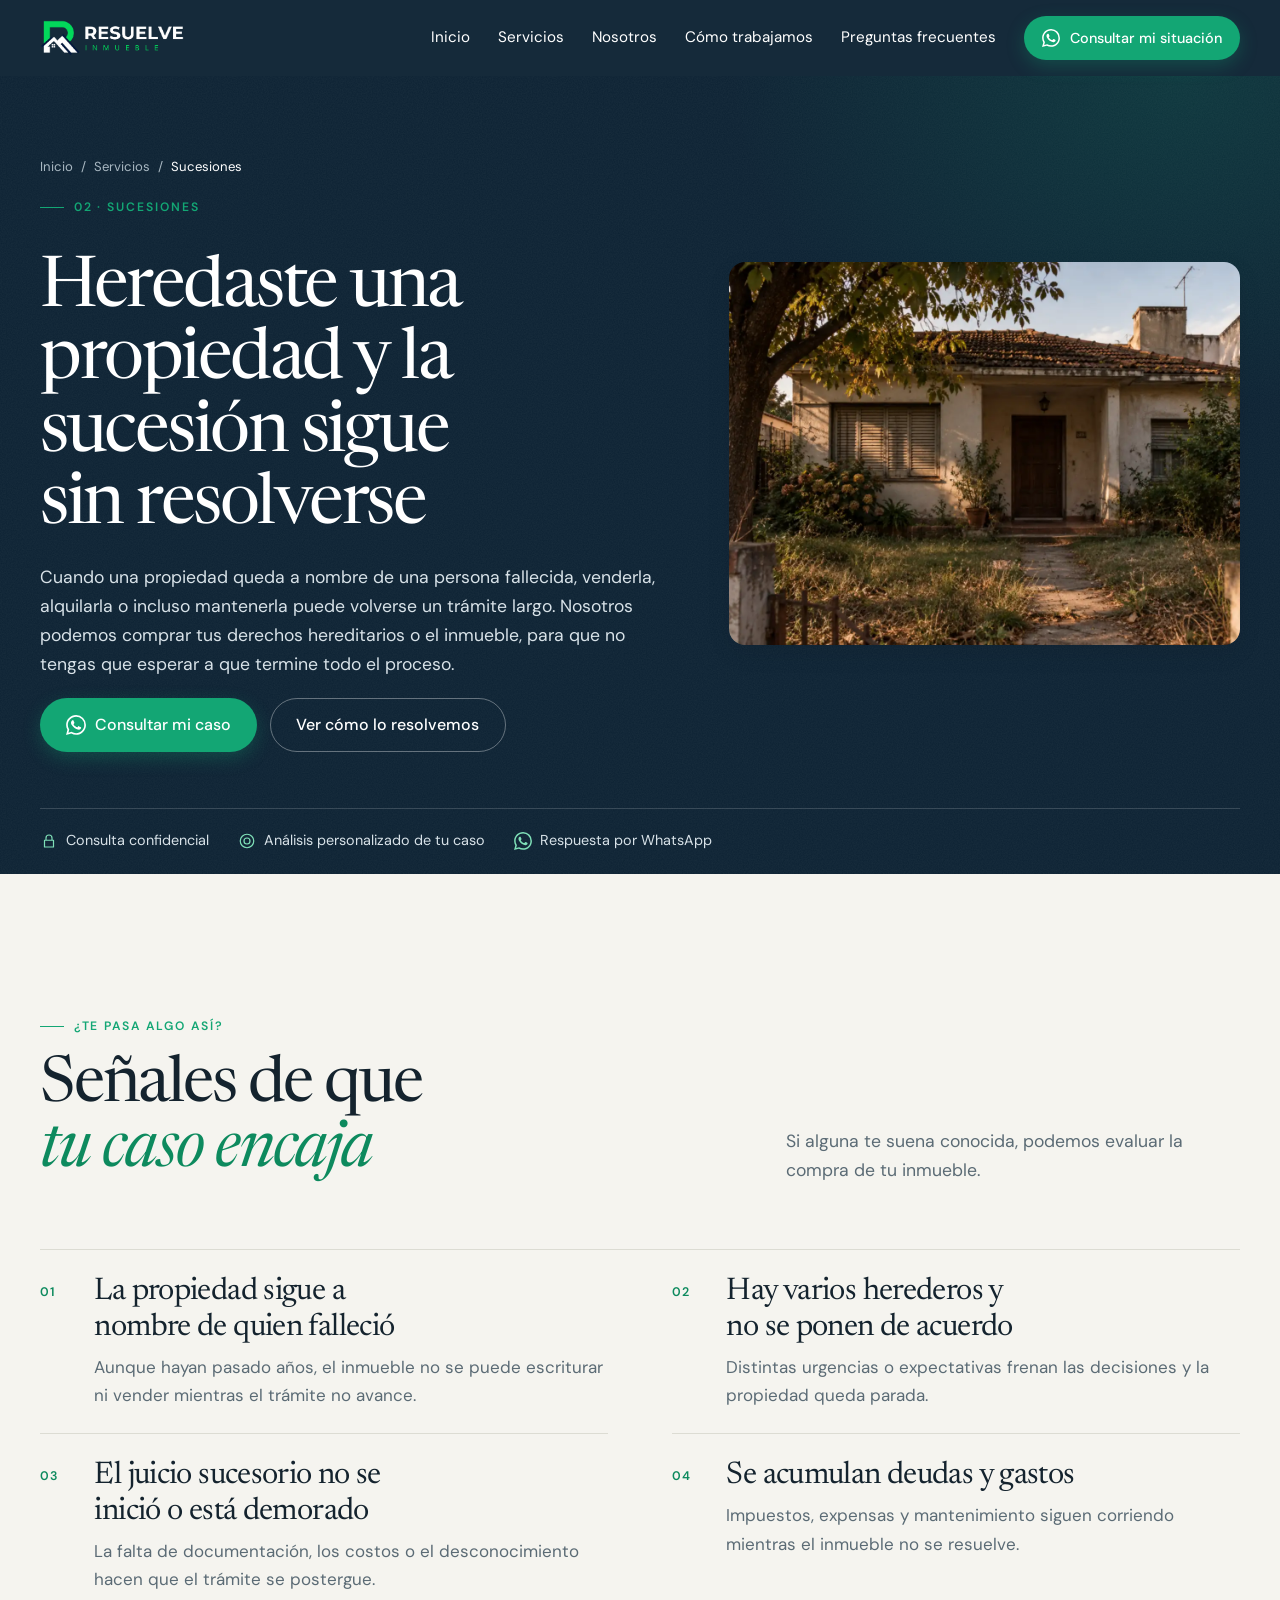
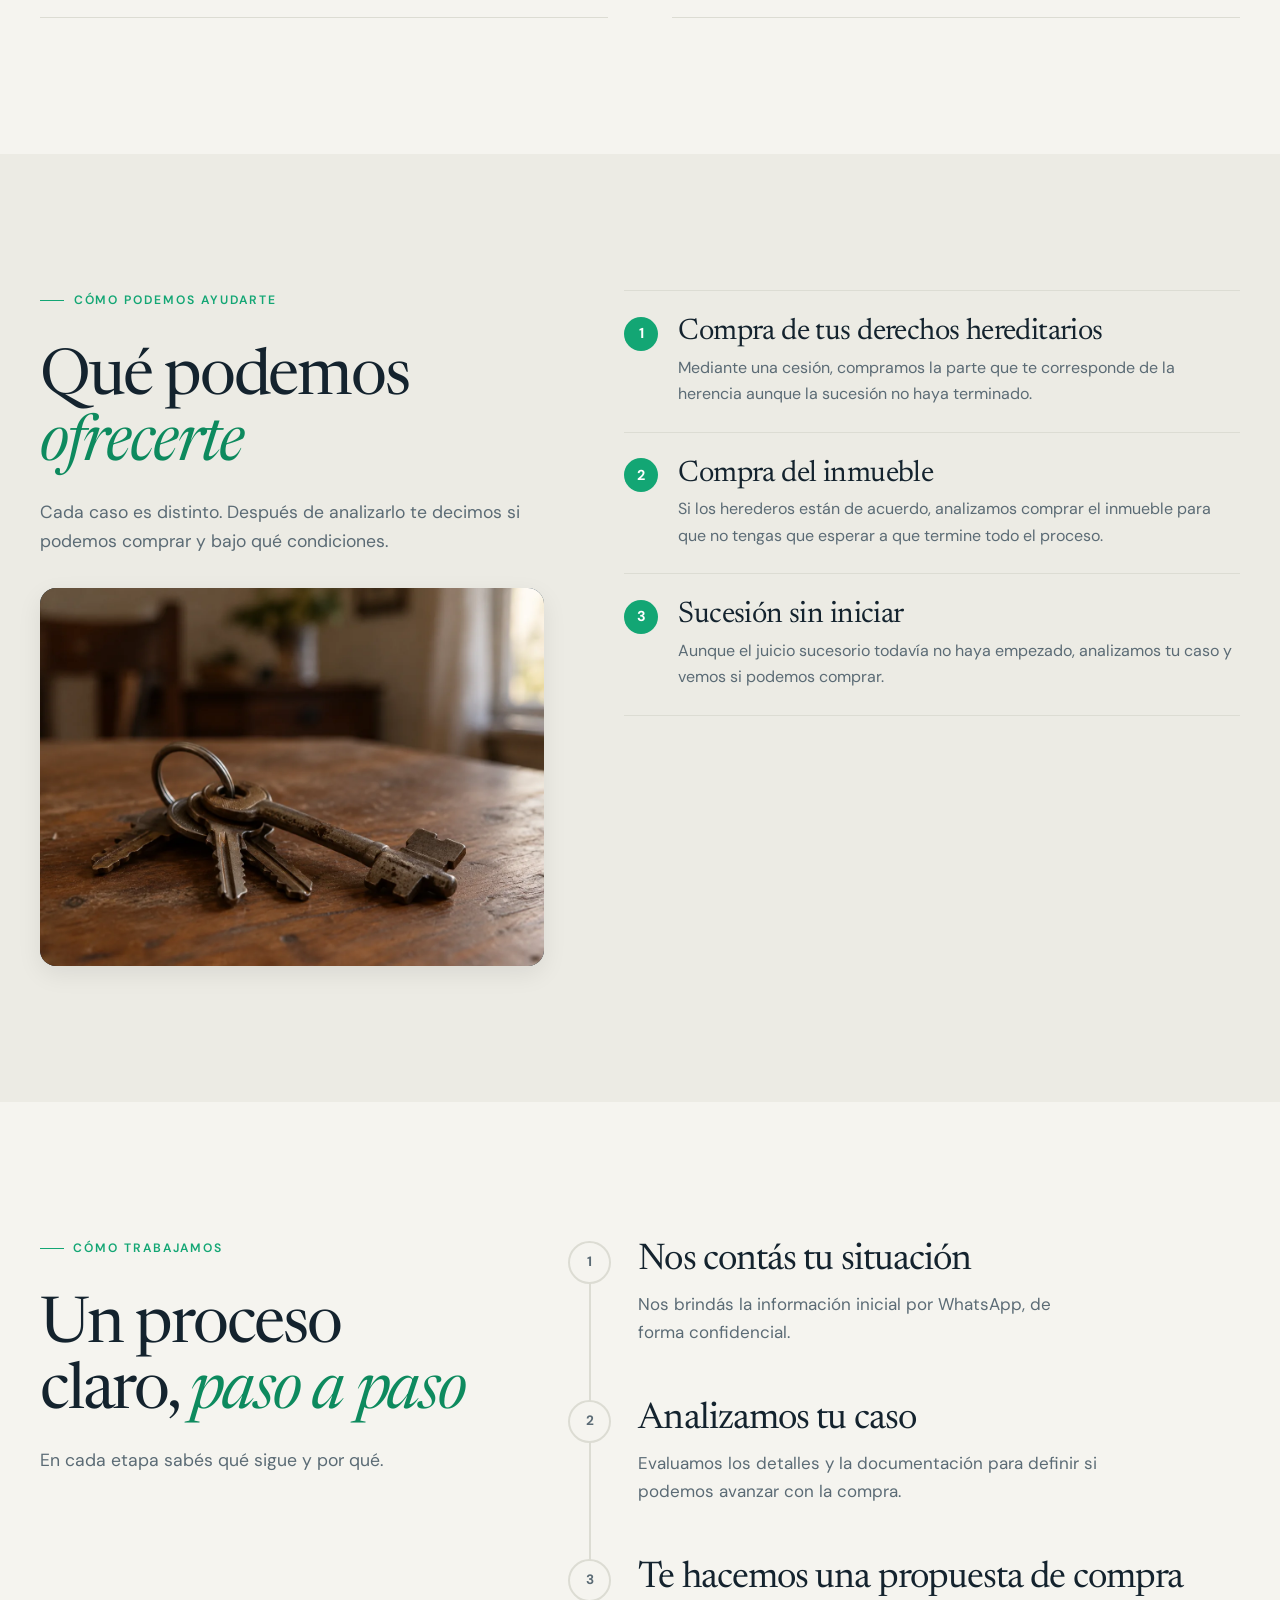
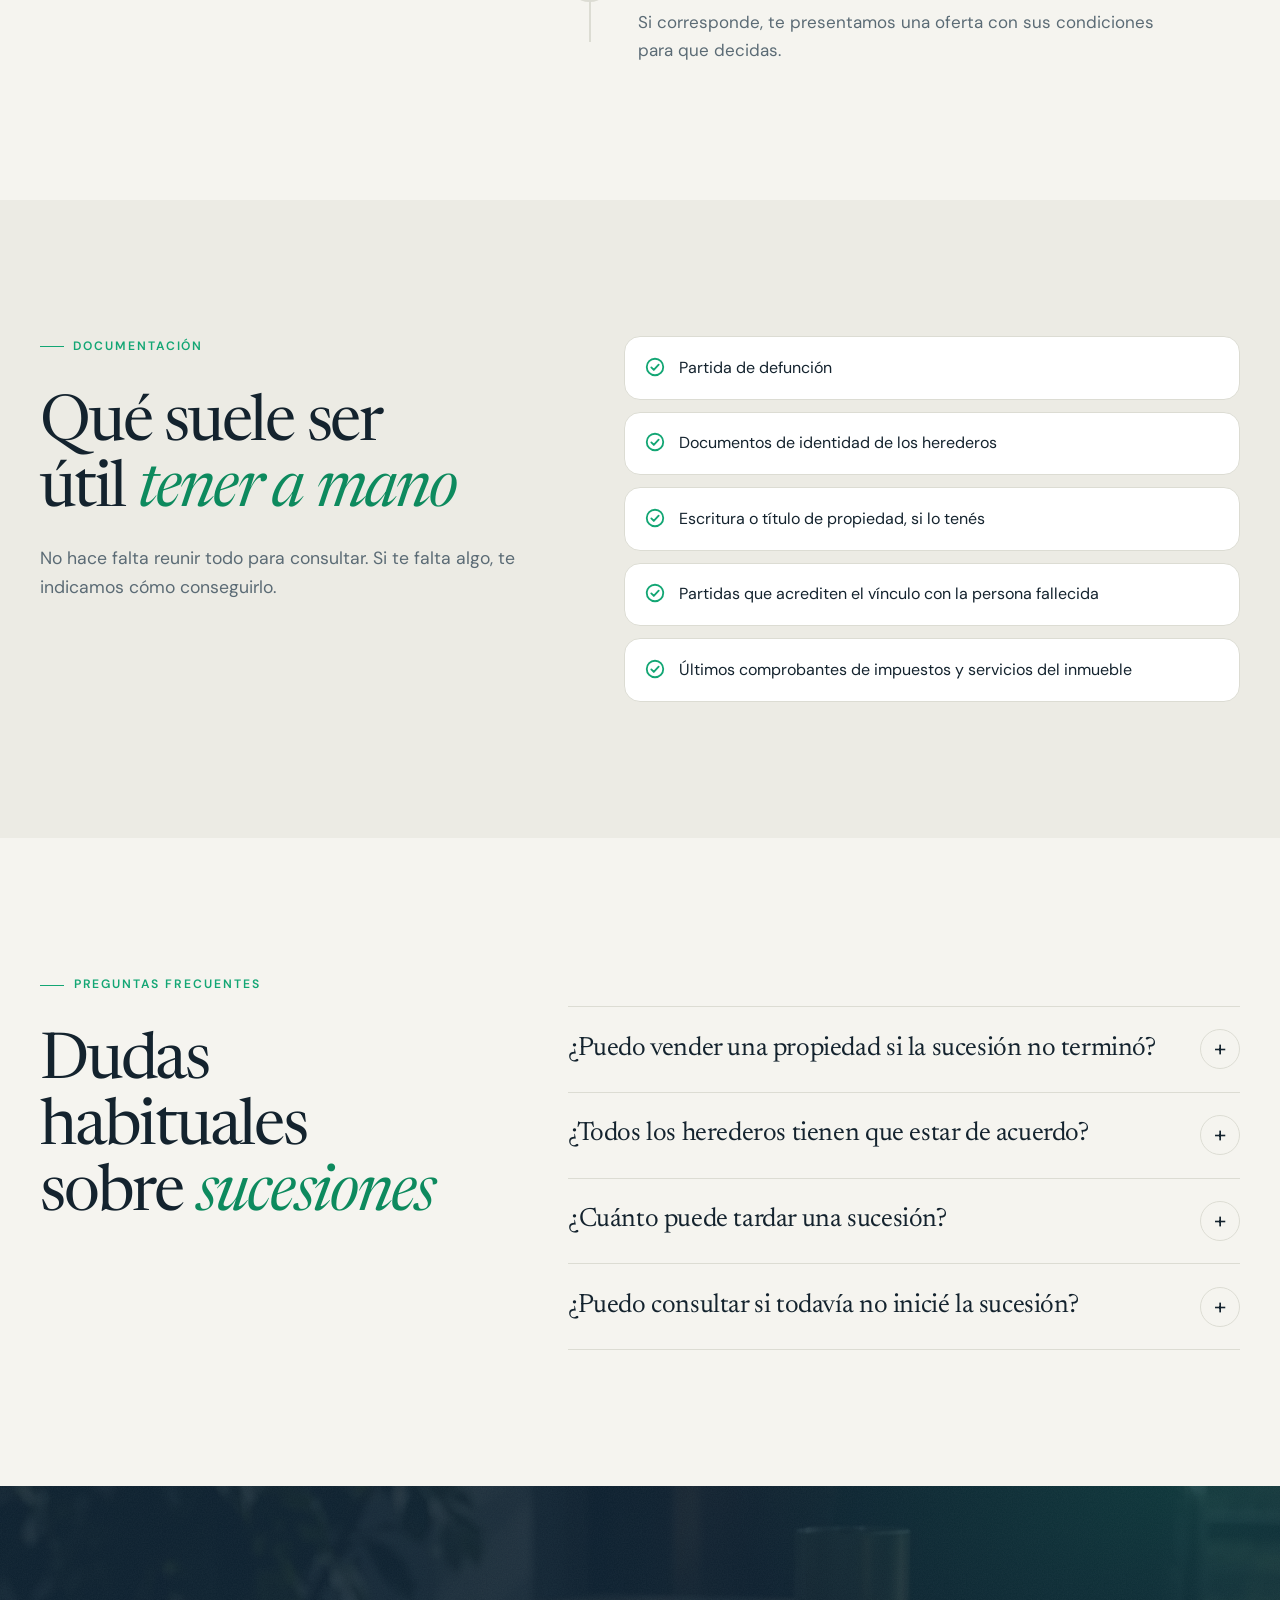
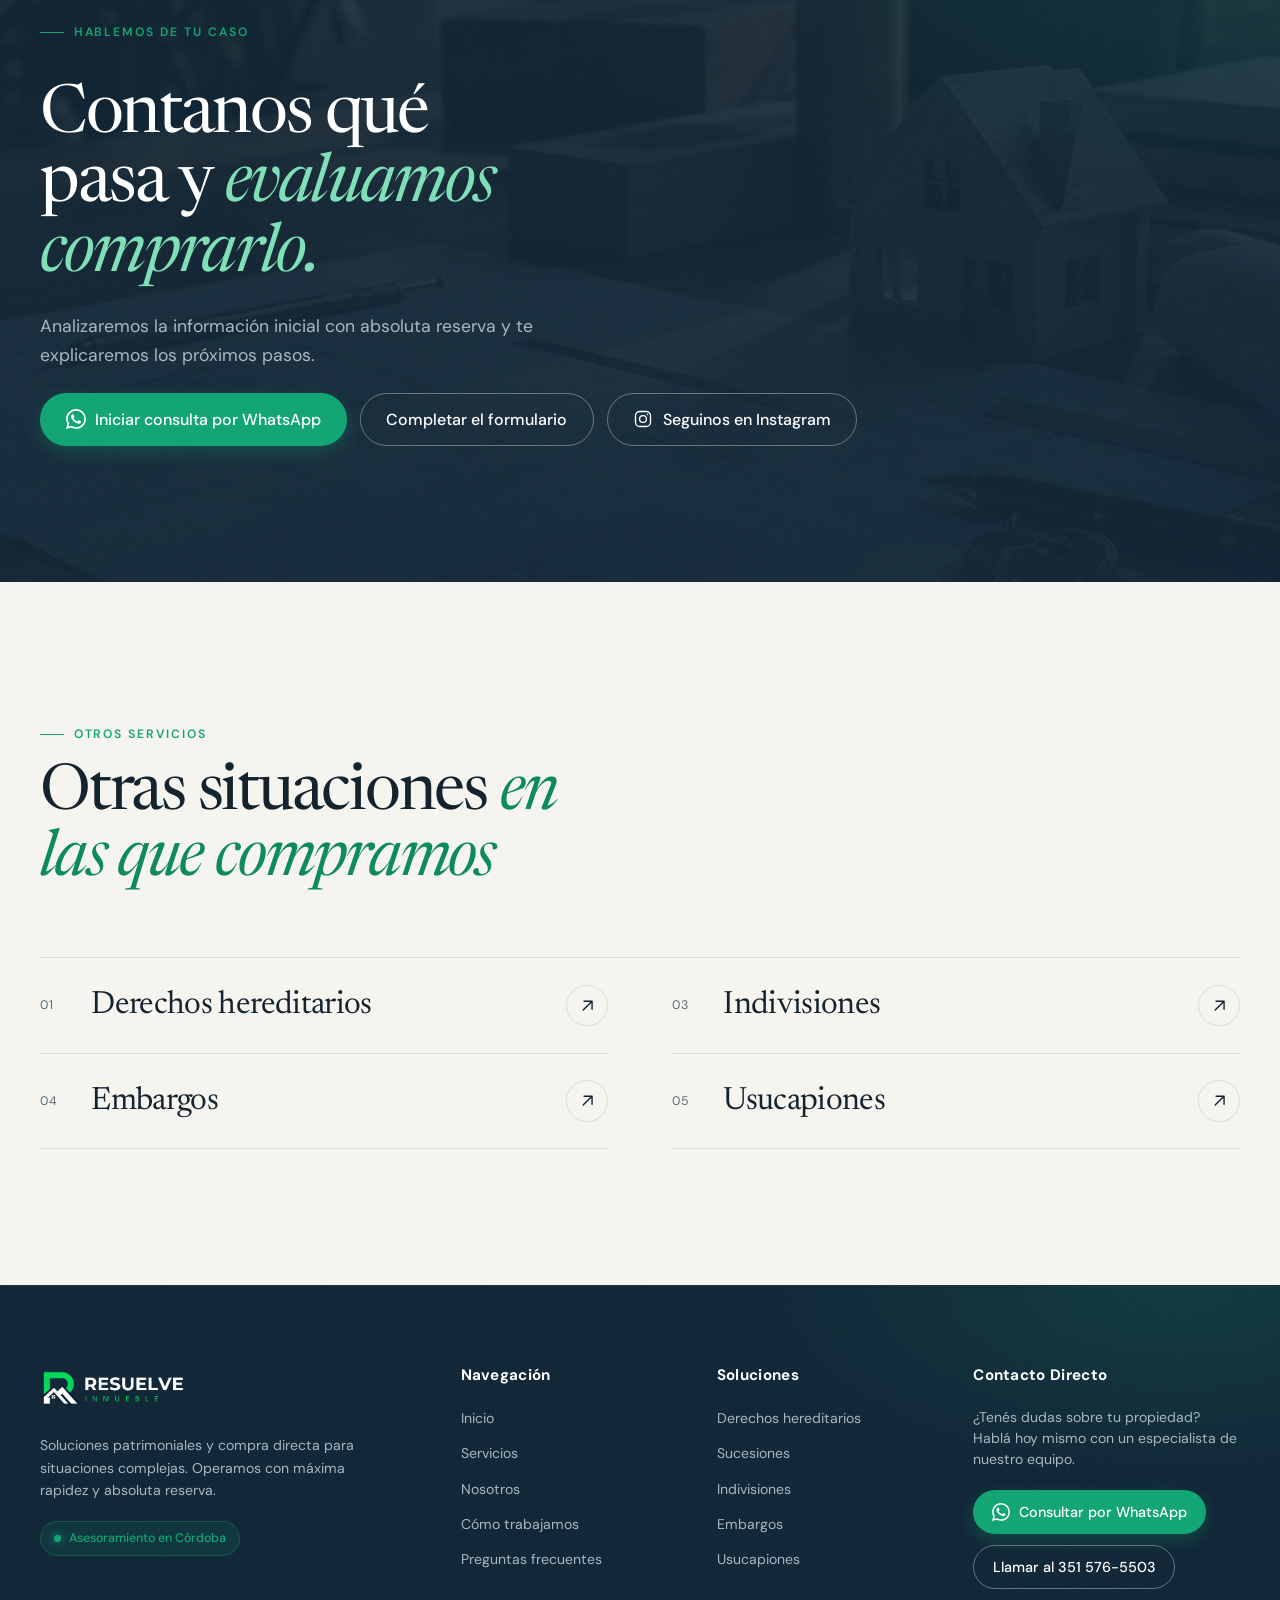
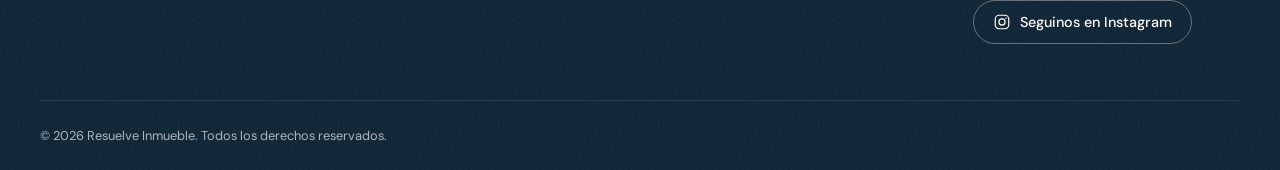
<file: sucesiones.html>
<!DOCTYPE html>
<html lang="es-AR">
<head>
  <meta charset="UTF-8">
  <meta name="viewport" content="width=device-width, initial-scale=1.0">
  <title>Inmuebles con sucesión sin resolver | Resuelve Inmueble</title>
  <meta name="description" content="Compramos derechos hereditarios e inmuebles con sucesión abierta o sin iniciar. Analizamos tu caso con total reserva.">
  <meta name="robots" content="index, follow, max-image-preview:large, max-snippet:-1">
  <meta name="theme-color" content="#0c2233">
  <link rel="canonical" href="https://resuelveinmueble.vercel.app/sucesiones.html">
  
  
  <link rel="manifest" href="site.webmanifest">
  <link rel="icon" href="favicon.ico" sizes="48x48">
  <link rel="icon" href="icon-192.png" type="image/png" sizes="192x192">
  <link rel="apple-touch-icon" href="apple-touch-icon.png">
  <link rel="preconnect" href="https://fonts.googleapis.com">
  <link rel="preconnect" href="https://fonts.gstatic.com" crossorigin>
  <link rel="preload" as="style" href="https://fonts.googleapis.com/css2?family=DM+Sans:wght@400;500;700&family=Newsreader:ital,opsz,wght@0,6..72,400;0,6..72,500;1,6..72,400&display=swap" onload="this.onload=null;this.rel='stylesheet'">
  <noscript><link rel="stylesheet" href="https://fonts.googleapis.com/css2?family=DM+Sans:wght@400;500;700&family=Newsreader:ital,opsz,wght@0,6..72,400;0,6..72,500;1,6..72,400&display=swap"></noscript>
  <meta property="og:type" content="website">
  <meta property="og:site_name" content="Resuelve Inmueble">
  <meta property="og:locale" content="es_AR">
  <meta property="og:title" content="Inmuebles con sucesión sin resolver | Resuelve Inmueble">
  <meta property="og:description" content="Compramos derechos hereditarios e inmuebles con sucesión abierta o sin iniciar. Analizamos tu caso con total reserva.">
  <meta property="og:url" content="https://resuelveinmueble.vercel.app/sucesiones.html">
  <meta property="og:image" content="https://resuelveinmueble.vercel.app/img/og-image.jpg">
  <meta property="og:image:width" content="1200">
  <meta property="og:image:height" content="630">
  <meta property="og:image:type" content="image/jpeg">
  <meta property="og:image:alt" content="Resuelve Inmueble: soluciones para situaciones complejas">
  <meta name="twitter:card" content="summary_large_image">
  <meta name="twitter:title" content="Inmuebles con sucesión sin resolver | Resuelve Inmueble">
  <meta name="twitter:description" content="Compramos derechos hereditarios e inmuebles con sucesión abierta o sin iniciar. Analizamos tu caso con total reserva.">
  <meta name="twitter:image" content="https://resuelveinmueble.vercel.app/img/og-image.jpg">
  <meta name="twitter:image:alt" content="Resuelve Inmueble: soluciones para situaciones complejas">
  <script type="application/ld+json">{"@context": "https://schema.org", "@graph": [{"@type": "Service", "name": "Sucesiones", "serviceType": "Sucesiones", "description": "Compramos derechos hereditarios e inmuebles con sucesión abierta o sin iniciar. Analizamos tu caso con total reserva.", "url": "https://resuelveinmueble.vercel.app/sucesiones.html", "provider": {"@id": "https://resuelveinmueble.vercel.app/#organizacion"}, "areaServed": {"@type": "AdministrativeArea", "name": "Córdoba"}}, {"@type": "BreadcrumbList", "itemListElement": [{"@type": "ListItem", "position": 1, "name": "Inicio", "item": "https://resuelveinmueble.vercel.app/"}, {"@type": "ListItem", "position": 2, "name": "Servicios", "item": "https://resuelveinmueble.vercel.app/#servicios"}, {"@type": "ListItem", "position": 3, "name": "Sucesiones", "item": "https://resuelveinmueble.vercel.app/sucesiones.html"}]}, {"@type": "FAQPage", "mainEntity": [{"@type": "Question", "name": "¿Puedo vender una propiedad si la sucesión no terminó?", "acceptedAnswer": {"@type": "Answer", "text": "En muchos casos sí. Podemos comprar tus derechos hereditarios mediante una cesión, aunque la sucesión no haya terminado. Analizamos cada caso antes de hacerte una propuesta."}}, {"@type": "Question", "name": "¿Todos los herederos tienen que estar de acuerdo?", "acceptedAnswer": {"@type": "Answer", "text": "Para vender el inmueble completo se necesita acuerdo o intervención judicial. Para ceder tus propios derechos, en general no. Te explicamos cómo sería en tu caso."}}, {"@type": "Question", "name": "¿Cuánto puede tardar una sucesión?", "acceptedAnswer": {"@type": "Answer", "text": "Depende de la complejidad, de la documentación y del juzgado. Con la compra de tus derechos no hace falta esperar a que termine."}}, {"@type": "Question", "name": "¿Puedo consultar si todavía no inicié la sucesión?", "acceptedAnswer": {"@type": "Answer", "text": "Sí. No hace falta haber iniciado el trámite para consultarnos: analizamos tu caso y te decimos si podemos comprar."}}]}]}</script>
  <link rel="stylesheet" href="style.css">
  <script src="main.js" defer></script>
</head>
<body data-wa-message="Hola, quiero consultar por un inmueble con una sucesión sin resolver.">
<a class="skip-link" href="#contenido">Saltar al contenido</a>
<svg width="0" height="0" style="position:absolute" aria-hidden="true">
  <symbol id="i-sucesiones" viewBox="0 0 24 24"><path d="M3 11l9-8 9 8M5 10v10h14V10M10 20v-6h4v6"/></symbol>
  <symbol id="i-indivisiones" viewBox="0 0 24 24"><path d="M9 11a3 3 0 100-6 3 3 0 000 6zM3 20c0-3 3-5 6-5s6 2 6 5M17 11a2.5 2.5 0 100-5M16 15c3 0 5 2 5 5"/></symbol>
  <symbol id="i-embargos" viewBox="0 0 24 24"><path d="M5 4h10l4 4v12H5zM14 4v5h5M8 13h8M8 17h5"/></symbol>
  <symbol id="i-confidencial" viewBox="0 0 24 24"><path d="M6 11h12v9H6zM8 11V8a4 4 0 018 0v3"/></symbol>
  <symbol id="i-usucapiones" viewBox="0 0 24 24"><path d="M8 18.5a3.5 3.5 0 100-7 3.5 3.5 0 000 7zM10.5 12.5L20 3M16 7l3 3M13.5 9.5l2 2"/></symbol>
  <symbol id="i-derechos" viewBox="0 0 24 24"><path d="M7 3h8l4 4v14H7zM15 3v4h4M10 12h6M10 16h6"/></symbol>
  <symbol id="i-cobertura" viewBox="0 0 24 24"><path d="M12 21s7-6.2 7-11.5a7 7 0 10-14 0C5 14.8 12 21 12 21zM12 12a2.5 2.5 0 100-5 2.5 2.5 0 000 5z"/></symbol>
  <symbol id="i-otros" viewBox="0 0 24 24"><path d="M4 5h16v11H9l-5 4z"/></symbol>
  <symbol id="i-analisis" viewBox="0 0 24 24"><path d="M12 21a9 9 0 100-18 9 9 0 000 18zM12 16a4 4 0 100-8 4 4 0 000 8z"/></symbol>
  <symbol id="i-whatsapp" viewBox="0 0 24 24"><path fill="currentColor" stroke="none" d="M17.472 14.382c-.297-.149-1.758-.867-2.03-.967-.273-.099-.471-.148-.67.15-.197.297-.767.966-.94 1.164-.173.199-.347.223-.644.075-.297-.15-1.255-.463-2.39-1.475-.883-.788-1.48-1.761-1.653-2.059-.173-.297-.018-.458.13-.606.134-.133.298-.347.446-.52.149-.174.198-.298.298-.497.099-.198.05-.371-.025-.52-.075-.149-.669-1.612-.916-2.207-.242-.579-.487-.5-.669-.51-.173-.008-.371-.01-.57-.01-.198 0-.52.074-.792.372-.272.297-1.04 1.016-1.04 2.479 0 1.462 1.065 2.875 1.213 3.074.149.198 2.096 3.2 5.077 4.487.709.306 1.262.489 1.694.625.712.227 1.36.195 1.871.118.571-.085 1.758-.719 2.006-1.413.248-.694.248-1.289.173-1.413-.074-.124-.272-.198-.57-.347m-5.421 7.403h-.004a9.87 9.87 0 01-5.031-1.378l-.361-.214-3.741.982.998-3.648-.235-.374a9.86 9.86 0 01-1.51-5.26c.001-5.45 4.436-9.884 9.888-9.884 2.64 0 5.122 1.03 6.988 2.898a9.825 9.825 0 012.893 6.994c-.003 5.45-4.437 9.884-9.885 9.884m8.413-18.297A11.815 11.815 0 0012.05 0C5.495 0 .16 5.335.157 11.892c0 2.096.547 4.142 1.588 5.945L.057 24l6.305-1.654a11.882 11.882 0 005.683 1.448h.005c6.554 0 11.89-5.335 11.893-11.893a11.821 11.821 0 00-3.48-8.413Z"/></symbol>
  <symbol id="i-instagram" viewBox="0 0 24 24"><rect x="3" y="3" width="18" height="18" rx="5.2"/><circle cx="12" cy="12" r="4.1"/><circle cx="17.4" cy="6.6" r=".95" fill="currentColor" stroke="none"/></symbol>
  <symbol id="i-arrow" viewBox="0 0 24 24"><path d="M7 17L17 7M8 7h9v9"/></symbol>
</svg>
<header class="site-header" id="site-header">
  <div class="container header-inner">
    <a href="index.html#inicio" class="brand" aria-label="Resuelve Inmueble, ir al inicio">
      <img src="img/logo.webp" alt="Logo Resuelve Inmueble" class="brand-img" width="842" height="210">
    </a>

    <button class="menu-toggle" id="menu-toggle" aria-expanded="false" aria-controls="main-nav" aria-label="Abrir menú">
      <span></span><span></span><span></span>
    </button>

        <nav class="main-nav" id="main-nav" aria-label="Principal">
      <a href="index.html#inicio">Inicio</a>
      <a href="index.html#servicios">Servicios</a>
      <a href="index.html#nosotros">Nosotros</a>
      <a href="index.html#metodo">Cómo trabajamos</a>
      <a href="index.html#faq">Preguntas frecuentes</a>
      <a href="https://wa.me/5493516578580" class="btn btn-primary btn-sm" data-whatsapp>
        <svg class="icon"><use href="#i-whatsapp"/></svg> Consultar mi situación
      </a>
    </nav>

  </div>
  <div class="scroll-progress" id="scroll-progress" aria-hidden="true"></div>
</header>
<main id="contenido">

<section class="section section-dark page-hero">
  <div class="container page-hero-grid">
    <div class="page-hero-text">
      <nav class="crumbs" aria-label="Migas de pan"><a href="index.html">Inicio</a><span aria-hidden="true">/</span><a href="index.html#servicios">Servicios</a><span aria-hidden="true">/</span><span aria-current="page">Sucesiones</span></nav>
      <p class="eyebrow">02 · Sucesiones</p>
      <h1>Heredaste una propiedad y la sucesión sigue sin resolverse</h1>
      <p class="page-intro">Cuando una propiedad queda a nombre de una persona fallecida, venderla, alquilarla o incluso mantenerla puede volverse un trámite largo. Nosotros podemos comprar tus derechos hereditarios o el inmueble, para que no tengas que esperar a que termine todo el proceso.</p>
      <div class="hero-actions">
        <a href="https://wa.me/5493516578580" class="btn btn-primary" data-whatsapp><svg class="icon"><use href="#i-whatsapp"/></svg> Consultar mi caso</a>
        <a href="#alternativas" class="btn btn-ghost">Ver cómo lo resolvemos</a>
      </div>
    </div>
    <figure class="img-slot" data-label="Imagen pendiente&#10;img/servicios/sucesiones-hero.webp&#10;1200 × 900 px"><img src="img/servicios/sucesiones-hero.webp" alt="Propiedad con situación de sucesiones" width="1200" height="900" loading="eager" decoding="async" onerror="this.parentElement.classList.add('is-empty')"></figure>
  </div>
  <div class="container">
    <ul class="hero-proof">
      <li><svg class="icon"><use href="#i-confidencial"/></svg> Consulta confidencial</li>
      <li><svg class="icon"><use href="#i-analisis"/></svg> Análisis personalizado de tu caso</li>
      <li><svg class="icon"><use href="#i-whatsapp"/></svg> Respuesta por WhatsApp</li>
    </ul>
  </div>
</section>

<section class="section">
  <div class="container">
    <header class="sec-head"><div><p class="eyebrow">¿Te pasa algo así?</p><h2>Señales de que <em>tu caso encaja</em></h2></div><p class="sec-lead">Si alguna te suena conocida, podemos evaluar la compra de tu inmueble.</p></header>
    <ol class="sig"><li><span class="sig-n">01</span><div><h3>La propiedad sigue a nombre de quien falleció</h3><p>Aunque hayan pasado años, el inmueble no se puede escriturar ni vender mientras el trámite no avance.</p></div></li><li><span class="sig-n">02</span><div><h3>Hay varios herederos y no se ponen de acuerdo</h3><p>Distintas urgencias o expectativas frenan las decisiones y la propiedad queda parada.</p></div></li><li><span class="sig-n">03</span><div><h3>El juicio sucesorio no se inició o está demorado</h3><p>La falta de documentación, los costos o el desconocimiento hacen que el trámite se postergue.</p></div></li><li><span class="sig-n">04</span><div><h3>Se acumulan deudas y gastos</h3><p>Impuestos, expensas y mantenimiento siguen corriendo mientras el inmueble no se resuelve.</p></div></li></ol>
  </div>
</section>

<section class="section section-alt" id="alternativas">
  <div class="container duo">
    <div class="duo-side">
      <p class="eyebrow">Cómo podemos ayudarte</p>
      <h2>Qué podemos <em>ofrecerte</em></h2>
      <p class="sec-lead">Cada caso es distinto. Después de analizarlo te decimos si podemos comprar y bajo qué condiciones.</p>
      <figure class="img-slot" data-label="Imagen pendiente&#10;img/servicios/sucesiones-detalle.webp&#10;1200 × 900 px"><img src="img/servicios/sucesiones-detalle.webp" alt="Asesoramiento sobre sucesiones" width="1200" height="900" loading="lazy" decoding="async" onerror="this.parentElement.classList.add('is-empty')"></figure>
    </div>
    <ol class="alt-list"><li><h3>Compra de tus derechos hereditarios</h3><p>Mediante una cesión, compramos la parte que te corresponde de la herencia aunque la sucesión no haya terminado.</p></li><li><h3>Compra del inmueble</h3><p>Si los herederos están de acuerdo, analizamos comprar el inmueble para que no tengas que esperar a que termine todo el proceso.</p></li><li><h3>Sucesión sin iniciar</h3><p>Aunque el juicio sucesorio todavía no haya empezado, analizamos tu caso y vemos si podemos comprar.</p></li></ol>
  </div>
</section>

<section class="section" id="metodo">
  <div class="container method">
    <div class="method-head">
      <p class="eyebrow">Cómo trabajamos</p>
      <h2>Un proceso claro, <em>paso a paso</em></h2>
      <p class="sec-lead">En cada etapa sabés qué sigue y por qué.</p>
    </div>
    <ol class="tl">
      <li><span class="tl-n">1</span><h3>Nos contás tu situación</h3><p>Nos brindás la información inicial por WhatsApp, de forma confidencial.</p></li>
      <li><span class="tl-n">2</span><h3>Analizamos tu caso</h3><p>Evaluamos los detalles y la documentación para definir si podemos avanzar con la compra.</p></li>
      <li><span class="tl-n">3</span><h3>Te hacemos una propuesta de compra</h3><p>Si corresponde, te presentamos una oferta con sus condiciones para que decidas.</p></li>
    </ol>
  </div>
</section>

<section class="section section-alt">
  <div class="container duo">
    <div class="duo-side">
      <p class="eyebrow">Documentación</p>
      <h2>Qué suele ser útil <em>tener a mano</em></h2>
      <p class="sec-lead">No hace falta reunir todo para consultar. Si te falta algo, te indicamos cómo conseguirlo.</p>
    </div>
    <ul class="checklist"><li>Partida de defunción</li><li>Documentos de identidad de los herederos</li><li>Escritura o título de propiedad, si lo tenés</li><li>Partidas que acrediten el vínculo con la persona fallecida</li><li>Últimos comprobantes de impuestos y servicios del inmueble</li></ul>
  </div>
</section>

<section class="section" id="faq">
  <div class="container faq2">
    <div class="faq-head">
      <p class="eyebrow">Preguntas frecuentes</p>
      <h2>Dudas habituales sobre <em>sucesiones</em></h2>
    </div>
    <div>
      <div class="faq-grid"><details name="faq"><summary>¿Puedo vender una propiedad si la sucesión no terminó?</summary><p>En muchos casos sí. Podemos comprar tus derechos hereditarios mediante una cesión, aunque la sucesión no haya terminado. Analizamos cada caso antes de hacerte una propuesta.</p></details><details name="faq"><summary>¿Todos los herederos tienen que estar de acuerdo?</summary><p>Para vender el inmueble completo se necesita acuerdo o intervención judicial. Para ceder tus propios derechos, en general no. Te explicamos cómo sería en tu caso.</p></details><details name="faq"><summary>¿Cuánto puede tardar una sucesión?</summary><p>Depende de la complejidad, de la documentación y del juzgado. Con la compra de tus derechos no hace falta esperar a que termine.</p></details><details name="faq"><summary>¿Puedo consultar si todavía no inicié la sucesión?</summary><p>Sí. No hace falta haber iniciado el trámite para consultarnos: analizamos tu caso y te decimos si podemos comprar.</p></details></div>
    </div>
  </div>
</section>

<section class="section section-dark cta-band">
  <div class="container cta-inner">
    <p class="eyebrow">Hablemos de tu caso</p>
    <h2>Contanos qué pasa y <em>evaluamos comprarlo.</em></h2>
    <p class="sec-lead">Analizaremos la información inicial con absoluta reserva y te explicaremos los próximos pasos.</p>
    <div class="cta-actions">
      <a href="https://wa.me/5493516578580" class="btn btn-primary" data-whatsapp><svg class="icon"><use href="#i-whatsapp"/></svg> Iniciar consulta por WhatsApp</a>
      <a href="index.html?situacion=Sucesiones#contacto" class="btn btn-ghost">Completar el formulario</a>
      <a href="https://instagram.com/resuelveinmueble" class="btn btn-ghost" target="_blank" rel="noopener noreferrer" data-instagram><svg class="icon"><use href="#i-instagram"/></svg> Seguinos en Instagram</a>
    </div>
  </div>
</section>

<section class="section">
  <div class="container">
    <header class="sec-head"><div><p class="eyebrow">Otros servicios</p><h2>Otras situaciones <em>en las que compramos</em></h2></div></header>
    <div class="rel"><a href="derechos-hereditarios.html"><span class="n">01</span><span class="t">Derechos hereditarios</span><span class="go"><svg class="icon"><use href="#i-arrow"/></svg></span></a><a href="indivisiones.html"><span class="n">03</span><span class="t">Indivisiones</span><span class="go"><svg class="icon"><use href="#i-arrow"/></svg></span></a><a href="embargos.html"><span class="n">04</span><span class="t">Embargos</span><span class="go"><svg class="icon"><use href="#i-arrow"/></svg></span></a><a href="usucapiones.html"><span class="n">05</span><span class="t">Usucapiones</span><span class="go"><svg class="icon"><use href="#i-arrow"/></svg></span></a></div>
  </div>
</section>

</main>
<footer class="site-footer">
  <div class="container">
    <div class="footer-top">
      <!-- Columna 1: Branding y Propósito -->
      <div class="footer-brand">
        <a href="index.html#inicio" class="brand" aria-label="Resuelve Inmueble, ir al inicio">
          <img src="img/logo.webp" alt="Logo Resuelve Inmueble" class="brand-img" width="842" height="210">
        </a>
        <p class="footer-desc">Soluciones patrimoniales y compra directa para situaciones complejas. Operamos con máxima rapidez y absoluta reserva.</p>
        <div class="footer-badge">
          <span class="badge-dot"></span> Asesoramiento en Córdoba
        </div>
      </div>

      <!-- Wrapper para agrupar Navegación y Soluciones en Celulares -->
      <div class="footer-nav-wrapper">
        <!-- Columna 2: Navegación Rápida -->
        <div class="footer-nav-col">
          <h4>Navegación</h4>
          <nav class="footer-links">
            <a href="index.html#inicio">Inicio</a>
            <a href="index.html#servicios">Servicios</a>
            <a href="index.html#nosotros">Nosotros</a>
            <a href="index.html#metodo">Cómo trabajamos</a>
            <a href="index.html#faq">Preguntas frecuentes</a>
          </nav>
        </div>

        <!-- Columna 3: Servicios Principales -->
        <div class="footer-nav-col">
          <h4>Soluciones</h4>
          <nav class="footer-links">
            <a href="derechos-hereditarios.html">Derechos hereditarios</a>
            <a href="sucesiones.html">Sucesiones</a>
            <a href="indivisiones.html">Indivisiones</a>
            <a href="embargos.html">Embargos</a>
            <a href="usucapiones.html">Usucapiones</a>
          </nav>
        </div>
      </div>

      <!-- Columna 4: Contacto Directo -->
      <div class="footer-contact-col">
        <h4>Contacto Directo</h4>
        <p class="footer-contact-text">¿Tenés dudas sobre tu propiedad? Hablá hoy mismo con un especialista de nuestro equipo.</p>
        <div class="footer-actions">
          <a href="https://wa.me/5493516578580" class="btn btn-primary btn-sm footer-btn" data-whatsapp>
            <svg class="icon"><use href="#i-whatsapp"/></svg> Consultar por WhatsApp
          </a>
          <a href="tel:+543515765503" class="btn btn-ghost btn-sm footer-btn">
            Llamar al 351 576-5503
          </a>
          <a href="https://instagram.com/resuelveinmueble" class="btn btn-ghost btn-sm footer-btn" target="_blank" rel="noopener noreferrer" data-instagram>
            <svg class="icon"><use href="#i-instagram"/></svg> Seguinos en Instagram
          </a>
        </div>
      </div>
    </div>

    <!-- Barra Inferior de Copyright -->
    <div class="footer-bottom">
      <span>© <span id="year">2026</span> Resuelve Inmueble. Todos los derechos reservados.</span>
    </div>
  </div>
</footer>
<a href="https://wa.me/5493516578580" class="wa-float" data-whatsapp aria-label="Consultar por WhatsApp"><svg class="icon"><use href="#i-whatsapp"/></svg></a>
</body>
</html>
</file>
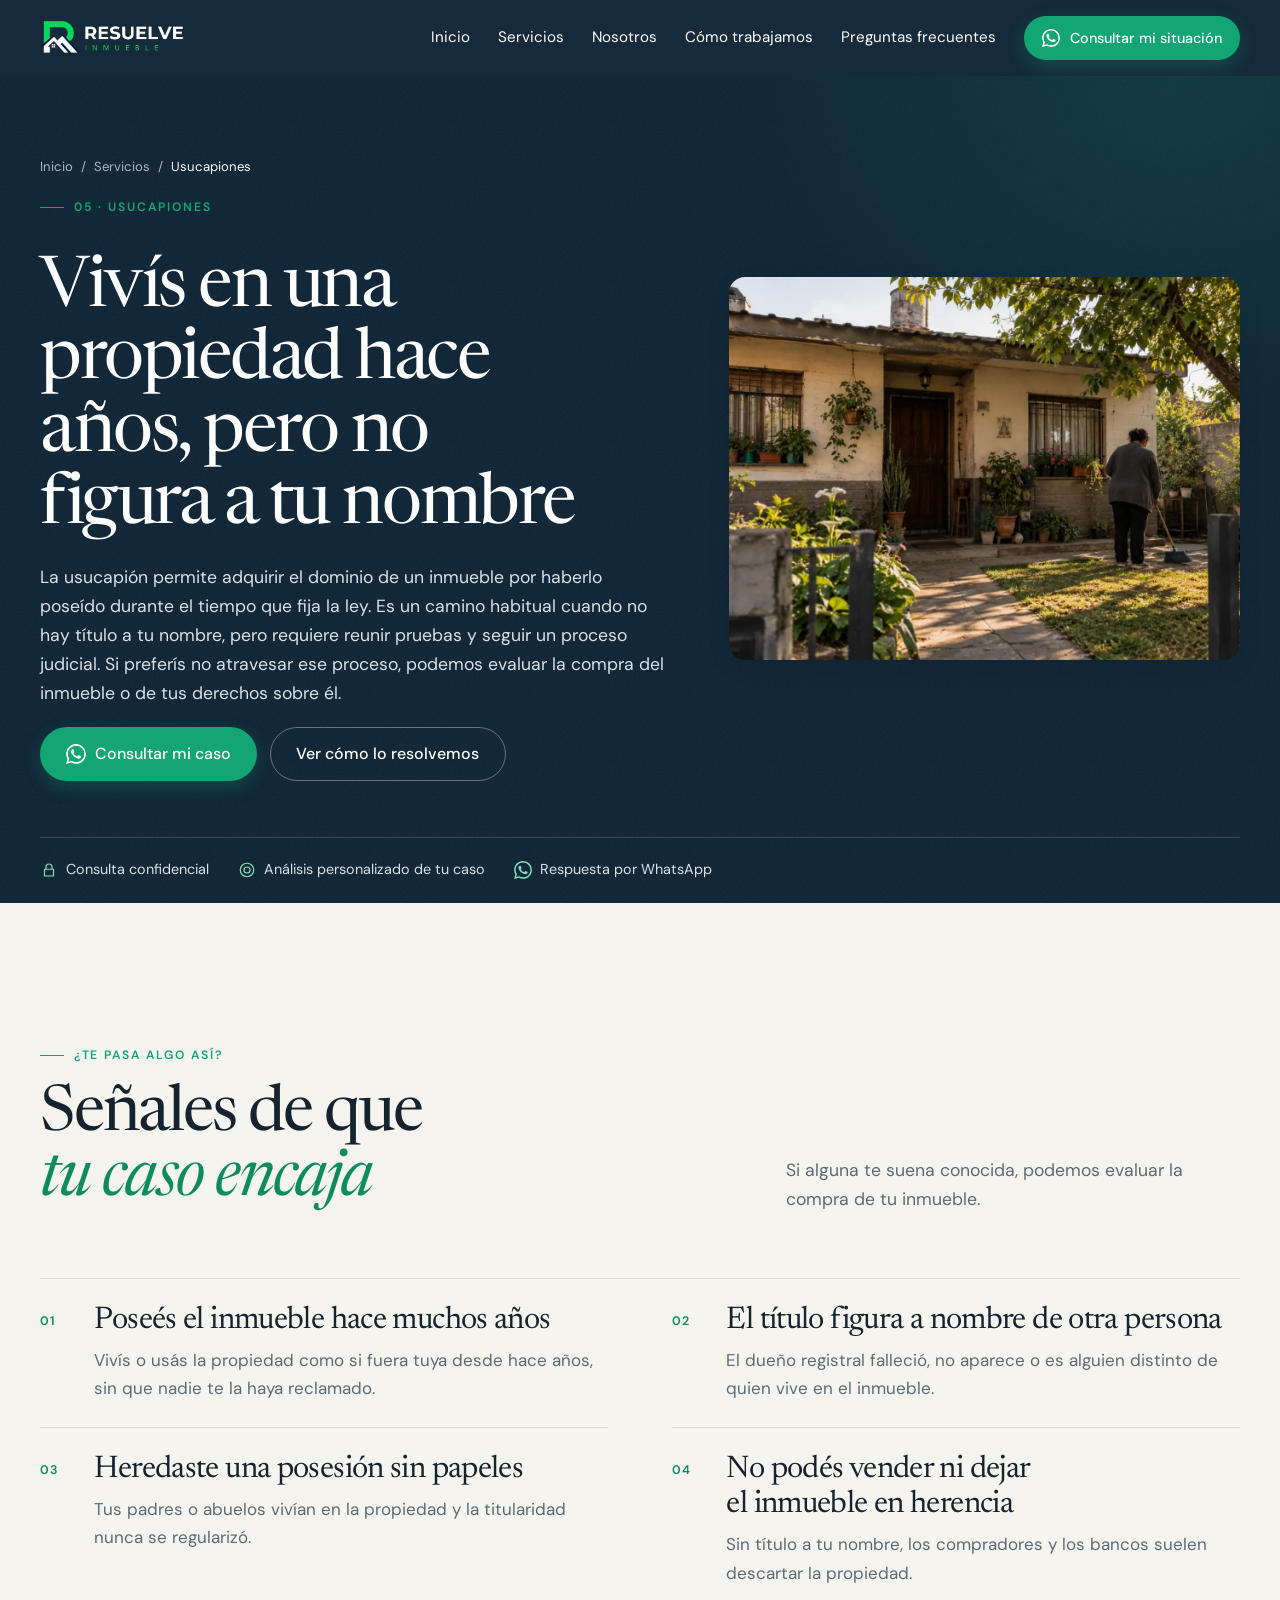
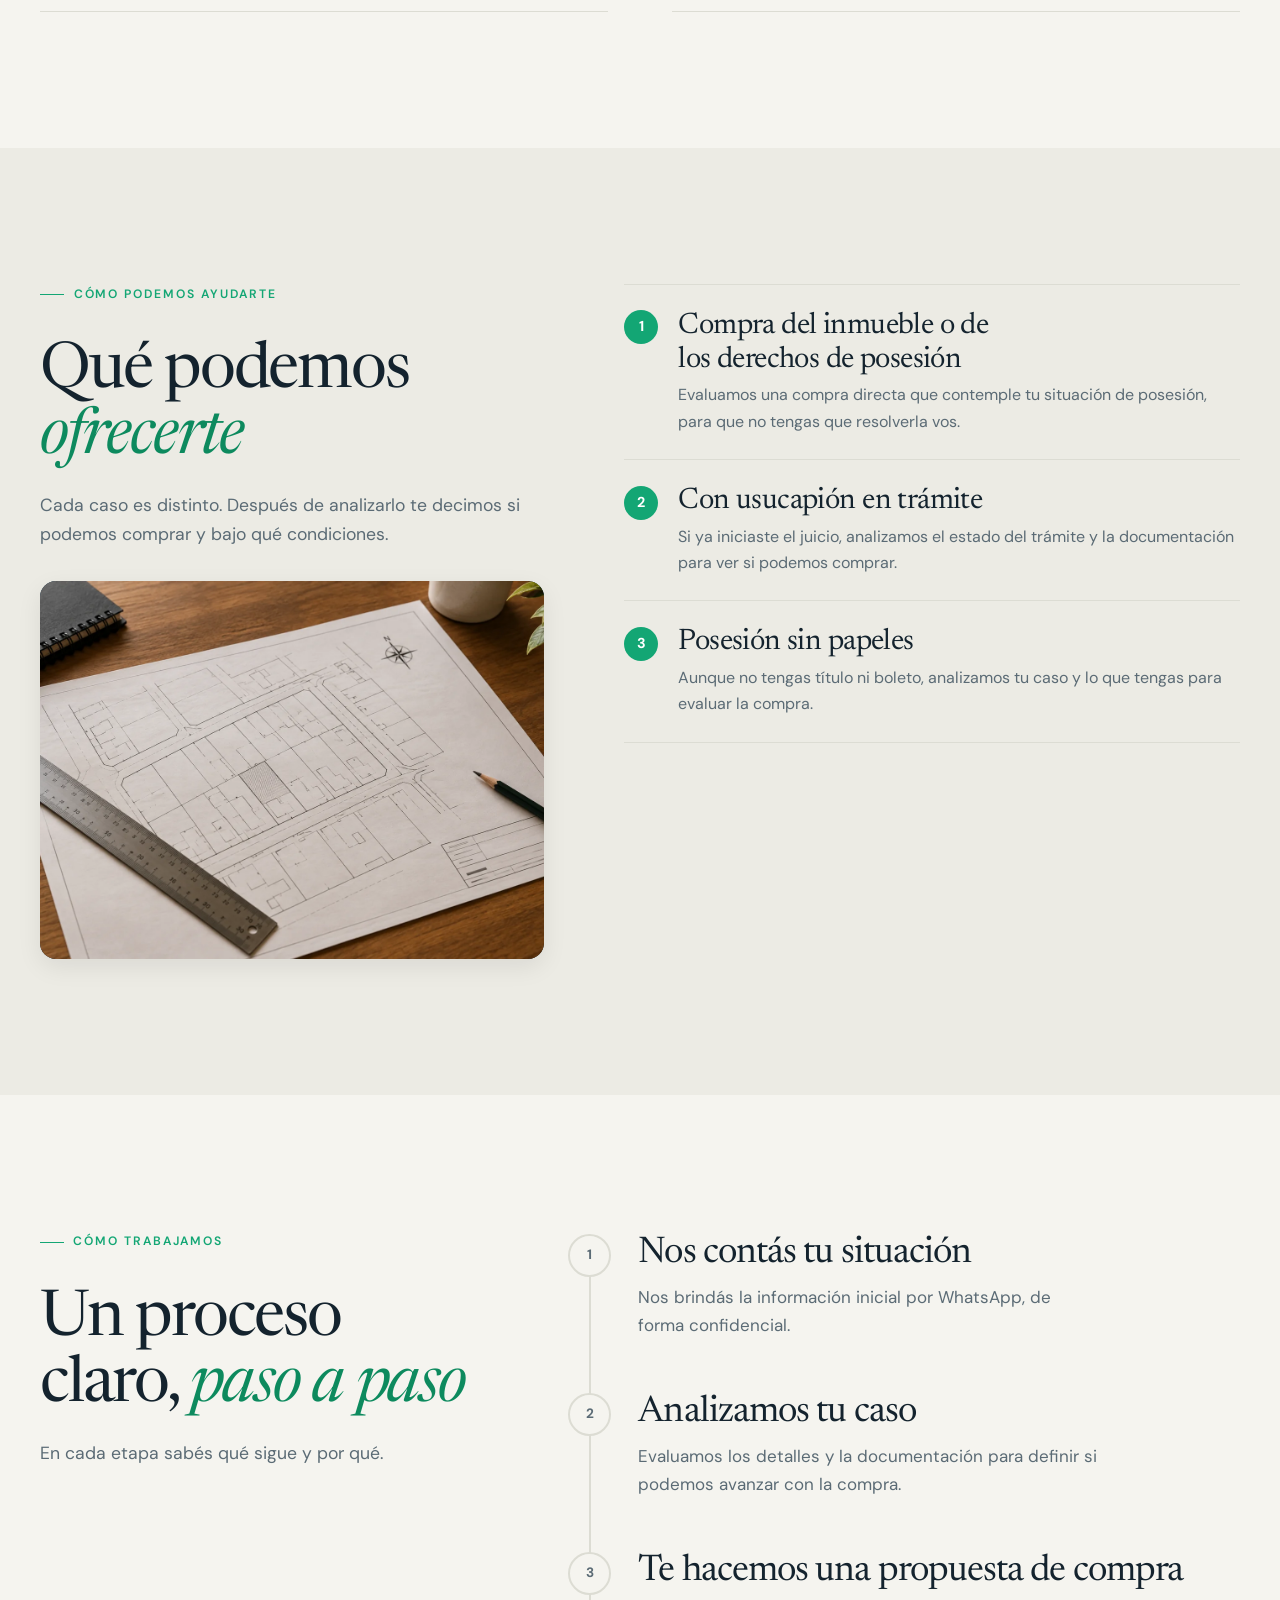
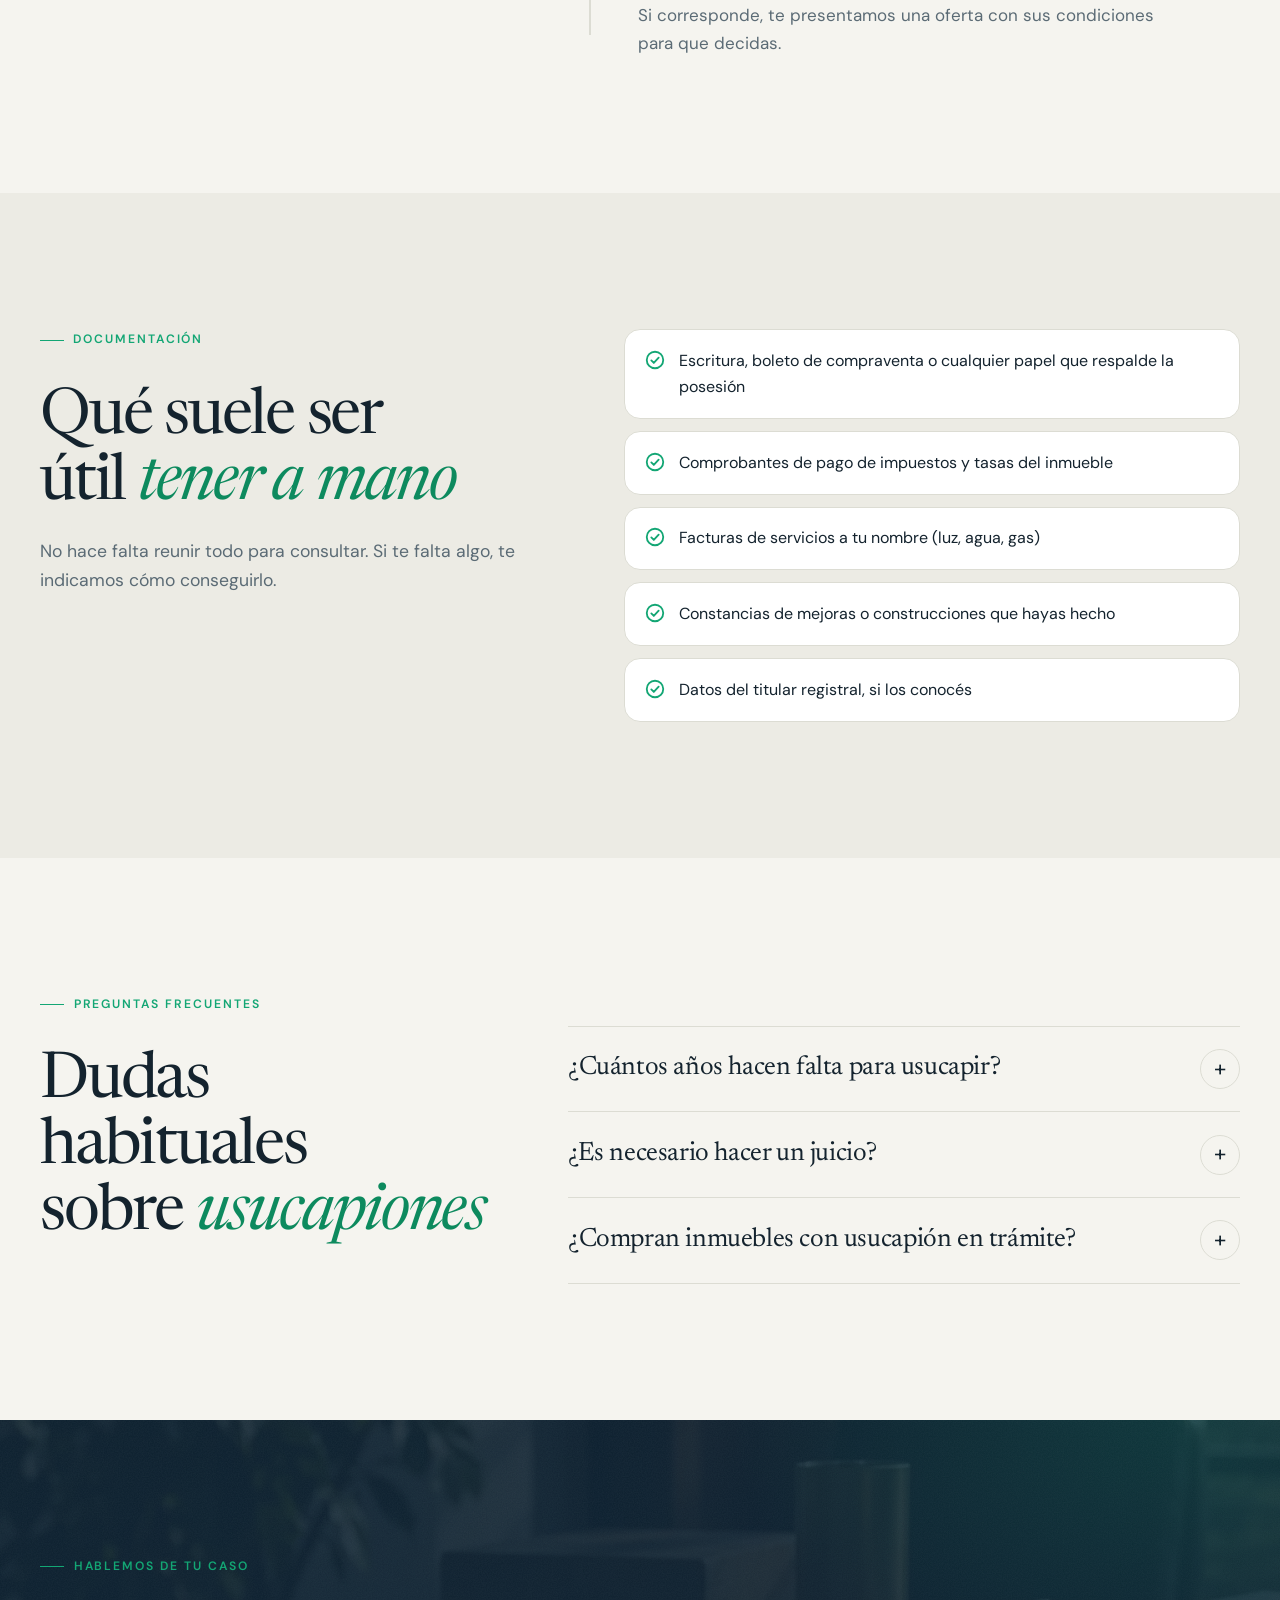
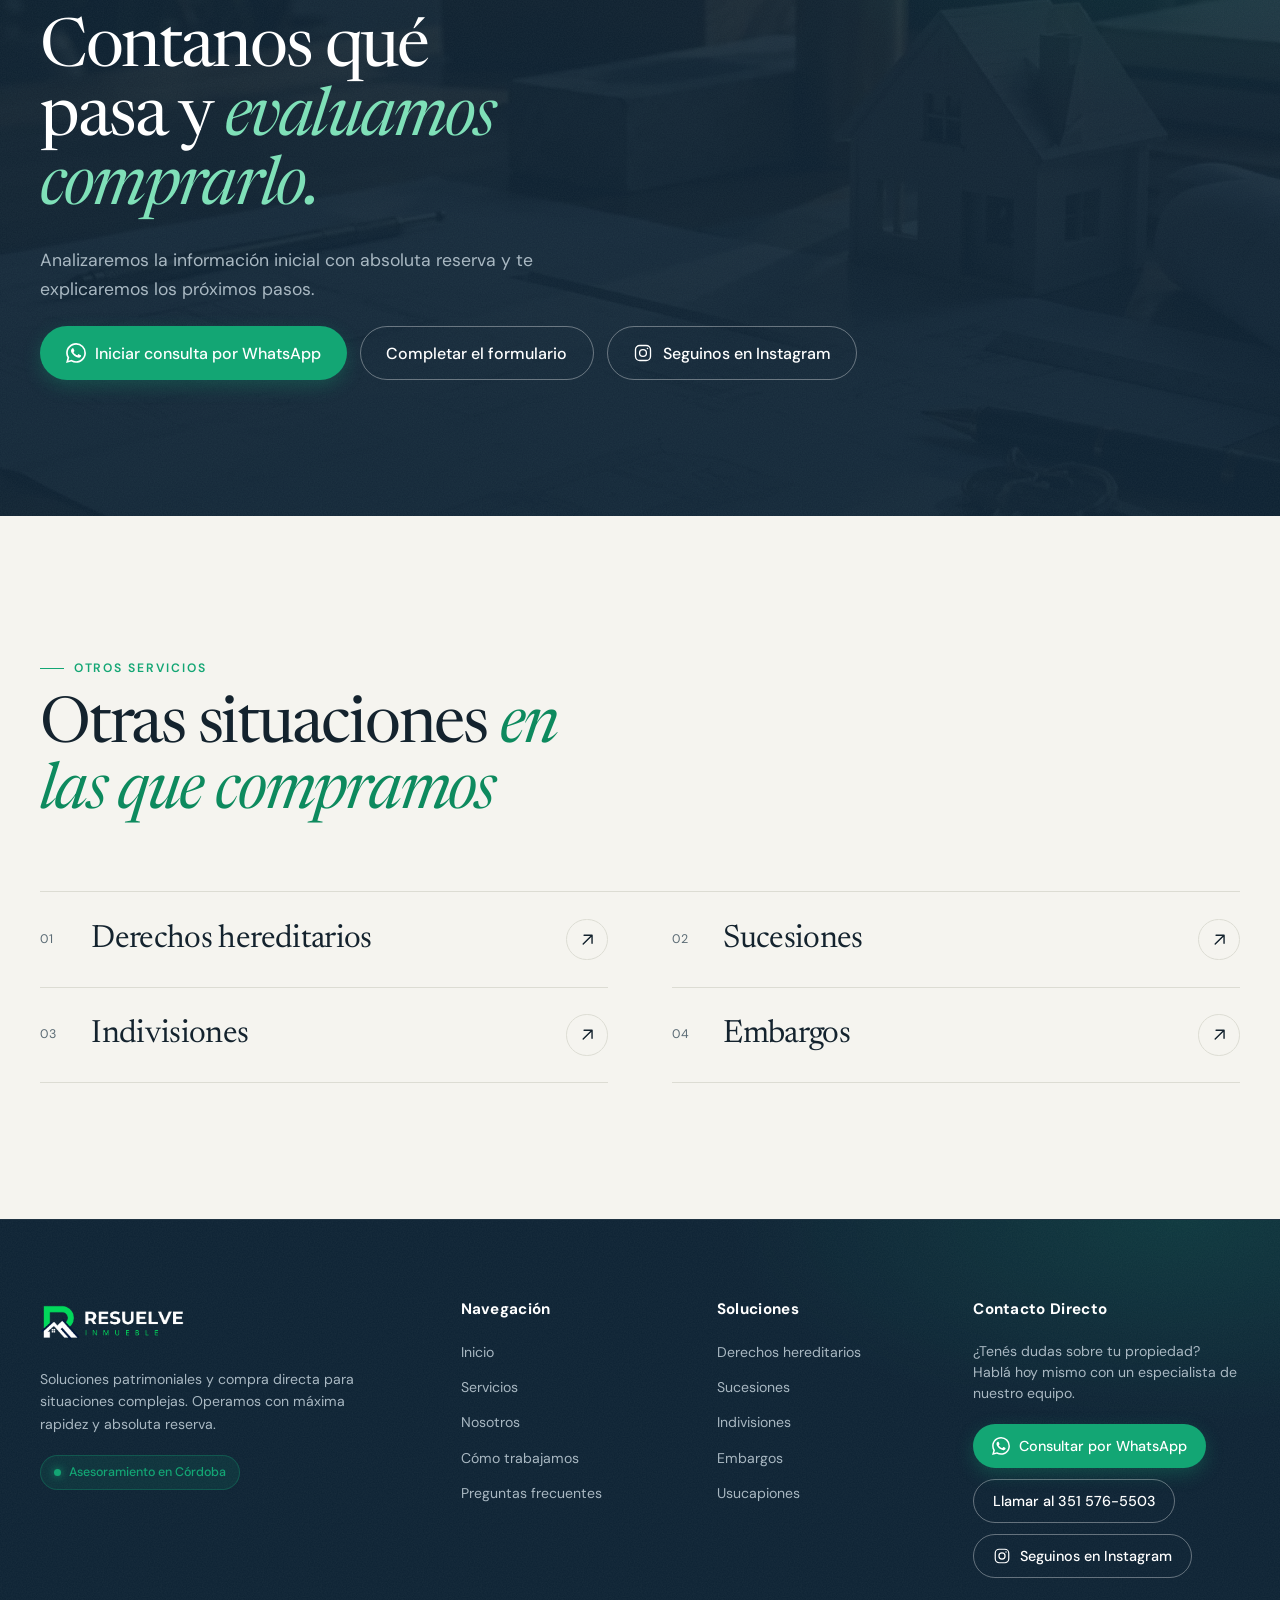
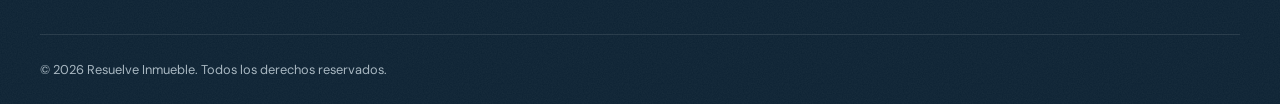
<file: usucapiones.html>
<!DOCTYPE html>
<html lang="es-AR">
<head>
  <meta charset="UTF-8">
  <meta name="viewport" content="width=device-width, initial-scale=1.0">
  <title>Compra de inmuebles con usucapión | Resuelve Inmueble</title>
  <meta name="description" content="Evaluamos la compra de inmuebles que poseés hace años sin título a tu nombre, con o sin usucapión en trámite. Consulta confidencial por WhatsApp.">
  <meta name="robots" content="index, follow, max-image-preview:large, max-snippet:-1">
  <meta name="theme-color" content="#0c2233">
  <link rel="canonical" href="https://resuelveinmueble.vercel.app/usucapiones.html">
  
  
  <link rel="manifest" href="site.webmanifest">
  <link rel="icon" href="favicon.ico" sizes="48x48">
  <link rel="icon" href="icon-192.png" type="image/png" sizes="192x192">
  <link rel="apple-touch-icon" href="apple-touch-icon.png">
  <link rel="preconnect" href="https://fonts.googleapis.com">
  <link rel="preconnect" href="https://fonts.gstatic.com" crossorigin>
  <link rel="preload" as="style" href="https://fonts.googleapis.com/css2?family=DM+Sans:wght@400;500;700&family=Newsreader:ital,opsz,wght@0,6..72,400;0,6..72,500;1,6..72,400&display=swap" onload="this.onload=null;this.rel='stylesheet'">
  <noscript><link rel="stylesheet" href="https://fonts.googleapis.com/css2?family=DM+Sans:wght@400;500;700&family=Newsreader:ital,opsz,wght@0,6..72,400;0,6..72,500;1,6..72,400&display=swap"></noscript>
  <meta property="og:type" content="website">
  <meta property="og:site_name" content="Resuelve Inmueble">
  <meta property="og:locale" content="es_AR">
  <meta property="og:title" content="Compra de inmuebles con usucapión | Resuelve Inmueble">
  <meta property="og:description" content="Evaluamos la compra de inmuebles que poseés hace años sin título a tu nombre, con o sin usucapión en trámite. Consulta confidencial por WhatsApp.">
  <meta property="og:url" content="https://resuelveinmueble.vercel.app/usucapiones.html">
  <meta property="og:image" content="https://resuelveinmueble.vercel.app/img/og-image.jpg">
  <meta property="og:image:width" content="1200">
  <meta property="og:image:height" content="630">
  <meta property="og:image:type" content="image/jpeg">
  <meta property="og:image:alt" content="Resuelve Inmueble: soluciones para situaciones complejas">
  <meta name="twitter:card" content="summary_large_image">
  <meta name="twitter:title" content="Compra de inmuebles con usucapión | Resuelve Inmueble">
  <meta name="twitter:description" content="Evaluamos la compra de inmuebles que poseés hace años sin título a tu nombre, con o sin usucapión en trámite. Consulta confidencial por WhatsApp.">
  <meta name="twitter:image" content="https://resuelveinmueble.vercel.app/img/og-image.jpg">
  <meta name="twitter:image:alt" content="Resuelve Inmueble: soluciones para situaciones complejas">
  <script type="application/ld+json">{"@context": "https://schema.org", "@graph": [{"@type": "Service", "name": "Usucapiones", "serviceType": "Usucapiones", "description": "Evaluamos la compra de inmuebles que poseés hace años sin título a tu nombre, con o sin usucapión en trámite. Consulta confidencial por WhatsApp.", "url": "https://resuelveinmueble.vercel.app/usucapiones.html", "provider": {"@id": "https://resuelveinmueble.vercel.app/#organizacion"}, "areaServed": {"@type": "AdministrativeArea", "name": "Córdoba"}}, {"@type": "BreadcrumbList", "itemListElement": [{"@type": "ListItem", "position": 1, "name": "Inicio", "item": "https://resuelveinmueble.vercel.app/"}, {"@type": "ListItem", "position": 2, "name": "Servicios", "item": "https://resuelveinmueble.vercel.app/#servicios"}, {"@type": "ListItem", "position": 3, "name": "Usucapiones", "item": "https://resuelveinmueble.vercel.app/usucapiones.html"}]}, {"@type": "FAQPage", "mainEntity": [{"@type": "Question", "name": "¿Cuántos años hacen falta para usucapir?", "acceptedAnswer": {"@type": "Answer", "text": "En general la ley prevé 20 años de posesión continua, o 10 si hay justo título y buena fe. Cada caso se analiza de forma particular."}}, {"@type": "Question", "name": "¿Es necesario hacer un juicio?", "acceptedAnswer": {"@type": "Answer", "text": "Para inscribir el dominio a tu nombre, en general sí: la usucapión de un inmueble se reconoce por sentencia judicial. Si preferís no atravesarlo, podemos evaluar la compra del inmueble o de tus derechos."}}, {"@type": "Question", "name": "¿Compran inmuebles con usucapión en trámite?", "acceptedAnswer": {"@type": "Answer", "text": "Evaluamos cada caso. Depende de la antigüedad de la posesión, la documentación disponible y el estado del trámite."}}]}]}</script>
  <link rel="stylesheet" href="style.css">
  <script src="main.js" defer></script>
</head>
<body data-wa-message="Hola, quiero consultar por una usucapión.">
<a class="skip-link" href="#contenido">Saltar al contenido</a>
<svg width="0" height="0" style="position:absolute" aria-hidden="true">
  <symbol id="i-sucesiones" viewBox="0 0 24 24"><path d="M3 11l9-8 9 8M5 10v10h14V10M10 20v-6h4v6"/></symbol>
  <symbol id="i-indivisiones" viewBox="0 0 24 24"><path d="M9 11a3 3 0 100-6 3 3 0 000 6zM3 20c0-3 3-5 6-5s6 2 6 5M17 11a2.5 2.5 0 100-5M16 15c3 0 5 2 5 5"/></symbol>
  <symbol id="i-embargos" viewBox="0 0 24 24"><path d="M5 4h10l4 4v12H5zM14 4v5h5M8 13h8M8 17h5"/></symbol>
  <symbol id="i-confidencial" viewBox="0 0 24 24"><path d="M6 11h12v9H6zM8 11V8a4 4 0 018 0v3"/></symbol>
  <symbol id="i-usucapiones" viewBox="0 0 24 24"><path d="M8 18.5a3.5 3.5 0 100-7 3.5 3.5 0 000 7zM10.5 12.5L20 3M16 7l3 3M13.5 9.5l2 2"/></symbol>
  <symbol id="i-derechos" viewBox="0 0 24 24"><path d="M7 3h8l4 4v14H7zM15 3v4h4M10 12h6M10 16h6"/></symbol>
  <symbol id="i-cobertura" viewBox="0 0 24 24"><path d="M12 21s7-6.2 7-11.5a7 7 0 10-14 0C5 14.8 12 21 12 21zM12 12a2.5 2.5 0 100-5 2.5 2.5 0 000 5z"/></symbol>
  <symbol id="i-otros" viewBox="0 0 24 24"><path d="M4 5h16v11H9l-5 4z"/></symbol>
  <symbol id="i-analisis" viewBox="0 0 24 24"><path d="M12 21a9 9 0 100-18 9 9 0 000 18zM12 16a4 4 0 100-8 4 4 0 000 8z"/></symbol>
  <symbol id="i-whatsapp" viewBox="0 0 24 24"><path fill="currentColor" stroke="none" d="M17.472 14.382c-.297-.149-1.758-.867-2.03-.967-.273-.099-.471-.148-.67.15-.197.297-.767.966-.94 1.164-.173.199-.347.223-.644.075-.297-.15-1.255-.463-2.39-1.475-.883-.788-1.48-1.761-1.653-2.059-.173-.297-.018-.458.13-.606.134-.133.298-.347.446-.52.149-.174.198-.298.298-.497.099-.198.05-.371-.025-.52-.075-.149-.669-1.612-.916-2.207-.242-.579-.487-.5-.669-.51-.173-.008-.371-.01-.57-.01-.198 0-.52.074-.792.372-.272.297-1.04 1.016-1.04 2.479 0 1.462 1.065 2.875 1.213 3.074.149.198 2.096 3.2 5.077 4.487.709.306 1.262.489 1.694.625.712.227 1.36.195 1.871.118.571-.085 1.758-.719 2.006-1.413.248-.694.248-1.289.173-1.413-.074-.124-.272-.198-.57-.347m-5.421 7.403h-.004a9.87 9.87 0 01-5.031-1.378l-.361-.214-3.741.982.998-3.648-.235-.374a9.86 9.86 0 01-1.51-5.26c.001-5.45 4.436-9.884 9.888-9.884 2.64 0 5.122 1.03 6.988 2.898a9.825 9.825 0 012.893 6.994c-.003 5.45-4.437 9.884-9.885 9.884m8.413-18.297A11.815 11.815 0 0012.05 0C5.495 0 .16 5.335.157 11.892c0 2.096.547 4.142 1.588 5.945L.057 24l6.305-1.654a11.882 11.882 0 005.683 1.448h.005c6.554 0 11.89-5.335 11.893-11.893a11.821 11.821 0 00-3.48-8.413Z"/></symbol>
  <symbol id="i-instagram" viewBox="0 0 24 24"><rect x="3" y="3" width="18" height="18" rx="5.2"/><circle cx="12" cy="12" r="4.1"/><circle cx="17.4" cy="6.6" r=".95" fill="currentColor" stroke="none"/></symbol>
  <symbol id="i-arrow" viewBox="0 0 24 24"><path d="M7 17L17 7M8 7h9v9"/></symbol>
</svg>
<header class="site-header" id="site-header">
  <div class="container header-inner">
    <a href="index.html#inicio" class="brand" aria-label="Resuelve Inmueble, ir al inicio">
      <img src="img/logo.webp" alt="Logo Resuelve Inmueble" class="brand-img" width="842" height="210">
    </a>

    <button class="menu-toggle" id="menu-toggle" aria-expanded="false" aria-controls="main-nav" aria-label="Abrir menú">
      <span></span><span></span><span></span>
    </button>

        <nav class="main-nav" id="main-nav" aria-label="Principal">
      <a href="index.html#inicio">Inicio</a>
      <a href="index.html#servicios">Servicios</a>
      <a href="index.html#nosotros">Nosotros</a>
      <a href="index.html#metodo">Cómo trabajamos</a>
      <a href="index.html#faq">Preguntas frecuentes</a>
      <a href="https://wa.me/5493516578580" class="btn btn-primary btn-sm" data-whatsapp>
        <svg class="icon"><use href="#i-whatsapp"/></svg> Consultar mi situación
      </a>
    </nav>

  </div>
  <div class="scroll-progress" id="scroll-progress" aria-hidden="true"></div>
</header>
<main id="contenido">

<section class="section section-dark page-hero">
  <div class="container page-hero-grid">
    <div class="page-hero-text">
      <nav class="crumbs" aria-label="Migas de pan"><a href="index.html">Inicio</a><span aria-hidden="true">/</span><a href="index.html#servicios">Servicios</a><span aria-hidden="true">/</span><span aria-current="page">Usucapiones</span></nav>
      <p class="eyebrow">05 · Usucapiones</p>
      <h1>Vivís en una propiedad hace años, pero no figura a tu nombre</h1>
      <p class="page-intro">La usucapión permite adquirir el dominio de un inmueble por haberlo poseído durante el tiempo que fija la ley. Es un camino habitual cuando no hay título a tu nombre, pero requiere reunir pruebas y seguir un proceso judicial. Si preferís no atravesar ese proceso, podemos evaluar la compra del inmueble o de tus derechos sobre él.</p>
      <div class="hero-actions">
        <a href="https://wa.me/5493516578580" class="btn btn-primary" data-whatsapp><svg class="icon"><use href="#i-whatsapp"/></svg> Consultar mi caso</a>
        <a href="#alternativas" class="btn btn-ghost">Ver cómo lo resolvemos</a>
      </div>
    </div>
    <figure class="img-slot" data-label="Imagen pendiente&#10;img/servicios/usucapiones-hero.webp&#10;1200 × 900 px"><img src="img/servicios/usucapiones-hero.webp" alt="Propiedad con situación de usucapión" width="1200" height="900" loading="eager" decoding="async" onerror="this.parentElement.classList.add('is-empty')"></figure>
  </div>
  <div class="container">
    <ul class="hero-proof">
      <li><svg class="icon"><use href="#i-confidencial"/></svg> Consulta confidencial</li>
      <li><svg class="icon"><use href="#i-analisis"/></svg> Análisis personalizado de tu caso</li>
      <li><svg class="icon"><use href="#i-whatsapp"/></svg> Respuesta por WhatsApp</li>
    </ul>
  </div>
</section>

<section class="section">
  <div class="container">
    <header class="sec-head"><div><p class="eyebrow">¿Te pasa algo así?</p><h2>Señales de que <em>tu caso encaja</em></h2></div><p class="sec-lead">Si alguna te suena conocida, podemos evaluar la compra de tu inmueble.</p></header>
    <ol class="sig"><li><span class="sig-n">01</span><div><h3>Poseés el inmueble hace muchos años</h3><p>Vivís o usás la propiedad como si fuera tuya desde hace años, sin que nadie te la haya reclamado.</p></div></li><li><span class="sig-n">02</span><div><h3>El título figura a nombre de otra persona</h3><p>El dueño registral falleció, no aparece o es alguien distinto de quien vive en el inmueble.</p></div></li><li><span class="sig-n">03</span><div><h3>Heredaste una posesión sin papeles</h3><p>Tus padres o abuelos vivían en la propiedad y la titularidad nunca se regularizó.</p></div></li><li><span class="sig-n">04</span><div><h3>No podés vender ni dejar el inmueble en herencia</h3><p>Sin título a tu nombre, los compradores y los bancos suelen descartar la propiedad.</p></div></li></ol>
  </div>
</section>

<section class="section section-alt" id="alternativas">
  <div class="container duo">
    <div class="duo-side">
      <p class="eyebrow">Cómo podemos ayudarte</p>
      <h2>Qué podemos <em>ofrecerte</em></h2>
      <p class="sec-lead">Cada caso es distinto. Después de analizarlo te decimos si podemos comprar y bajo qué condiciones.</p>
      <figure class="img-slot" data-label="Imagen pendiente&#10;img/servicios/usucapiones-detalle.webp&#10;1200 × 900 px"><img src="img/servicios/usucapiones-detalle.webp" alt="Asesoramiento sobre usucapiones" width="1200" height="900" loading="lazy" decoding="async" onerror="this.parentElement.classList.add('is-empty')"></figure>
    </div>
    <ol class="alt-list"><li><h3>Compra del inmueble o de los derechos de posesión</h3><p>Evaluamos una compra directa que contemple tu situación de posesión, para que no tengas que resolverla vos.</p></li><li><h3>Con usucapión en trámite</h3><p>Si ya iniciaste el juicio, analizamos el estado del trámite y la documentación para ver si podemos comprar.</p></li><li><h3>Posesión sin papeles</h3><p>Aunque no tengas título ni boleto, analizamos tu caso y lo que tengas para evaluar la compra.</p></li></ol>
  </div>
</section>

<section class="section" id="metodo">
  <div class="container method">
    <div class="method-head">
      <p class="eyebrow">Cómo trabajamos</p>
      <h2>Un proceso claro, <em>paso a paso</em></h2>
      <p class="sec-lead">En cada etapa sabés qué sigue y por qué.</p>
    </div>
    <ol class="tl">
      <li><span class="tl-n">1</span><h3>Nos contás tu situación</h3><p>Nos brindás la información inicial por WhatsApp, de forma confidencial.</p></li>
      <li><span class="tl-n">2</span><h3>Analizamos tu caso</h3><p>Evaluamos los detalles y la documentación para definir si podemos avanzar con la compra.</p></li>
      <li><span class="tl-n">3</span><h3>Te hacemos una propuesta de compra</h3><p>Si corresponde, te presentamos una oferta con sus condiciones para que decidas.</p></li>
    </ol>
  </div>
</section>

<section class="section section-alt">
  <div class="container duo">
    <div class="duo-side">
      <p class="eyebrow">Documentación</p>
      <h2>Qué suele ser útil <em>tener a mano</em></h2>
      <p class="sec-lead">No hace falta reunir todo para consultar. Si te falta algo, te indicamos cómo conseguirlo.</p>
    </div>
    <ul class="checklist"><li>Escritura, boleto de compraventa o cualquier papel que respalde la posesión</li><li>Comprobantes de pago de impuestos y tasas del inmueble</li><li>Facturas de servicios a tu nombre (luz, agua, gas)</li><li>Constancias de mejoras o construcciones que hayas hecho</li><li>Datos del titular registral, si los conocés</li></ul>
  </div>
</section>

<section class="section" id="faq">
  <div class="container faq2">
    <div class="faq-head">
      <p class="eyebrow">Preguntas frecuentes</p>
      <h2>Dudas habituales sobre <em>usucapiones</em></h2>
    </div>
    <div>
      <div class="faq-grid"><details name="faq"><summary>¿Cuántos años hacen falta para usucapir?</summary><p>En general la ley prevé 20 años de posesión continua, o 10 si hay justo título y buena fe. Cada caso se analiza de forma particular.</p></details><details name="faq"><summary>¿Es necesario hacer un juicio?</summary><p>Para inscribir el dominio a tu nombre, en general sí: la usucapión de un inmueble se reconoce por sentencia judicial. Si preferís no atravesarlo, podemos evaluar la compra del inmueble o de tus derechos.</p></details><details name="faq"><summary>¿Compran inmuebles con usucapión en trámite?</summary><p>Evaluamos cada caso. Depende de la antigüedad de la posesión, la documentación disponible y el estado del trámite.</p></details></div>
    </div>
  </div>
</section>

<section class="section section-dark cta-band">
  <div class="container cta-inner">
    <p class="eyebrow">Hablemos de tu caso</p>
    <h2>Contanos qué pasa y <em>evaluamos comprarlo.</em></h2>
    <p class="sec-lead">Analizaremos la información inicial con absoluta reserva y te explicaremos los próximos pasos.</p>
    <div class="cta-actions">
      <a href="https://wa.me/5493516578580" class="btn btn-primary" data-whatsapp><svg class="icon"><use href="#i-whatsapp"/></svg> Iniciar consulta por WhatsApp</a>
      <a href="index.html?situacion=Usucapiones#contacto" class="btn btn-ghost">Completar el formulario</a>
      <a href="https://instagram.com/resuelveinmueble" class="btn btn-ghost" target="_blank" rel="noopener noreferrer" data-instagram><svg class="icon"><use href="#i-instagram"/></svg> Seguinos en Instagram</a>
    </div>
  </div>
</section>

<section class="section">
  <div class="container">
    <header class="sec-head"><div><p class="eyebrow">Otros servicios</p><h2>Otras situaciones <em>en las que compramos</em></h2></div></header>
    <div class="rel"><a href="derechos-hereditarios.html"><span class="n">01</span><span class="t">Derechos hereditarios</span><span class="go"><svg class="icon"><use href="#i-arrow"/></svg></span></a><a href="sucesiones.html"><span class="n">02</span><span class="t">Sucesiones</span><span class="go"><svg class="icon"><use href="#i-arrow"/></svg></span></a><a href="indivisiones.html"><span class="n">03</span><span class="t">Indivisiones</span><span class="go"><svg class="icon"><use href="#i-arrow"/></svg></span></a><a href="embargos.html"><span class="n">04</span><span class="t">Embargos</span><span class="go"><svg class="icon"><use href="#i-arrow"/></svg></span></a></div>
  </div>
</section>

</main>
<footer class="site-footer">
  <div class="container">
    <div class="footer-top">
      <!-- Columna 1: Branding y Propósito -->
      <div class="footer-brand">
        <a href="index.html#inicio" class="brand" aria-label="Resuelve Inmueble, ir al inicio">
          <img src="img/logo.webp" alt="Logo Resuelve Inmueble" class="brand-img" width="842" height="210">
        </a>
        <p class="footer-desc">Soluciones patrimoniales y compra directa para situaciones complejas. Operamos con máxima rapidez y absoluta reserva.</p>
        <div class="footer-badge">
          <span class="badge-dot"></span> Asesoramiento en Córdoba
        </div>
      </div>

      <!-- Wrapper para agrupar Navegación y Soluciones en Celulares -->
      <div class="footer-nav-wrapper">
        <!-- Columna 2: Navegación Rápida -->
        <div class="footer-nav-col">
          <h4>Navegación</h4>
          <nav class="footer-links">
            <a href="index.html#inicio">Inicio</a>
            <a href="index.html#servicios">Servicios</a>
            <a href="index.html#nosotros">Nosotros</a>
            <a href="index.html#metodo">Cómo trabajamos</a>
            <a href="index.html#faq">Preguntas frecuentes</a>
          </nav>
        </div>

        <!-- Columna 3: Servicios Principales -->
        <div class="footer-nav-col">
          <h4>Soluciones</h4>
          <nav class="footer-links">
            <a href="derechos-hereditarios.html">Derechos hereditarios</a>
            <a href="sucesiones.html">Sucesiones</a>
            <a href="indivisiones.html">Indivisiones</a>
            <a href="embargos.html">Embargos</a>
            <a href="usucapiones.html">Usucapiones</a>
          </nav>
        </div>
      </div>

      <!-- Columna 4: Contacto Directo -->
      <div class="footer-contact-col">
        <h4>Contacto Directo</h4>
        <p class="footer-contact-text">¿Tenés dudas sobre tu propiedad? Hablá hoy mismo con un especialista de nuestro equipo.</p>
        <div class="footer-actions">
          <a href="https://wa.me/5493516578580" class="btn btn-primary btn-sm footer-btn" data-whatsapp>
            <svg class="icon"><use href="#i-whatsapp"/></svg> Consultar por WhatsApp
          </a>
          <a href="tel:+543515765503" class="btn btn-ghost btn-sm footer-btn">
            Llamar al 351 576-5503
          </a>
          <a href="https://instagram.com/resuelveinmueble" class="btn btn-ghost btn-sm footer-btn" target="_blank" rel="noopener noreferrer" data-instagram>
            <svg class="icon"><use href="#i-instagram"/></svg> Seguinos en Instagram
          </a>
        </div>
      </div>
    </div>

    <!-- Barra Inferior de Copyright -->
    <div class="footer-bottom">
      <span>© <span id="year">2026</span> Resuelve Inmueble. Todos los derechos reservados.</span>
    </div>
  </div>
</footer>
<a href="https://wa.me/5493516578580" class="wa-float" data-whatsapp aria-label="Consultar por WhatsApp"><svg class="icon"><use href="#i-whatsapp"/></svg></a>
</body>
</html>
</file>
<file: style.css>
/* =========================================================
   RESUELVE INMUEBLE — styles.css (Optimizado y Alineado)
   Índice:
   1. Variables
   2. Reset y base
   3. Utilidades
   4. Header / Navegación (Logo con escala agresiva)
   5. Hero (Pantalla completa y equilibrado)
   6. Secciones generales (Split alineado al fondo)
   7. Servicios, Por qué elegirnos y Tarjetas
   8. Quiénes somos
   9. Método (pasos)
   10. Preguntas frecuentes
   11. Contacto y formulario
   12. Footer
   13. Animaciones scroll reveal
   14. Responsive y menú móvil
   ========================================================= */

/* ===== 1. VARIABLES ===== */
:root {
  --navy: #0c2233;
  --navy-2: #123048;
  --green: #13a674;
  --green-dark: #0d8a5e;
  --cream: #f5f4ef;
  --white: #ffffff;
  --ink: #14232e;
  --muted: #5b6b75;
  --muted-light: #a9b8c2;
  --line: #dcdcd3;

  --font-display: "Newsreader", Georgia, serif;
  --font-body: "DM Sans", system-ui, sans-serif;

  --radius: 8px;
  --header-h: 70px;
  --section-y: clamp(3.5rem, 8vw, 6rem);
}

@media (min-width: 769px) {
  :root {
    --header-h: 76px;
  }
}

/* ===== 2. RESET Y BASE ===== */
*, *::before, *::after { 
  box-sizing: border-box; 
  -webkit-tap-highlight-color: transparent; 
}

html { scroll-behavior: smooth; scroll-padding-top: var(--header-h); }
body { margin: 0; font-family: var(--font-body); color: var(--ink); background: var(--cream); line-height: 1.6; -webkit-font-smoothing: antialiased; overflow-x: hidden; }
img { display: block; max-width: 100%; }
a { color: inherit; text-decoration: none; }
ul, ol { margin: 0; padding: 0; list-style: none; }
h1, h2, h3, h4, p { margin: 0; }
h1, h2 { font-family: var(--font-display); font-weight: 400; line-height: 1.15; }
h1 { font-size: clamp(2.3rem, 5.5vw, 3.8rem); }
h2 { font-size: clamp(1.7rem, 3.4vw, 2.4rem); max-width: 22ch; }
h3 { font-size: 1rem; font-weight: 700; }

:focus-visible { outline: 2px solid var(--green); outline-offset: 3px; }

/* ===== 3. UTILIDADES ===== */
.container { width: min(1120px, 100% - 2.5rem); margin-inline: auto; }
.icon { width: 1.25em; height: 1.25em; fill: none; stroke: currentColor; stroke-width: 1.6; stroke-linecap: round; stroke-linejoin: round; flex-shrink: 0; }
.icon-lg { width: 32px; height: 32px; color: var(--green); }
.eyebrow { color: var(--green); font-size: .85rem; font-weight: 600; text-transform: uppercase; letter-spacing: .05em; margin-bottom: .75rem; display: inline-block; }
.muted { color: var(--muted); }
.muted-light { color: var(--muted-light); }

.btn { display: inline-flex; align-items: center; justify-content: center; gap: .6rem; padding: .85rem 1.4rem; border: 0; border-radius: var(--radius); font: 500 .95rem var(--font-body); cursor: pointer; transition: background .2s, transform .2s; }
.btn-primary { background: var(--green); color: var(--white); }
.btn-primary:hover { background: var(--green-dark); transform: translateY(-1px); }
.btn-sm { padding: .6rem 1rem; font-size: .85rem; }

.link { display: inline-flex; align-items: center; gap: .3rem; margin-top: 1rem; color: var(--green-dark); font-size: .85rem; font-weight: 600; transition: transform .2s; }
.link:hover { transform: translateX(3px); }
.link-light { color: var(--white); }
.media { width: 100%; aspect-ratio: 4 / 3; object-fit: cover; border-radius: var(--radius); background: var(--navy-2); box-shadow: 0 8px 24px rgba(0,0,0,0.08); }

/* ===== 4. HEADER / NAVEGACIÓN ===== */
.site-header { position: sticky; top: 0; z-index: 50; height: var(--header-h); background: var(--navy); color: var(--white); transition: box-shadow .2s; }
.site-header.is-scrolled { box-shadow: 0 4px 20px rgba(0, 0, 0, .3); }
.header-inner { display: flex; align-items: center; justify-content: space-between; height: 100%; overflow: visible; }

.brand { display: inline-flex; align-items: center; }
/* Logo: tamaño real (sin transform: scale, que es lo que lo deja borroso).
   Cambiá --logo-h para agrandarlo o achicarlo; se centra solo en el header. */
.brand-img {
  --logo-h: 30px;
  height: var(--logo-h);
  width: auto;
  max-width: calc(100vw - 6.5rem);
  display: block;
  object-fit: contain;
  object-position: left center;
  margin-block: calc((var(--header-h) - var(--logo-h)) / 2);
}

@media (min-width: 769px) {
  .brand-img { --logo-h: 36px; }
}

.main-nav { display: flex; align-items: center; gap: 1.75rem; font-size: .85rem; }
.main-nav a:not(.btn):hover { color: var(--green); }

.menu-toggle { display: none; width: 44px; height: 44px; background: none; border: 0; cursor: pointer; flex-direction: column; justify-content: center; align-items: center; gap: 5px; }
.menu-toggle span { width: 22px; height: 2px; background: var(--white); transition: transform .2s, opacity .2s; }
.menu-toggle[aria-expanded="true"] span:nth-child(1) { transform: translateY(7px) rotate(45deg); }
.menu-toggle[aria-expanded="true"] span:nth-child(2) { opacity: 0; }
.menu-toggle[aria-expanded="true"] span:nth-child(3) { transform: translateY(-7px) rotate(-45deg); }

/* ===== 5. HERO ===== */
.hero { 
  position: relative; 
  color: var(--white); 
  min-height: calc(100vh - var(--header-h));
  min-height: calc(100dvh - var(--header-h)); 
  display: flex;
  flex-direction: column;
  justify-content: space-between; 
  background: linear-gradient(180deg, rgba(12, 34, 51, 0.70) 0%, rgba(12, 34, 51, 0.30) 60%, rgba(12, 34, 51, 0.85) 100%), 
              url("../img/heropc.webp") center / cover, 
              var(--navy); 
}

@media (max-width: 768px) {
  .hero { 
    background: linear-gradient(180deg, rgba(12, 34, 51, 0.75) 0%, rgba(12, 34, 51, 0.35) 60%, rgba(12, 34, 51, 0.90) 100%), 
                url("../img/heromb.webp") center / cover, 
                var(--navy); 
  }
}

.hero-inner { 
  padding-block: clamp(2rem, 5vh, 4rem); 
  display: flex; 
  flex-direction: column;
  justify-content: center;
  gap: 1.5rem; 
  align-items: flex-start; 
  flex-grow: 1;
}

.hero h1 { max-width: 16ch; font-size: clamp(2.1rem, 5vw, 3.6rem); }
.hero-text { max-width: 44ch; color: #e2e8f0; font-size: clamp(.95rem, 2.5vw, 1.1rem); line-height: 1.55; }

.hero-shortcuts-wrapper {
  position: relative;
  padding-block: 1.25rem;
  border-top: 1px solid rgba(255, 255, 255, 0.2);
  min-height: 60px;
  width: 100%;
}

.hero-shortcuts-group {
  display: flex;
  flex-wrap: wrap;
  justify-content: flex-start;
  gap: 1rem 2rem;
  font-size: .85rem;
  transition: opacity 0.5s ease, transform 0.5s ease;
}

@media (max-width: 640px) {
  .hero-shortcuts-wrapper {
    display: flex;
    justify-content: center;
    align-items: center;
  }
  .hero-shortcuts-group {
    position: absolute;
    width: 100%;
    justify-content: center;
    opacity: 0;
    pointer-events: none;
    transform: translateY(6px);
  }
  .hero-shortcuts-group.is-active {
    opacity: 1;
    pointer-events: auto;
    transform: translateY(0);
  }
}

@media (min-width: 641px) {
  .hero-shortcuts-wrapper {
    display: flex;
    flex-wrap: wrap;
    gap: 1rem 2.5rem;
  }
  .hero-shortcuts-group {
    position: static;
    opacity: 1 !important;
    pointer-events: auto !important;
    transform: none !important;
  }
}

.hero-shortcuts-group a { 
  display: inline-flex; 
  align-items: center; 
  gap: .5rem; 
  color: #ffffff; 
  font-weight: 500;
  transition: color .2s; 
}
.hero-shortcuts-group a:hover { color: var(--green); }

/* ===== 6. SECCIONES GENERALES ===== */
.section { padding-block: var(--section-y); }
.section-dark { background: var(--navy); color: var(--white); }
.section-alt { background: #ecebe4; }

/* Alineación inferior perfecta para ambas secciones en grid de 2 columnas */
.split { 
  display: grid; 
  grid-template-columns: 1fr 1.6fr; 
  gap: clamp(2rem, 5vw, 4rem); 
  align-items: end; 
}

.split-intro { display: grid; gap: 1rem; }

/* ===== 7. SERVICIOS, POR QUÉ ELEGIRNOS Y TARJETAS ===== */
.cards { display: grid; gap: 1rem; }
.cards-3 { grid-template-columns: repeat(3, 1fr); }
.cards-2 { grid-template-columns: repeat(2, 1fr); }

.card { 
  display: grid; 
  gap: .6rem; 
  align-content: start; 
  padding: 1.5rem; 
  background: var(--white); 
  border: 1px solid var(--line); 
  border-radius: var(--radius); 
  transition: transform .2s, box-shadow .2s; 
}

.card:hover { transform: translateY(-3px); box-shadow: 0 6px 16px rgba(0,0,0,0.06); }
.card p { color: var(--muted); font-size: .85rem; }

/* ===== 8. QUIÉNES SOMOS ===== */
.about { display: grid; grid-template-columns: 1fr 1fr; gap: clamp(2rem, 5vw, 4rem); align-items: center; }
.about h2 { margin-bottom: 1rem; max-width: 20ch; }
.about p { color: #d8e2e8; }

/* ===== 9. MÉTODO (PASOS) ===== */
.steps { display: grid; grid-template-columns: repeat(3, 1fr); gap: 2rem; margin-top: 2.5rem; counter-reset: paso; }
.steps li { position: relative; padding-top: 3.5rem; counter-increment: paso; }
.steps li::before { content: counter(paso); position: absolute; top: 0; left: 0; display: grid; place-items: center; width: 36px; height: 36px; border-radius: 50%; background: var(--green); color: var(--white); font-weight: 700; }
.steps li::after { content: ""; position: absolute; top: 18px; left: 52px; right: 1rem; border-top: 1px solid var(--line); }
.steps li:last-child::after { display: none; }
.steps p { margin-top: .4rem; color: var(--muted); font-size: .9rem; }

/* ===== 10. PREGUNTAS FRECUENTES ===== */
.faq-grid { display: grid; grid-template-columns: repeat(2, 1fr); gap: .75rem 1.5rem; margin-top: 2rem; align-items: start; }
.faq-grid details { background: var(--white); border: 1px solid var(--line); border-radius: var(--radius); }
.faq-grid summary { display: flex; justify-content: space-between; gap: 1rem; padding: 1rem 1.25rem; font-size: .9rem; cursor: pointer; list-style: none; font-weight: 500; }
.faq-grid summary::-webkit-details-marker { display: none; }
.faq-grid summary::after { content: "+"; font-size: 1.25rem; line-height: 1; }
.faq-grid details[open] summary::after { content: "−"; }
.faq-grid details p { padding: 0 1.25rem 1.1rem; color: var(--muted); font-size: .9rem; }

/* ===== 11. CONTACTO Y FORMULARIO ===== */
.contact { background: linear-gradient(rgba(12, 34, 51, .9), rgba(12, 34, 51, .9)), url("../img/contacto.jpg") center / cover, var(--navy); }
.contact-inner { display: grid; grid-template-columns: 1fr 1.1fr; gap: clamp(2rem, 5vw, 4rem); align-items: center; }
.contact-inner > div { display: grid; gap: 1.25rem; justify-items: start; color: #d8e2e8; }
.contact h2 { color: var(--white); }

.form { display: grid; gap: 1rem; padding: 1.75rem; background: var(--cream); color: var(--ink); border-radius: var(--radius); box-shadow: 0 12px 30px rgba(0,0,0,0.15); }
.form-title { font-weight: 700; font-size: .9rem; }
.form-row { display: grid; grid-template-columns: 1fr 1fr; gap: 1rem; }
.form label { display: grid; gap: .35rem; font-size: .8rem; font-weight: 500; }
.form input, .form select, .form textarea { width: 100%; padding: .7rem .8rem; border: 1px solid var(--line); border-radius: 6px; background: var(--white); font: inherit; color: var(--ink); }
.form textarea { resize: vertical; }
.form-note { font-size: .75rem; color: var(--muted); }
.form-error { font-size: .85rem; color: #b3261e; font-weight: 500; }
.form input:invalid.touched, .form select:invalid.touched { border-color: #b3261e; }

/* ===== 12. FOOTER (Diseño Corporativo Final) ===== */
.site-footer {
  background: var(--navy);
  color: var(--white);
  padding-top: clamp(3.5rem, 6vw, 5rem);
  border-top: 1px solid rgba(255, 255, 255, 0.08);
  font-size: .88rem;
}

.footer-top {
  display: grid;
  grid-template-columns: 1.8fr 1fr 1fr 1.3fr;
  gap: clamp(2rem, 4vw, 3.5rem);
  padding-bottom: 3.5rem;
  border-bottom: 1px solid rgba(255, 255, 255, 0.1);
  align-items: start;
}

.footer-brand {
  display: flex;
  flex-direction: column;
  align-items: flex-start;
  gap: 1.2rem;
}

.footer-brand .brand-img {
  --logo-h: 36px;
  height: var(--logo-h);
  margin-block: calc((52px - var(--logo-h)) / 2);
}

.footer-desc {
  color: var(--muted-light);
  line-height: 1.6;
  font-size: .88rem;
  max-width: 34ch;
}

.footer-badge {
  display: inline-flex;
  align-items: center;
  gap: .5rem;
  padding: .4rem .8rem;
  background: rgba(19, 166, 116, 0.12);
  border: 1px solid rgba(19, 166, 116, 0.3);
  border-radius: 20px;
  color: var(--green);
  font-size: .78rem;
  font-weight: 500;
}

.badge-dot {
  width: 7px;
  height: 7px;
  border-radius: 50%;
  background: var(--green);
  box-shadow: 0 0 8px var(--green);
}

.footer-nav-wrapper {
  display: contents;
}

.footer-nav-col h4,
.footer-contact-col h4 {
  color: var(--white);
  font-size: .95rem;
  font-weight: 700;
  margin-bottom: 1.2rem;
  letter-spacing: .02em;
}

.footer-links {
  display: flex;
  flex-direction: column;
  gap: .75rem;
}

.footer-links a {
  color: var(--muted-light);
  transition: color .2s, transform .2s;
  display: inline-block;
}

.footer-links a:hover {
  color: var(--green);
  transform: translateX(3px);
}

.footer-contact-text {
  color: var(--muted-light);
  margin-bottom: 1.2rem;
  line-height: 1.5;
}

.footer-btn {
  width: auto;
  display: inline-flex;
}

.footer-bottom {
  display: flex;
  justify-content: space-between;
  align-items: center;
  padding-block: 1.5rem;
  color: var(--muted-light);
  font-size: .8rem;
}

/* ===== RESPONSIVE PARA EL FOOTER (MÓVIL Y TABLET) ===== */
@media (max-width: 960px) {
  .footer-top {
    grid-template-columns: 1fr 1fr;
    gap: 2.5rem 2rem;
  }
  
  .footer-nav-wrapper {
    display: grid;
    grid-template-columns: 1fr 1fr;
    gap: 1.5rem;
    grid-column: span 2;
  }
}

@media (max-width: 640px) {
  .footer-top {
    display: flex;
    flex-direction: column;
    text-align: left;
    gap: 2rem;
  }

  .footer-brand, 
  .footer-contact-col {
    align-items: flex-start;
  }

  /* ESCALA AGRANDADA PARA EL LOGO EN CELULAR */
  .footer-brand .brand-img {
    --logo-h: 112px;
  }

  .footer-nav-wrapper {
    display: grid;
    grid-template-columns: 1fr 1fr;
    gap: 1.5rem;
    padding-block: 1.2rem;
    border-top: 1px solid rgba(255, 255, 255, 0.08);
    border-bottom: 1px solid rgba(255, 255, 255, 0.08);
    width: 100%;
  }

  .footer-desc {
    max-width: 100%;
  }

  .footer-btn {
    width: 100%;
  }

  .footer-bottom {
    flex-direction: column;
    align-items: flex-start;
    gap: .8rem;
    text-align: left;
  }
}

/* ===== 13. ANIMACIÓN SCROLL REVEAL ===== */
.reveal { opacity: 0; transform: translateY(20px); transition: opacity 0.6s ease, transform 0.6s ease; }
.reveal.is-visible { opacity: 1; transform: translateY(0); }

/* ===== 14. RESPONSIVE Y MENÚ MÓVIL ===== */
@media (max-width: 960px) {
  .cards-3 { grid-template-columns: repeat(2, 1fr); }
  .split, .about, .contact-inner { grid-template-columns: 1fr; }
  .footer-grid { grid-template-columns: 1fr 1fr; }
}

@media (max-width: 1100px) {
  .menu-toggle { display: flex; }
  
  .main-nav { 
    position: absolute; 
    top: var(--header-h); 
    left: 1rem; 
    right: 1rem; 
    flex-direction: column; 
    align-items: center; 
    text-align: center;   
    gap: 1.2rem; 
    padding: 1.75rem 1.25rem; 
    background: var(--navy); 
    border: 1px solid rgba(255, 255, 255, 0.12); 
    border-radius: var(--radius);
    box-shadow: 0 15px 30px rgba(0,0,0,0.3);
    display: none; 
    opacity: 0;
    transition: opacity 0.25s ease;
  }
  .main-nav.is-open { display: flex; opacity: 1; }
  .main-nav a { width: 100%; justify-content: center; }
}

@media (max-width: 640px) {
  .cards-3, .cards-2, .steps, .faq-grid, .form-row { grid-template-columns: 1fr; }
  .steps li::after { display: none; }
  .hero-shortcuts { gap: 1rem 1.5rem; }
}

/* =========================================================
   15. MEJORAS DE VALOR PERCIBIDO, ANIMACIÓN Y ACCESIBILIDAD
   ========================================================= */
:root { interpolate-size: allow-keywords; --ease: cubic-bezier(.2, .7, .2, 1); }
::selection { background: var(--green); color: #fff; }
html { scrollbar-color: var(--green) var(--navy); }
h1, h2, h3 { text-wrap: balance; }
p { text-wrap: pretty; }
.skip-link { position: absolute; left: 1rem; top: -100px; z-index: 100; padding: .7rem 1rem; background: var(--green); color: #fff; border-radius: var(--radius); transition: top .2s; }
.skip-link:focus { top: 1rem; }
.eyebrow::before { content: ""; display: inline-block; width: 24px; height: 1px; margin-right: .6rem; vertical-align: middle; background: currentColor; }

/* Header: vidrio, progreso y enlace activo */
.site-header { transition: box-shadow .2s, background .3s; }
.site-header.is-scrolled { background: rgba(12, 34, 51, .88); -webkit-backdrop-filter: blur(12px); backdrop-filter: blur(12px); }
.scroll-progress { position: absolute; left: 0; bottom: 0; width: 100%; height: 2px; background: linear-gradient(90deg, var(--green), #5fe0b0); transform: scaleX(0); transform-origin: left; will-change: transform; }
.main-nav a:not(.btn) { position: relative; padding-block: .3rem; }
.main-nav a:not(.btn)::after { content: ""; position: absolute; left: 0; right: 0; bottom: -2px; height: 2px; background: var(--green); transform: scaleX(0); transform-origin: left; transition: transform .3s var(--ease); }
.main-nav a:not(.btn):hover::after, .main-nav a.is-active::after { transform: scaleX(1); }
.main-nav a.is-active:not(.btn) { color: #fff; }

/* Botones */
.btn-primary { position: relative; overflow: hidden; isolation: isolate; box-shadow: 0 6px 18px rgba(19, 166, 116, .28); }
.btn-primary::after { content: ""; position: absolute; inset: 0; z-index: -1; background: linear-gradient(110deg, transparent 30%, rgba(255,255,255,.35) 50%, transparent 70%); transform: translateX(-120%); transition: transform .7s var(--ease); }
.btn-primary:hover::after { transform: translateX(120%); }
.btn-primary:active { transform: scale(.98); }
.btn-ghost { color: #fff; background: transparent; border: 1px solid rgba(255,255,255,.35); }
.btn-ghost:hover { background: rgba(255,255,255,.1); border-color: #fff; }

/* Hero: imagen real (mejor para LCP), zoom lento, parallax y entrada orquestada */
.hero { background: var(--navy); isolation: isolate; overflow: hidden; }
.hero-bg { position: absolute; inset: -10% 0; z-index: -2; transform: translate3d(0, var(--py, 0px), 0); will-change: transform; }
.hero-bg img { width: 100%; height: 100%; object-fit: cover; transform-origin: 70% 40%; animation: kenburns 22s ease-out both; }
.hero::before { content: ""; position: absolute; inset: 0; z-index: -1; background: linear-gradient(180deg, rgba(12,34,51,.72) 0%, rgba(12,34,51,.28) 60%, rgba(12,34,51,.9) 100%), radial-gradient(60% 50% at 15% 35%, rgba(12,34,51,.55), transparent); }
@keyframes kenburns { from { transform: scale(1.12); } to { transform: scale(1); } }
.line { display: block; overflow: hidden; padding-bottom: .1em; }
.line > span { display: block; transform: translateY(110%); animation: lift 1s var(--ease) forwards; animation-delay: var(--d, .2s); }
@keyframes lift { to { transform: none; } }
[data-in] { opacity: 0; transform: translateY(16px); animation: rise .8s var(--ease) forwards; animation-delay: var(--d, .2s); }
@keyframes rise { to { opacity: 1; transform: none; } }
.hero-actions { display: flex; flex-wrap: wrap; gap: .8rem; }
.hero-shortcuts-group a { padding: .55rem 1rem; border: 1px solid rgba(255,255,255,.22); border-radius: 999px; background: rgba(255,255,255,.07); -webkit-backdrop-filter: blur(8px); backdrop-filter: blur(8px); transition: background .25s, border-color .25s, transform .25s; }
.hero-shortcuts-group a:hover { color: #fff; background: rgba(19,166,116,.28); border-color: var(--green); transform: translateY(-2px); }

/* Cinta de confianza */
.marquee { overflow: hidden; background: var(--navy-2); color: var(--muted-light); border-bottom: 1px solid rgba(255,255,255,.08); }
.marquee-track { display: flex; width: max-content; animation: marquee 40s linear infinite; }
.marquee:hover .marquee-track { animation-play-state: paused; }
.marquee-group { display: flex; flex-shrink: 0; gap: 3rem; padding: 1.1rem 3rem 1.1rem 0; }
.marquee li { display: inline-flex; align-items: center; gap: .6rem; font-size: .88rem; white-space: nowrap; }
.marquee .icon { color: var(--green); }
@keyframes marquee { to { transform: translateX(-50%); } }

/* Tarjetas: foco de luz que sigue al cursor */
.card { position: relative; overflow: hidden; isolation: isolate; }
.card::before { content: ""; position: absolute; inset: 0; z-index: -1; opacity: 0; transition: opacity .3s; background: radial-gradient(320px circle at var(--mx, 50%) var(--my, 50%), rgba(19,166,116,.14), transparent 70%); }
.card:hover::before { opacity: 1; }
.card:hover { border-color: rgba(19,166,116,.45); }
.card .icon-lg { box-sizing: content-box; padding: 12px; border-radius: 12px; background: rgba(19,166,116,.1); transition: background .3s, color .3s, transform .4s var(--ease); }
.card:hover .icon-lg { background: var(--green); color: #fff; transform: rotate(-6deg) scale(1.05); }

/* Revelado al scroll con escalonado, imágenes en cortina y línea de pasos */
.reveal { transition-delay: var(--rd, 0s); }
.media.reveal-img { clip-path: inset(0 0 100% 0 round var(--radius)); transition: clip-path 1.1s var(--ease); }
.media.reveal-img.is-visible { clip-path: inset(0 0 0 0 round var(--radius)); }
.steps li::after { transform: scaleX(0); transform-origin: left; transition: transform 1s var(--ease) .4s; }
.steps li.is-visible::after { transform: scaleX(1); }

/* Secciones oscuras: grano sutil y luz esmeralda */
.section-dark, .site-footer { position: relative; isolation: isolate; }
.section-dark::before, .site-footer::before { content: ""; position: absolute; inset: 0; z-index: -1; pointer-events: none; background: radial-gradient(50% 60% at 92% 0, rgba(19,166,116,.16), transparent 70%), url("data:image/svg+xml,%3Csvg xmlns='http://www.w3.org/2000/svg' width='160' height='160'%3E%3Cfilter id='n'%3E%3CfeTurbulence type='fractalNoise' baseFrequency='.8' numOctaves='2' stitchTiles='stitch'/%3E%3CfeColorMatrix values='0 0 0 0 1 0 0 0 0 1 0 0 0 0 1 0 0 0 .05 0'/%3E%3C/filter%3E%3Crect width='100%25' height='100%25' filter='url(%23n)'/%3E%3C/svg%3E"); }
.contact { background: var(--navy); }

/* FAQ animada */
.faq-grid details::details-content { block-size: 0; overflow: clip; transition: block-size .35s var(--ease), content-visibility .35s allow-discrete; }
.faq-grid details[open]::details-content { block-size: auto; }
.faq-grid details { transition: border-color .25s, box-shadow .25s; }
.faq-grid details[open] { border-color: rgba(19,166,116,.5); box-shadow: 0 6px 18px rgba(0,0,0,.05); }
.faq-grid summary:hover { color: var(--green-dark); }

/* Formulario */
.form input:focus, .form select:focus, .form textarea:focus { outline: 2px solid var(--green); outline-offset: 1px; border-color: transparent; }
.form input:valid.touched, .form select:valid.touched { border-color: var(--green); }
.form-ok { padding: .8rem 1rem; border-radius: var(--radius); background: rgba(19,166,116,.12); color: var(--green-dark); font-size: .85rem; font-weight: 500; }
.form.is-sending .btn { pointer-events: none; opacity: .8; }

/* WhatsApp flotante */
.wa-float { position: fixed; right: max(1rem, env(safe-area-inset-right)); bottom: max(1rem, env(safe-area-inset-bottom)); z-index: 60; display: grid; place-items: center; width: 58px; height: 58px; border-radius: 50%; background: var(--green); color: #fff; box-shadow: 0 10px 26px rgba(13,138,94,.45); opacity: 0; transform: translateY(20px) scale(.8); pointer-events: none; transition: opacity .35s, transform .35s var(--ease), background .2s; }
.wa-float.is-shown { opacity: 1; transform: none; pointer-events: auto; }
.wa-float:hover { background: var(--green-dark); }
.wa-float .icon { width: 28px; height: 28px; }
.wa-float::before { content: ""; position: absolute; inset: 0; border: 2px solid var(--green); border-radius: 50%; animation: pulso 2.4s ease-out infinite; }
@keyframes pulso { from { transform: scale(1); opacity: .7; } to { transform: scale(1.7); opacity: 0; } }

/* Menú móvil con transición real */
@media (max-width: 1100px) {
  .main-nav { display: flex; visibility: hidden; opacity: 0; transform: translateY(-10px); transition: opacity .25s, transform .25s var(--ease), visibility .25s; }
  .main-nav.is-open { visibility: visible; opacity: 1; transform: none; }
}

/* Página 404 */
.notfound { min-height: 70vh; display: grid; place-content: center; justify-items: start; gap: 1.2rem; }

/* Movimiento reducido */
@media (prefers-reduced-motion: reduce) {
  *, *::before, *::after { animation: none !important; transition: none !important; scroll-behavior: auto !important; }
  [data-in], .line > span { opacity: 1; transform: none; }
  .media.reveal-img { clip-path: none; }
  .steps li::after { transform: none; }
}

/* =========================================================
   16. SUBPÁGINAS DE SERVICIO
   ========================================================= */
.page-hero { padding-block: clamp(3rem, 7vw, 5.5rem); }
.page-hero .container { display: grid; gap: 1.2rem; justify-items: start; }
.page-hero h1 { max-width: 20ch; font-size: clamp(2.1rem, 4.8vw, 3.4rem); }
.page-intro { max-width: 58ch; color: #d8e2e8; font-size: clamp(.98rem, 2.4vw, 1.1rem); }
.crumbs { display: flex; flex-wrap: wrap; gap: .5rem; font-size: .82rem; color: var(--muted-light); }
.crumbs a:hover { color: #fff; }
.crumbs [aria-current] { color: #fff; }
.page-cards { margin-top: 2rem; }
.split-top { align-items: start; }
.alt-list { counter-reset: alt; }
.alt-list li { position: relative; padding: 1.3rem 0 1.3rem 3.2rem; border-bottom: 1px solid var(--line); counter-increment: alt; }
.alt-list li:first-child { padding-top: 0; }
.alt-list li::before { content: counter(alt); position: absolute; left: 0; top: 1.3rem; display: grid; place-items: center; width: 34px; height: 34px; border-radius: 50%; background: var(--green); color: #fff; font-weight: 700; font-size: .9rem; }
.alt-list li:first-child::before { top: 0; }
.alt-list p { margin-top: .35rem; color: var(--muted); font-size: .92rem; }
.checklist { display: grid; gap: .75rem; }
.checklist li { display: flex; align-items: flex-start; gap: .8rem; padding: 1rem 1.2rem; background: var(--white); border: 1px solid var(--line); border-radius: var(--radius); font-size: .95rem; }
.checklist li::before { content: ""; flex: none; width: 22px; height: 22px; margin-top: 1px; background: url("data:image/svg+xml,%3Csvg xmlns='http://www.w3.org/2000/svg' viewBox='0 0 24 24' fill='none' stroke='%2313a674' stroke-width='2' stroke-linecap='round' stroke-linejoin='round'%3E%3Ccircle cx='12' cy='12' r='9'/%3E%3Cpath d='M8 12.5l2.7 2.7L16 9.5'/%3E%3C/svg%3E") center / contain no-repeat; }
.disclaimer { margin-top: 2rem; max-width: 70ch; font-size: .8rem; color: var(--muted); }
.cta-inner { display: grid; gap: 1.2rem; justify-items: start; color: #d8e2e8; }
.cta-inner h2 { color: #fff; }
.chips { display: flex; flex-wrap: wrap; gap: .7rem; margin-top: .4rem; }
.chip { display: inline-flex; align-items: center; gap: .55rem; padding: .65rem 1.1rem; background: var(--white); border: 1px solid var(--line); border-radius: 999px; font-size: .9rem; font-weight: 500; transition: border-color .2s, color .2s, transform .2s; }
.chip .icon { color: var(--green); }
.chip:hover { border-color: var(--green); color: var(--green-dark); transform: translateY(-2px); }

/* =========================================================
   17. ESPACIOS PARA IMÁGENES (se completan al recibir el material)
   Si falta la foto, el espacio se oculta solo y el texto ocupa todo el ancho.
   Al subir img/servicios/<servicio>-hero.webp y -detalle.webp aparecen automáticamente.
   ========================================================= */
.img-slot { position: relative; width: 100%; aspect-ratio: 4 / 3; margin: 0; overflow: hidden; border-radius: var(--radius); background: linear-gradient(155deg, var(--navy-2), var(--navy)); box-shadow: 0 8px 24px rgba(0,0,0,.08); }
.img-slot img { position: absolute; inset: 0; width: 100%; height: 100%; object-fit: cover; }
.img-slot.is-empty { display: none; }
.page-hero .page-hero-grid:has(.img-slot.is-empty), .duo:has(.img-slot.is-empty) { grid-template-columns: 1fr; }
.page-hero .page-hero-grid { grid-template-columns: 1.1fr .9fr; align-items: center; justify-items: stretch; gap: clamp(2rem, 5vw, 4rem); }
.page-hero-text { display: grid; gap: 1.2rem; justify-items: start; }
@media (max-width: 960px) { .page-hero .page-hero-grid { grid-template-columns: 1fr; } }

/* =========================================================
   18. AJUSTES: atajos del hero en celular y tarjetas clicables
   ========================================================= */
@media (max-width: 640px) {
  .hero-shortcuts-wrapper { display: flex; gap: .6rem; min-height: 0; padding-block: 1rem; overflow-x: auto; scroll-snap-type: x proximity; scrollbar-width: none; -webkit-mask-image: linear-gradient(90deg, #000 88%, transparent); mask-image: linear-gradient(90deg, #000 88%, transparent); }
  .hero-shortcuts-wrapper::-webkit-scrollbar { display: none; }
  .hero-shortcuts-group { position: static; flex: none; flex-wrap: nowrap; width: auto; gap: .6rem; justify-content: flex-start; opacity: 1 !important; pointer-events: auto !important; transform: none !important; }
  .hero-shortcuts-group a { white-space: nowrap; scroll-snap-align: start; }
}
.card:has(.link) { cursor: pointer; }
.card .link::after { content: ""; position: absolute; inset: 0; z-index: 1; }
.card:has(.link:focus-visible) { outline: 2px solid var(--green); outline-offset: 2px; }
/* El transform en :hover cambiaría el área del enlace extendido; se anula dentro de tarjetas */
.card .link, .card .link:hover { transform: none; }
.card:hover .link { color: var(--green); }

/* =========================================================
   19. REDISEÑO PREMIUM (pensado primero para celular)
   ========================================================= */
:root { --radius: 16px; --r-lg: 28px; --section-y: clamp(4.5rem, 11vw, 8.5rem); }
body { font-size: 1.0625rem; line-height: 1.65; }
body.menu-open { overflow: hidden; }
.container { width: min(1200px, 100% - 2rem); }
@media (min-width: 769px) { .container { width: min(1200px, 100% - 4rem); } }

/* Tipografía */
h1, h2 { letter-spacing: -.035em; line-height: 1.03; }
h1 { font-size: clamp(2.7rem, 9.4vw, 5.8rem); }
h2 { font-size: clamp(2.1rem, 6.4vw, 4rem); max-width: 17ch; }
h1 em, h2 em, .it { font-style: italic; color: var(--green-dark); }
.section-dark h2 em, .hero .it, .page-hero h1 em { color: #7fe0b8; }
.sec-lead { font-size: 1.1rem; color: var(--muted); max-width: 44ch; }
.section-dark .sec-lead { color: var(--muted-light); }
.eyebrow { font-size: .76rem; letter-spacing: .16em; margin-bottom: 1.1rem; }
.btn { min-height: 52px; padding: .95rem 1.6rem; border-radius: 999px; font-size: 1rem; }
.btn-sm { min-height: 44px; padding: .55rem 1.15rem; font-size: .9rem; }
.btn-text { background: none; border: 0; padding: .8rem .4rem; color: var(--muted); font: 500 .95rem var(--font-body); cursor: pointer; }
.btn-text:hover { color: var(--ink); }
.sec-head { display: grid; gap: 1.4rem; margin-bottom: clamp(2.2rem, 6vw, 4rem); }
@media (min-width: 900px) { .sec-head { grid-template-columns: 1.2fr .8fr; align-items: end; gap: 4rem; } }

/* Header y menú móvil a pantalla completa */
.site-header, .site-header.is-scrolled { -webkit-backdrop-filter: none; backdrop-filter: none; }
.site-header { background: rgba(12,34,51,.96); }
.site-header::before { content: ""; position: absolute; inset: 0; z-index: -1; -webkit-backdrop-filter: blur(14px); backdrop-filter: blur(14px); opacity: 0; transition: opacity .3s; }
.site-header.is-scrolled::before { opacity: 1; }
.main-nav { font-size: .95rem; }
@media (max-width: 1100px) {
  .main-nav { position: fixed; top: var(--header-h); left: 0; right: 0; bottom: 0; height: calc(100dvh - var(--header-h)); display: flex; flex-direction: column; align-items: stretch; justify-content: flex-start; gap: 0; padding: 1.5rem 1.25rem 2.5rem; background: var(--navy); overflow-y: auto; visibility: hidden; opacity: 0; transform: none; transition: opacity .3s, visibility .3s; }
  .main-nav.is-open { visibility: visible; opacity: 1; }
  .main-nav a:not(.btn) { width: 100%; justify-content: flex-start; padding: 1rem 0; border-bottom: 1px solid rgba(255,255,255,.1); font-family: var(--font-display); font-size: 2rem; letter-spacing: -.02em; }
  .main-nav .btn { margin-top: 2rem; min-height: 56px; }
  .main-nav.is-open > * { animation: navIn .5s var(--ease) both; }
  .main-nav.is-open > :nth-child(2) { animation-delay: .05s; } .main-nav.is-open > :nth-child(3) { animation-delay: .1s; }
  .main-nav.is-open > :nth-child(4) { animation-delay: .15s; } .main-nav.is-open > :nth-child(5) { animation-delay: .2s; }
  .main-nav.is-open > :nth-child(6) { animation-delay: .25s; }
}
@keyframes navIn { from { opacity: 0; transform: translateY(14px); } to { opacity: 1; transform: none; } }

/* Hero */
.hero { min-height: calc(100dvh - var(--header-h)); }
.hero-grid { display: grid; gap: 2.4rem; align-content: center; flex-grow: 1; padding-block: clamp(3rem, 9vh, 6rem) 2rem; }
.hero-copy { display: grid; gap: 1.4rem; justify-items: start; }
.hero h1 { max-width: 14ch; font-size: clamp(2.55rem, 10.4vw, 6.2rem); }
.hero .it { font-style: italic; }
.hero-text { max-width: 40ch; font-size: clamp(1.02rem, 3.8vw, 1.2rem); }
.hero-actions .btn { flex: 1 1 100%; }
@media (min-width: 560px) { .hero-actions .btn { flex: 0 0 auto; } }
.situacion { padding: 1rem; border: 1px solid rgba(255,255,255,.16); border-radius: var(--r-lg); background: rgba(255,255,255,.08); -webkit-backdrop-filter: blur(18px); backdrop-filter: blur(18px); }
.situacion-title { padding: .5rem .6rem .9rem; font-family: var(--font-display); font-size: 1.45rem; letter-spacing: -.02em; color: #fff; }
.situacion a { display: grid; grid-template-columns: 1.7rem 1.4rem 1fr 2.4rem; align-items: center; gap: .7rem; min-height: 56px; padding: .5rem .6rem; border-top: 1px solid rgba(255,255,255,.12); border-radius: 12px; color: #fff; font-weight: 500; transition: background .25s; }
.situacion .n { font-size: .72rem; letter-spacing: .1em; color: var(--muted-light); }
.situacion .icon { color: #7fe0b8; }
.situacion .go { display: grid; place-items: center; width: 2.3rem; height: 2.3rem; border-radius: 50%; background: rgba(255,255,255,.1); transition: background .25s, transform .25s; }
.situacion a:hover { background: rgba(19,166,116,.2); }
.situacion a:hover .go { background: var(--green); transform: translate(2px, -2px); }
.hero-proof { display: flex; flex-wrap: wrap; gap: .6rem 1.8rem; padding-block: 1.3rem; border-top: 1px solid rgba(255,255,255,.16); color: #d8e2e8; font-size: .9rem; }
.hero-proof li { display: flex; align-items: center; gap: .5rem; }
.hero-proof .icon { color: #7fe0b8; }
@media (min-width: 900px) { .hero-grid { grid-template-columns: 1.3fr .7fr; gap: 4rem; align-items: end; } }

/* Servicios */
.svc-grid { display: grid; gap: 12px; }
.svc { position: relative; display: flex; flex-direction: column; gap: .6rem; padding: 1.4rem; overflow: hidden; isolation: isolate; border: 1px solid var(--line); border-radius: var(--r-lg); background: var(--white); transition: transform .35s var(--ease), box-shadow .35s, border-color .3s; }
.svc::before { content: ""; position: absolute; inset: 0; z-index: -1; opacity: 0; transition: opacity .3s; background: radial-gradient(360px circle at var(--mx, 50%) var(--my, 50%), rgba(19,166,116,.14), transparent 70%); }
.svc:hover::before { opacity: 1; }
.svc:hover { transform: translateY(-4px); border-color: rgba(19,166,116,.4); box-shadow: 0 18px 40px rgba(12,34,51,.1); }
.svc-top { display: flex; align-items: center; justify-content: space-between; margin-bottom: 1rem; }
.svc-n { font-size: .78rem; letter-spacing: .14em; color: var(--muted); }
.svc h3 { font-family: var(--font-display); font-size: clamp(1.75rem, 6vw, 2.4rem); font-weight: 400; letter-spacing: -.025em; line-height: 1.05; }
.svc p { max-width: 34ch; color: var(--muted); }
.svc-go { display: flex; align-items: center; justify-content: space-between; margin-top: auto; padding-top: 1.2rem; color: var(--green-dark); font-size: .95rem; font-weight: 600; }
.svc-go i { display: grid; place-items: center; width: 44px; height: 44px; border-radius: 50%; background: var(--cream); color: var(--ink); transition: background .3s, color .3s, transform .3s; }
.svc:hover .svc-go i { background: var(--green); color: #fff; transform: translate(2px, -2px); }
.svc-1 { border-color: transparent; background: var(--navy); color: #fff; }
.svc-1 h3 { color: #fff; } .svc-1 p, .svc-1 .svc-n { color: var(--muted-light); }
.svc-1 .svc-go { color: #7fe0b8; } .svc-1 .svc-go i { background: rgba(255,255,255,.12); color: #fff; }
.svc-1 .icon-lg { color: #7fe0b8; }
.svc-6 { flex-direction: row; align-items: center; justify-content: space-between; gap: 1rem; border: 1.5px dashed #c9c9bf; background: transparent; }
.svc-6 h3 { font-size: clamp(1.4rem, 5vw, 2rem); }
.svc-6 .svc-go { margin: 0; padding: 0; }
.svc-6 .svc-go { font-size: 0; gap: 0; }
@media (min-width: 560px) { .svc-6 .svc-go { font-size: .95rem; gap: .9rem; } }
@media (min-width: 760px) {
  .svc-grid { grid-template-columns: repeat(6, 1fr); }
  .svc { padding: 1.8rem; }
  .svc-1, .svc-2 { grid-column: span 3; min-height: 360px; }
  .svc-3, .svc-4, .svc-5 { grid-column: span 2; min-height: 330px; }
  .svc-6 { grid-column: 1 / -1; }
}

/* Quiénes somos */
.about2 { display: grid; gap: 2.5rem; align-items: center; }
.about-media, .why-media { position: relative; margin: 0; overflow: hidden; border-radius: var(--r-lg); background: var(--navy-2); }
.about-media { aspect-ratio: 4 / 3; }
.about-media img, .why-media img { position: absolute; inset: -7% 0; width: 100%; height: 114%; object-fit: cover; transform: translateY(var(--p, 0px)); }
.about-copy { display: grid; gap: 1.4rem; justify-items: start; }
.values { display: grid; grid-template-columns: repeat(3, 1fr); gap: 1rem; width: 100%; margin-top: .6rem; padding-top: 1.6rem; border-top: 1px solid rgba(255,255,255,.16); }
.values li { font-family: var(--font-display); font-size: clamp(1rem, 4.2vw, 1.5rem); line-height: 1.15; }
.values small { display: block; margin-bottom: .6rem; color: #7fe0b8; font: 600 .7rem var(--font-body); letter-spacing: .14em; }
@media (min-width: 900px) { .about2 { grid-template-columns: .9fr 1.1fr; gap: 5rem; } .about-media { aspect-ratio: 4 / 5; } }

/* Método: línea de tiempo */
.method { display: grid; gap: 3rem; }
.method-head { display: grid; gap: 1.2rem; justify-items: start; }
.tl { position: relative; }
.tl::before, .tl::after { content: ""; position: absolute; left: calc(1.35rem - 1px); top: 1.4rem; bottom: 1.4rem; width: 2px; }
.tl::before { background: var(--line); }
.tl::after { background: var(--green); transform-origin: top; transform: scaleY(var(--tl, 1)); }
.tl li { position: relative; padding: 0 0 3.2rem 4.4rem; }
.tl li:last-child { padding-bottom: 0; }
.tl-n { position: absolute; left: 0; top: 0; z-index: 1; display: grid; place-items: center; width: 2.7rem; height: 2.7rem; border: 2px solid var(--green); border-radius: 50%; background: var(--green); color: #fff; font-size: .85rem; font-weight: 700; transition: background .4s, border-color .4s, color .4s; }
.tl.tl-js { --tl: 0; }
.tl.tl-js .tl-n { border-color: var(--line); background: var(--cream); color: var(--muted); }
.tl.tl-js li.is-done .tl-n { border-color: var(--green); background: var(--green); color: #fff; }
.tl h3 { margin: .15rem 0 .6rem; font-family: var(--font-display); font-size: clamp(1.7rem, 5.4vw, 2.3rem); font-weight: 400; letter-spacing: -.025em; line-height: 1.08; }
.tl p { max-width: 44ch; color: var(--muted); }
@media (min-width: 900px) { .method { grid-template-columns: .8fr 1.2fr; gap: 5rem; } .method-head { position: sticky; top: calc(var(--header-h) + 2rem); align-self: start; } }

/* Por qué elegirnos */
.why, .why-cards { display: grid; gap: 12px; }
.why-media { min-height: 240px; }
.why-card { position: relative; display: grid; gap: .6rem; align-content: start; padding: 1.5rem; overflow: hidden; isolation: isolate; border: 1px solid var(--line); border-radius: var(--r-lg); background: var(--white); }
.why-card::before { content: ""; position: absolute; inset: 0; z-index: -1; opacity: 0; transition: opacity .3s; background: radial-gradient(320px circle at var(--mx, 50%) var(--my, 50%), rgba(19,166,116,.13), transparent 70%); }
.why-card:hover::before { opacity: 1; }
.why-card .icon-lg { margin-bottom: .6rem; }
.why-card h3 { font-family: var(--font-display); font-size: 1.6rem; font-weight: 400; letter-spacing: -.02em; }
.why-card p { color: var(--muted); }
.why-key { border-color: transparent; background: var(--navy); }
.why-key h3 { color: #fff; } .why-key p { color: var(--muted-light); } .why-key .icon-lg { color: #7fe0b8; }
@media (min-width: 900px) { .why { grid-template-columns: .85fr 1.15fr; } .why-media { min-height: 100%; } .why-cards { grid-template-columns: 1fr 1fr; } .why-key { grid-column: 1 / -1; } .why-card { padding: 1.8rem; } }

/* Preguntas frecuentes */
.faq2 { display: grid; gap: 2.5rem; }
.faq-head { display: grid; gap: 1.2rem; justify-items: start; }
.faq-grid { display: block; border-top: 1px solid var(--line); }
.faq-grid details, .faq-grid details[open] { padding: 0; border: 0; border-bottom: 1px solid var(--line); border-radius: 0; background: transparent; box-shadow: none; }
.faq-grid summary { display: flex; align-items: center; justify-content: space-between; gap: 1.5rem; padding: 1.4rem 0; font-family: var(--font-display); font-size: clamp(1.25rem, 4.6vw, 1.65rem); font-weight: 400; letter-spacing: -.015em; line-height: 1.2; list-style: none; cursor: pointer; }
.faq-grid summary::-webkit-details-marker { display: none; }
.faq-grid summary::after, .faq-grid details[open] summary::after { content: "+"; flex: none; display: grid; place-items: center; width: 2.5rem; height: 2.5rem; border: 1px solid var(--line); border-radius: 50%; font: 400 1.4rem/1 var(--font-body); transition: transform .3s, background .3s, color .3s, border-color .3s; }
.faq-grid details[open] summary::after { transform: rotate(45deg); border-color: var(--green); background: var(--green); color: #fff; }
.faq-grid details p { max-width: 58ch; padding: 0 3.5rem 1.6rem 0; color: var(--muted); }
.disclaimer { margin-top: 2rem; max-width: 60ch; font-size: .85rem; color: var(--muted); }
@media (min-width: 900px) { .faq2 { grid-template-columns: .8fr 1.2fr; gap: 5rem; } .faq-head { position: sticky; top: calc(var(--header-h) + 2rem); align-self: start; } }

/* Contacto y formulario por pasos */
.contact { position: relative; overflow: hidden; background: linear-gradient(rgba(12,34,51,.9), rgba(12,34,51,.96)), url("img/servicios.webp") center / cover, var(--navy); }
.contact h2 { font-size: clamp(2.3rem, 7.4vw, 4.4rem); }
.contact-inner { display: grid; gap: 2.5rem; align-items: start; }
.contact-copy { display: grid; gap: 1.4rem; justify-items: start; }
.mform { display: grid; gap: 1.2rem; padding: 1.3rem; border-radius: var(--r-lg); background: var(--white); color: var(--ink); box-shadow: 0 30px 60px rgba(0,0,0,.25); }
.mform-top { display: flex; align-items: center; justify-content: space-between; gap: 1rem; }
.mform .form-title { margin: 0; font-family: var(--font-display); font-size: 1.35rem; letter-spacing: -.02em; }
.mform-dots { display: flex; gap: .4rem; }
.mform-dots li { width: 26px; height: 4px; border-radius: 4px; background: var(--line); transition: background .3s; }
.mform-dots li.on { background: var(--green); }
.step { display: grid; gap: 1rem; min-width: 0; margin: 0; padding: 0; border: 0; }
.step legend { margin-bottom: 1rem; padding: 0; font-size: 1.05rem; font-weight: 700; }
.mform.is-js .step { display: none; }
.mform.is-js .step.is-current { display: grid; animation: stepIn .4s var(--ease); }
@keyframes stepIn { from { opacity: 0; transform: translateX(14px); } to { opacity: 1; transform: none; } }
.opts { display: grid; gap: .6rem; }
.opt { position: relative; }
.opt input { position: absolute; opacity: 0; pointer-events: none; }
.opt span { display: flex; align-items: center; gap: .8rem; min-height: 56px; padding: .9rem 1.1rem; border: 1.5px solid var(--line); border-radius: var(--radius); font-weight: 500; cursor: pointer; transition: border-color .2s, background .2s, color .2s; }
.opt .icon { color: var(--green); }
.opt span:hover { border-color: var(--green); }
.opt input:checked + span { border-color: var(--green); background: rgba(19,166,116,.09); color: var(--green-dark); }
.opt input:focus-visible + span { outline: 2px solid var(--green); outline-offset: 2px; }
.mform label { display: grid; gap: .45rem; font-size: .9rem; font-weight: 600; }
.mform input[type="text"], .mform input[type="tel"], .mform textarea { width: 100%; min-height: 52px; padding: .9rem 1rem; border: 1.5px solid var(--line); border-radius: var(--radius); background: var(--cream); font: 400 1rem var(--font-body); color: var(--ink); }
.mform textarea { min-height: 110px; resize: vertical; }
.mform-nav { display: flex; align-items: center; justify-content: space-between; gap: .7rem; }
.mform.is-js [data-send], .mform.is-js.is-last [data-next] { display: none; }
.mform.is-js.is-last [data-send] { display: inline-flex; }
.mform.is-js.is-first [data-prev] { visibility: hidden; }
.mform:not(.is-js) [data-next], .mform:not(.is-js) [data-prev] { display: none; }
.mform .btn { flex: 1; }
@media (min-width: 560px) { .opts { grid-template-columns: 1fr 1fr; } .mform .btn { flex: 0 0 auto; } }
@media (min-width: 900px) { .contact-inner { grid-template-columns: 1fr 1fr; gap: 5rem; } .mform { padding: 2rem; } }

/* Subpáginas */
.page-hero { padding-block: clamp(2.5rem, 8vw, 5rem) 0; }
.page-hero .page-hero-grid { padding-bottom: clamp(2rem, 6vw, 3.5rem); }
.page-hero h1 { max-width: 14ch; font-size: clamp(2.6rem, 9vw, 5.2rem); }
.page-hero .hero-proof { margin-top: 0; }
.sig { border-top: 1px solid var(--line); }
.sig li { display: grid; grid-template-columns: 2.8rem 1fr; gap: .6rem; padding: 1.5rem 0; border-bottom: 1px solid var(--line); }
.sig-n { padding-top: .5rem; color: var(--green-dark); font-size: .78rem; font-weight: 600; letter-spacing: .12em; }
.sig h3 { font-family: var(--font-display); font-size: clamp(1.4rem, 4.8vw, 1.95rem); font-weight: 400; letter-spacing: -.02em; line-height: 1.15; }
.sig p { max-width: 50ch; margin-top: .45rem; color: var(--muted); }
@media (min-width: 900px) { .sig { display: grid; grid-template-columns: 1fr 1fr; column-gap: 4rem; } }
.duo { display: grid; gap: 2.5rem; }
.duo-side { display: grid; gap: 1.2rem; justify-items: start; align-content: start; }
.duo-side .img-slot { margin-top: .8rem; }
.alt-list li { padding: 1.5rem 0 1.5rem 3.4rem; }
.alt-list li:first-child { padding-top: 1.5rem; }
.alt-list li::before { top: 1.6rem; }
.alt-list li:first-child::before { top: 1.6rem; }
.alt-list { border-top: 1px solid var(--line); }
.alt-list h3 { font-family: var(--font-display); font-size: clamp(1.4rem, 4.8vw, 1.85rem); font-weight: 400; letter-spacing: -.02em; line-height: 1.15; }
.alt-list p { font-size: 1rem; }
.checklist li { padding: 1.1rem 1.2rem; font-size: 1rem; }
@media (min-width: 900px) { .duo { grid-template-columns: .9fr 1.1fr; gap: 5rem; } .duo-side { position: sticky; top: calc(var(--header-h) + 2rem); } }
.cta-band { background: linear-gradient(rgba(12,34,51,.9), rgba(12,34,51,.96)), url("img/servicios.webp") center / cover, var(--navy); }
.cta-inner { display: grid; gap: 1.4rem; justify-items: start; }
.cta-inner h2 { max-width: 14ch; font-size: clamp(2.4rem, 8vw, 4.8rem); }
.cta-actions { display: flex; flex-wrap: wrap; gap: .8rem; width: 100%; }
.cta-actions .btn { flex: 1 1 100%; }
@media (min-width: 560px) { .cta-actions .btn { flex: 0 0 auto; } }
.rel { display: grid; border-top: 1px solid var(--line); }
.rel a { display: flex; align-items: center; gap: 1rem; padding: 1.3rem 0; border-bottom: 1px solid var(--line); transition: padding .3s var(--ease), color .2s; }
.rel a:hover { padding-left: .6rem; color: var(--green-dark); }
.rel .n { width: 2.2rem; color: var(--muted); font-size: .78rem; letter-spacing: .12em; }
.rel .t { flex: 1; font-family: var(--font-display); font-size: clamp(1.4rem, 5vw, 2rem); letter-spacing: -.02em; }
.rel .go { display: grid; place-items: center; width: 2.6rem; height: 2.6rem; border: 1px solid var(--line); border-radius: 50%; transition: background .3s, color .3s, border-color .3s; }
.rel a:hover .go { border-color: var(--green); background: var(--green); color: #fff; }
@media (min-width: 900px) { .rel { grid-template-columns: 1fr 1fr; column-gap: 4rem; } }

/* Ajustes finales de la prueba en navegador */
.svc-go i .icon { width: 18px; height: 18px; }
.mform .form-title { line-height: 1.15; }
.wa-float.is-hidden { opacity: 0; transform: translateY(20px) scale(.8); pointer-events: none; }
.hero h1 { max-width: 16ch; font-size: clamp(2.55rem, 9.6vw, 4.7rem); }
.page-hero h1 { font-size: clamp(2.6rem, 9vw, 4.4rem); max-width: 16ch; }
.cta-inner h2 { font-size: clamp(2.4rem, 8vw, 4.2rem); }
.page-hero .container:not(.page-hero-grid) { display: block; }

/* Instagram y opciones del formulario */
.footer-actions { display: flex; flex-direction: column; align-items: flex-start; gap: .7rem; }
@media (max-width: 640px) { .footer-actions { width: 100%; align-items: stretch; } }
.opts .opt:last-child:nth-child(odd) { grid-column: 1 / -1; }

/* Hero: línea fina bajo PROBLEMA que se dibuja de izquierda a derecha.
   Para ajustarla: bottom = distancia a las letras, height = grosor. */
.mark { position: relative; display: inline-block; white-space: nowrap; line-height: 1; }
.mark::after {
  content: ""; position: absolute; left: 0; right: 0; bottom: .06em;
  height: 2px; background: #7fe0b8; border-radius: 1px; pointer-events: none;
  transform: scaleX(0); transform-origin: left;
  animation: grow .9s var(--ease) 1.1s forwards;
}
.fix { white-space: nowrap; }
@keyframes grow { to { transform: scaleX(1); } }
@media (prefers-reduced-motion: reduce) { .mark::after { animation: none; transform: none; } }

/* Menú móvil: panel de media pantalla */
@media (max-width: 1100px) {
  .main-nav { bottom: auto; height: auto; max-height: calc(100dvh - var(--header-h)); left: .75rem; right: .75rem; padding: .4rem 1.1rem 1.2rem; border: 1px solid rgba(255,255,255,.12); border-top: 0; border-radius: 0 0 18px 18px; box-shadow: 0 24px 40px rgba(0,0,0,.4); }
  .main-nav a:not(.btn) { font-size: 1.35rem; padding: .8rem 0; }
  .main-nav .btn { margin-top: 1.1rem; min-height: 52px; }
}

/* Menú móvil: mismo color que la barra superior, sin cortes */
@media (max-width: 1100px) {
  body.menu-open .site-header { background: var(--navy); }
  .main-nav { background: var(--navy); left: 0; right: 0; border: 0; border-radius: 0; }
}

/* ===== Evaluá tu caso ===== */
.eval { background: var(--cream); }
.eval-box { display: grid; gap: 1.2rem; }
.eval-tabs { display: flex; gap: .6rem; overflow-x: auto; scroll-snap-type: x proximity; margin-inline: -1rem; padding: .2rem 1rem .5rem; scrollbar-width: none; }
.eval-tabs::-webkit-scrollbar { display: none; }
.eval-tab { flex: 0 0 auto; scroll-snap-align: start; display: flex; align-items: center; gap: .6rem; min-height: 52px; padding: .7rem 1.15rem; border: 1.5px solid var(--line); border-radius: 999px; background: #fff; color: var(--ink); font: 500 .95rem var(--font-body); cursor: pointer; transition: background .25s, color .25s, border-color .25s, transform .25s; }
.eval-tab .icon { color: var(--green); transition: color .25s; }
.eval-tab:hover { border-color: var(--green); }
.eval-tab[aria-pressed="true"] { background: var(--navy); border-color: var(--navy); color: #fff; }
.eval-tab[aria-pressed="true"] .icon { color: #7fe0b8; }
.eval-tab:focus-visible, .doc input:focus-visible + .box { outline: 2px solid var(--green); outline-offset: 2px; }
.eval-panel { display: grid; gap: 1.8rem; padding: clamp(1.3rem, 4vw, 2.3rem); border: 1px solid var(--line); border-radius: var(--r-lg, 20px); background: #fff; box-shadow: 0 18px 40px rgba(12,34,51,.06); }
.eval-top h3 { font-family: var(--font-display); font-size: clamp(1.8rem, 5.5vw, 2.5rem); font-weight: 400; letter-spacing: -.025em; line-height: 1.08; }
.eval-top p { max-width: 54ch; margin-top: .7rem; color: var(--muted); }
.eval-cols { display: grid; gap: 1.8rem; }
.eval-h { margin-bottom: .9rem; color: var(--green-dark); font-size: .74rem; font-weight: 600; letter-spacing: .16em; text-transform: uppercase; }
.eval-docs { display: grid; gap: .5rem; }
.doc { display: flex; align-items: flex-start; gap: .8rem; padding: .75rem .9rem; border: 1px solid var(--line); border-radius: 12px; cursor: pointer; transition: border-color .25s, background .25s; }
.doc:hover { border-color: rgba(19,166,116,.5); }
.doc input { position: absolute; opacity: 0; pointer-events: none; }
.doc .box { flex: 0 0 22px; width: 22px; height: 22px; margin-top: 1px; border: 1.5px solid #b9c4cb; border-radius: 7px; background: #fff; transition: background .2s, border-color .2s; position: relative; }
.doc .box::after { content: ""; position: absolute; left: 6px; top: 2px; width: 6px; height: 11px; border: solid #fff; border-width: 0 2.2px 2.2px 0; transform: rotate(45deg) scale(0); transition: transform .2s; }
.doc input:checked + .box { background: var(--green); border-color: var(--green); }
.doc input:checked + .box::after { transform: rotate(45deg) scale(1); }
.doc:has(input:checked) { border-color: rgba(19,166,116,.55); background: rgba(19,166,116,.07); }
.doc .txt { font-size: .96rem; line-height: 1.45; }
.eval-meter { display: flex; align-items: center; gap: .9rem; margin-top: 1.1rem; }
.m-bar { flex: 1; height: 6px; border-radius: 99px; background: #e4e6e0; overflow: hidden; }
.m-bar i { display: block; height: 100%; width: 0; border-radius: inherit; background: linear-gradient(90deg, var(--green), #7fe0b8); transition: width .5s cubic-bezier(.2,.8,.2,1); }
.m-txt { font-size: .82rem; font-weight: 600; color: var(--green-dark); white-space: nowrap; }
.eval-hint, .eval-note { margin-top: .9rem; font-size: .85rem; color: var(--muted); }
.eval-steps { display: grid; gap: 1rem; counter-reset: ev; }
.eval-steps li { position: relative; display: grid; gap: .15rem; padding-left: 3rem; counter-increment: ev; }
.eval-steps li::before { content: counter(ev); position: absolute; left: 0; top: 0; display: grid; place-items: center; width: 2.1rem; height: 2.1rem; border-radius: 50%; background: var(--navy); color: #fff; font-size: .85rem; font-weight: 600; }
.eval-steps b { font-family: var(--font-display); font-size: 1.25rem; font-weight: 400; letter-spacing: -.01em; }
.eval-steps span { color: var(--muted); font-size: .92rem; }
.eval-cta { display: flex; flex-wrap: wrap; align-items: center; gap: .6rem 1.4rem; padding-top: 1.4rem; border-top: 1px solid var(--line); }
.eval-cta .btn { width: 100%; }
.eval-cta .btn-text { color: var(--green-dark); font-weight: 600; }
@media (min-width: 560px) { .eval-cta .btn { width: auto; } }
@media (min-width: 900px) {
  .eval-box { grid-template-columns: .75fr 1.6fr; gap: 2rem; align-items: start; }
  .eval-tabs { flex-direction: column; overflow: visible; margin: 0; padding: 0; position: sticky; top: calc(var(--header-h) + 2rem); }
  .eval-tab { width: 100%; border-radius: 14px; padding-inline: 1.2rem; }
  .eval-cols { grid-template-columns: 1.2fr .8fr; gap: 2.4rem; }
}

/* ===== Pantalla de entrada: la casa que se enciende (ligera: solo opacity/transform, sin filtros ni bucles) ===== */
.no-intro #intro { display: none; }
html.intro-on { overflow: hidden; }
.intro-on .hero [data-in], .intro-on .hero .line > span, .intro-on .hero-bg img { animation-play-state: paused !important; }
#intro { --W: min(358px, 66vw); --sw: min(560px, 92vw); --sh: calc(var(--sw) * .4333); --lh: calc(var(--W) * .2494); position: fixed; inset: 0; z-index: 300; display: grid; place-items: center; overflow: hidden; background: var(--navy); color: #fff; contain: strict; will-change: transform; animation: inout .6s cubic-bezier(.7,0,.2,1) 2.8s both; }
#intro.skip { animation: inout .4s cubic-bezier(.7,0,.2,1) both; }
.in-c { grid-area: 1 / 1; position: relative; z-index: 1; }
.in-stage { position: relative; width: var(--sw); opacity: 0; animation: inop .5s ease .1s forwards, inup .6s cubic-bezier(.2,.8,.2,1) 1.6s forwards; }
.in-city { position: relative; display: block; width: 100%; height: auto; overflow: visible; }
.in-aura { position: absolute; left: 50%; top: 50%; width: 150%; aspect-ratio: 1; translate: -50% -50%; background: radial-gradient(closest-side, rgba(255,190,100,.34), rgba(255,190,100,.12) 45%, transparent 70%); opacity: 0; transform: scale(.35); will-change: transform, opacity; animation: inaura 1.2s ease-out 1s forwards; pointer-events: none; }
.in-city .wf { animation: inwin .45s ease var(--d) forwards; }
.in-city .wg { opacity: 0; animation: inop .5s ease var(--d) forwards; }
.in-city .in-spill { opacity: 0; animation: inop .7s ease 1.2s forwards; }
.in-fg { grid-area: 1 / 1; position: relative; z-index: 3; display: grid; place-items: center; }
.in-fg > * { grid-area: 1 / 1; }
.in-brand { opacity: 0; translate: 0 calc((var(--sh) + 28px) / 2); animation: inbrand .7s cubic-bezier(.2,.8,.2,1) 1.7s both; }
.in-brand img { display: block; width: var(--W); height: auto; }
.in-tag { translate: 0 calc((var(--sh) + 28px) / 2 + var(--lh) / 2 + 24px); opacity: 0; font-size: .72rem; font-weight: 500; letter-spacing: .28em; text-transform: uppercase; color: rgba(255,255,255,.6); animation: inop .6s ease 2.05s forwards; }
@keyframes inout { to { transform: translateY(-100%); } }
@keyframes inop { to { opacity: 1; } }
@keyframes inup { to { transform: translateY(calc((28px + var(--lh)) / -2)); } }
@keyframes inwin { to { fill: #ffd27d; } }
@keyframes inaura { to { opacity: 1; transform: scale(1); } }
@keyframes inbrand { from { opacity: 0; transform: translateY(10px) scale(.96); } to { opacity: 1; transform: none; } }
@media (max-width: 600px) { #intro { --sh: calc(var(--sw) * .65); } .in-city { width: 150%; margin-left: -25%; } }
@media (prefers-reduced-motion: reduce) { #intro { display: none; } }
</file>
